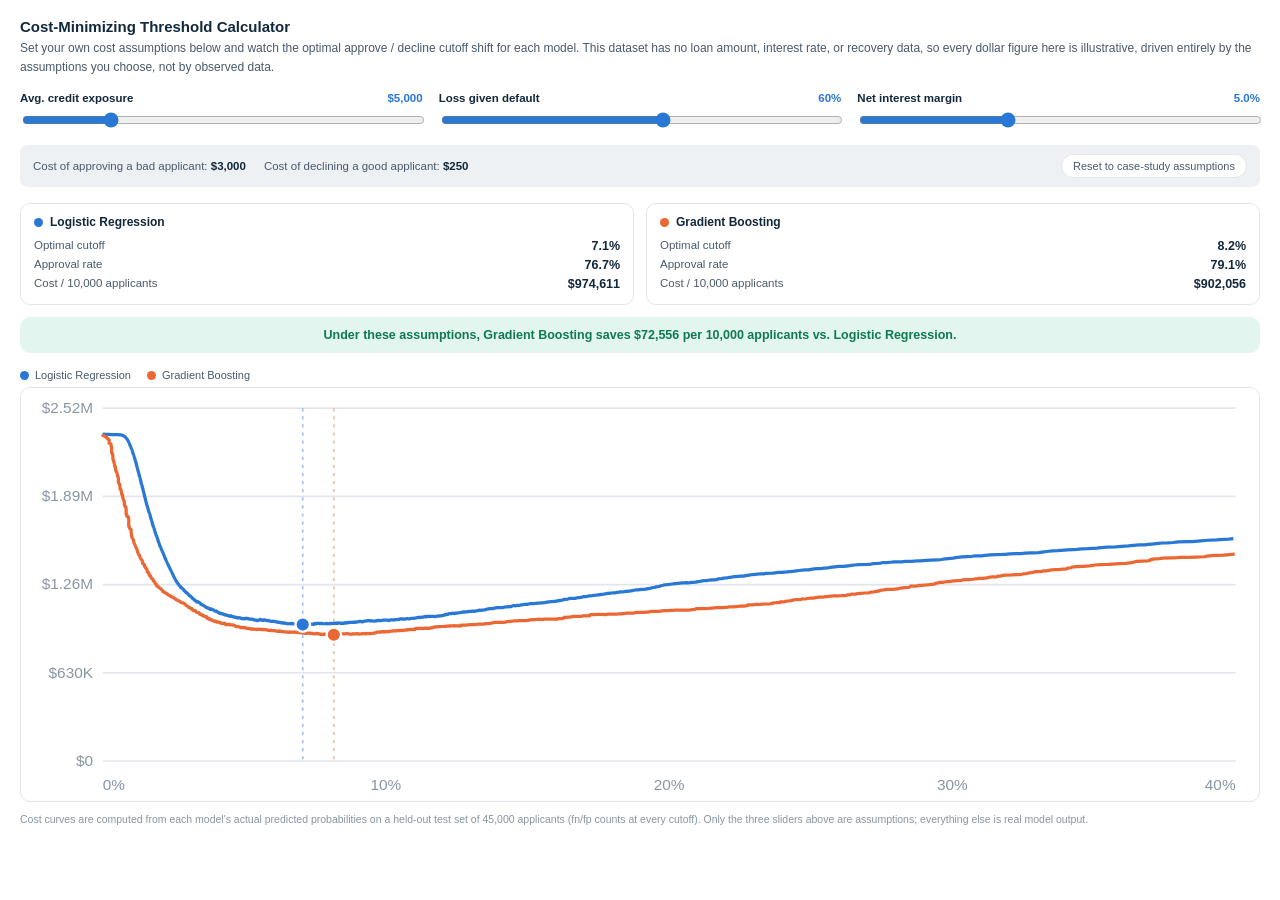
<file: assets/credit_threshold_calculator.html>
<!DOCTYPE html>
<html lang="en">
<head>
<meta charset="UTF-8">
<meta name="viewport" content="width=device-width, initial-scale=1.0">
<title>Cost-Minimizing Threshold Calculator</title>
<style>
  :root{
    --bg:#f7f8fa; --surface-1:#ffffff; --surface-2:#eef1f4;
    --text-primary:#12283b; --text-secondary:#4a5a6c; --text-muted:#8895a3;
    --border:#e2e6ec; --blue:#2a78d6; --orange:#eb6834; --aqua:#1baf7a;
  }
  *{box-sizing:border-box;}
  html,body{margin:0;padding:0;background:var(--surface-1);color:var(--text-primary);
    font-family:-apple-system,BlinkMacSystemFont,"Segoe UI",Roboto,Helvetica,Arial,sans-serif;
    -webkit-font-smoothing:antialiased;}
  .wrap{padding:18px 20px 22px;}
  h2{font-size:15px;margin:0 0 4px;font-weight:700;}
  .sub{font-size:12px;color:var(--text-secondary);margin:0 0 16px;line-height:1.55;}
  .controls{display:grid;grid-template-columns:repeat(3,1fr);gap:16px;margin-bottom:2px;}
  .ctrl label{display:flex;justify-content:space-between;font-size:11.5px;font-weight:600;color:var(--text-primary);margin-bottom:5px;}
  .ctrl .val{color:var(--blue);font-weight:700;}
  input[type=range]{width:100%;accent-color:var(--blue);height:18px;}
  .derived{display:flex;gap:18px;flex-wrap:wrap;align-items:center;font-size:11.5px;color:var(--text-secondary);
    margin:12px 0 16px;padding:9px 13px;background:var(--surface-2);border-radius:8px;}
  .derived b{color:var(--text-primary);}
  .reset-btn{font-size:11px;border:1px solid var(--border);background:var(--surface-1);color:var(--text-secondary);
    padding:5px 11px;border-radius:20px;cursor:pointer;margin-left:auto;}
  .reset-btn:hover{border-color:var(--blue);color:var(--blue);}
  .results{display:grid;grid-template-columns:1fr 1fr;gap:12px;margin-bottom:12px;}
  .rcard{border:1px solid var(--border);border-radius:10px;padding:11px 13px;background:var(--surface-1);}
  .rcard .rhead{display:flex;align-items:center;gap:7px;font-size:12px;font-weight:700;margin-bottom:7px;}
  .dot{width:9px;height:9px;border-radius:50%;display:inline-block;flex-shrink:0;}
  .rrow{display:flex;justify-content:space-between;gap:8px;font-size:11.5px;color:var(--text-secondary);padding:2.5px 0;}
  .rrow b{color:var(--text-primary);font-size:12.5px;}
  .savings{border-radius:10px;padding:11px 16px;font-size:12.5px;text-align:center;margin-bottom:16px;font-weight:600;
    background:var(--surface-2);color:var(--text-secondary);}
  .legend{display:flex;gap:16px;font-size:11px;color:var(--text-secondary);margin-bottom:6px;}
  .legend span{display:inline-flex;align-items:center;gap:6px;}
  .chart-wrap{position:relative;border:1px solid var(--border);border-radius:10px;background:var(--surface-1);padding:4px;}
  svg{width:100%;height:auto;display:block;cursor:crosshair;}
  .tooltip{position:absolute;pointer-events:none;background:var(--text-primary);color:#fff;font-size:10.5px;
    padding:6px 9px;border-radius:6px;line-height:1.55;opacity:0;transform:translate(-50%,-112%);
    transition:opacity .1s;white-space:nowrap;z-index:2;}
  .foot{font-size:10.5px;color:var(--text-muted);margin-top:10px;line-height:1.5;}
  @media (max-width:560px){
    .controls{grid-template-columns:1fr;gap:14px;}
    .results{grid-template-columns:1fr;}
    .derived{flex-direction:column;align-items:flex-start;gap:6px;}
    .reset-btn{margin-left:0;}
  }
</style>
</head>
<body>
<div class="wrap">
  <h2>Cost-Minimizing Threshold Calculator</h2>
  <p class="sub">Set your own cost assumptions below and watch the optimal approve / decline cutoff shift for each model. This dataset has no loan amount, interest rate, or recovery data, so every dollar figure here is illustrative, driven entirely by the assumptions you choose, not by observed data.</p>

  <div class="controls">
    <div class="ctrl">
      <label>Avg. credit exposure <span class="val" id="valExposure">$5,000</span></label>
      <input type="range" id="exposure" min="1000" max="20000" step="250" value="5000">
    </div>
    <div class="ctrl">
      <label>Loss given default <span class="val" id="valLGD">60%</span></label>
      <input type="range" id="lgd" min="10" max="100" step="1" value="60">
    </div>
    <div class="ctrl">
      <label>Net interest margin <span class="val" id="valNIM">5.0%</span></label>
      <input type="range" id="nim" min="1" max="12" step="0.5" value="5">
    </div>
  </div>

  <div class="derived">
    <span>Cost of approving a bad applicant: <b id="costFN">$3,000</b></span>
    <span>Cost of declining a good applicant: <b id="costFP">$250</b></span>
    <button class="reset-btn" id="resetBtn" type="button">Reset to case-study assumptions</button>
  </div>

  <div class="results">
    <div class="rcard">
      <div class="rhead"><span class="dot" style="background:#2a78d6"></span>Logistic Regression</div>
      <div class="rrow"><span>Optimal cutoff</span><b id="lrThresh">-</b></div>
      <div class="rrow"><span>Approval rate</span><b id="lrAppr">-</b></div>
      <div class="rrow"><span>Cost / 10,000 applicants</span><b id="lrCost">-</b></div>
    </div>
    <div class="rcard">
      <div class="rhead"><span class="dot" style="background:#eb6834"></span>Gradient Boosting</div>
      <div class="rrow"><span>Optimal cutoff</span><b id="gbThresh">-</b></div>
      <div class="rrow"><span>Approval rate</span><b id="gbAppr">-</b></div>
      <div class="rrow"><span>Cost / 10,000 applicants</span><b id="gbCost">-</b></div>
    </div>
  </div>

  <div class="savings" id="savingsBox"></div>

  <div class="legend">
    <span><span class="dot" style="background:#2a78d6"></span>Logistic Regression</span>
    <span><span class="dot" style="background:#eb6834"></span>Gradient Boosting</span>
  </div>
  <div class="chart-wrap">
    <svg id="chart" viewBox="0 0 760 250" preserveAspectRatio="none">
      <g id="staticLayer"></g>
      <g id="hoverLayer" style="opacity:0">
        <line id="crossLine" x1="0" y1="10" x2="0" y2="222" stroke="#8895a3" stroke-width="1" stroke-dasharray="3,3"></line>
        <circle id="dotLR" r="4" fill="#2a78d6" stroke="#fff" stroke-width="1.5"></circle>
        <circle id="dotGB" r="4" fill="#eb6834" stroke="#fff" stroke-width="1.5"></circle>
      </g>
    </svg>
    <div class="tooltip" id="tooltip"></div>
  </div>
  <p class="foot">Cost curves are computed from each model's actual predicted probabilities on a held-out test set of 45,000 applicants (fn/fp counts at every cutoff). Only the three sliders above are assumptions; everything else is real model output.</p>
</div>

<script>
const DATA = {"logreg":[[0.0,0,41992],[0.00023,1,41983],[0.00125,1,41973],[0.00221,1,41963],[0.00325,1,41953],[0.00439,1,41943],[0.00529,1,41933],[0.00576,1,41923],[0.00603,1,41913],[0.00637,1,41903],[0.00657,1,41893],[0.00665,1,41883],[0.00678,1,41873],[0.00687,1,41863],[0.00696,1,41853],[0.00706,1,41843],[0.00709,1,41833],[0.00716,1,41823],[0.00721,1,41813],[0.00729,1,41803],[0.00737,1,41793],[0.0074,1,41783],[0.00746,1,41773],[0.0075,1,41763],[0.00756,1,41753],[0.0076,1,41743],[0.00762,1,41733],[0.00767,1,41723],[0.00769,1,41713],[0.00771,1,41703],[0.00775,2,41694],[0.00778,2,41684],[0.00782,2,41674],[0.00783,2,41664],[0.00787,2,41654],[0.00788,2,41644],[0.00791,2,41634],[0.00793,2,41624],[0.00796,2,41614],[0.00798,2,41604],[0.00801,2,41594],[0.00804,2,41584],[0.00805,2,41574],[0.00809,2,41564],[0.00812,2,41554],[0.00815,2,41544],[0.00817,2,41534],[0.00819,2,41524],[0.00822,2,41514],[0.00823,2,41504],[0.00825,2,41494],[0.00827,2,41484],[0.00829,2,41474],[0.00831,3,41465],[0.00835,3,41455],[0.00836,3,41445],[0.00838,3,41435],[0.00839,3,41425],[0.00841,3,41415],[0.00845,3,41405],[0.00847,3,41395],[0.0085,3,41385],[0.00851,3,41375],[0.00853,3,41365],[0.00855,4,41356],[0.00857,4,41346],[0.00859,4,41336],[0.0086,4,41326],[0.00862,4,41316],[0.00864,4,41306],[0.00865,4,41296],[0.00867,4,41286],[0.00869,4,41276],[0.0087,4,41266],[0.00872,4,41256],[0.00874,4,41246],[0.00876,4,41236],[0.00877,4,41226],[0.00879,4,41216],[0.0088,4,41206],[0.00882,4,41196],[0.00883,4,41186],[0.00884,4,41176],[0.00886,4,41166],[0.00887,4,41156],[0.00889,4,41146],[0.0089,4,41136],[0.00892,4,41126],[0.00893,4,41116],[0.00895,4,41106],[0.00897,4,41096],[0.00899,4,41086],[0.00901,4,41076],[0.00902,4,41066],[0.00904,4,41056],[0.00905,4,41046],[0.00907,4,41036],[0.00908,4,41026],[0.00909,4,41016],[0.0091,4,41006],[0.0091,5,40997],[0.00912,5,40987],[0.00913,5,40977],[0.00914,5,40967],[0.00914,5,40957],[0.00915,5,40947],[0.00916,5,40937],[0.00917,5,40927],[0.00918,5,40917],[0.0092,5,40907],[0.00921,5,40897],[0.00922,5,40887],[0.00923,5,40877],[0.00924,5,40867],[0.00925,5,40857],[0.00927,6,40848],[0.00927,6,40838],[0.00929,6,40828],[0.00931,6,40818],[0.00932,6,40808],[0.00933,6,40798],[0.00934,6,40788],[0.00935,6,40778],[0.00936,6,40768],[0.00937,6,40758],[0.00938,6,40748],[0.00939,6,40738],[0.00941,6,40728],[0.00942,6,40718],[0.00943,6,40708],[0.00945,6,40698],[0.00946,6,40688],[0.00948,6,40678],[0.00949,6,40668],[0.0095,6,40658],[0.00951,6,40648],[0.00951,6,40638],[0.00953,6,40628],[0.00954,6,40618],[0.00955,6,40608],[0.00956,6,40598],[0.00957,6,40588],[0.00957,6,40578],[0.00959,6,40568],[0.0096,6,40558],[0.00962,6,40548],[0.00963,6,40538],[0.00964,6,40528],[0.00965,6,40518],[0.00966,6,40508],[0.00966,6,40498],[0.00967,6,40488],[0.00968,6,40478],[0.0097,6,40468],[0.00971,7,40459],[0.00972,7,40449],[0.00973,7,40439],[0.00974,7,40429],[0.00976,7,40419],[0.00977,7,40409],[0.00978,7,40399],[0.00979,7,40389],[0.0098,7,40379],[0.00981,7,40369],[0.00983,7,40359],[0.00983,7,40349],[0.00984,7,40339],[0.00985,7,40329],[0.00987,7,40319],[0.00988,7,40309],[0.00989,7,40299],[0.00991,7,40289],[0.00992,7,40279],[0.00993,7,40269],[0.00994,7,40259],[0.00995,7,40249],[0.00996,7,40239],[0.00997,7,40229],[0.00998,7,40219],[0.00999,7,40209],[0.01,7,40199],[0.01001,7,40189],[0.01002,7,40179],[0.01003,7,40169],[0.01004,7,40159],[0.01005,7,40149],[0.01006,7,40139],[0.01007,7,40129],[0.01008,7,40119],[0.01009,7,40109],[0.0101,7,40099],[0.01011,7,40089],[0.01014,7,40079],[0.01014,7,40069],[0.01015,7,40059],[0.01016,7,40049],[0.01017,7,40039],[0.01018,7,40029],[0.01019,7,40019],[0.0102,7,40009],[0.01021,7,39999],[0.01022,7,39989],[0.01023,8,39980],[0.01024,8,39970],[0.01025,8,39960],[0.01026,8,39950],[0.01027,8,39940],[0.01029,8,39930],[0.01029,8,39920],[0.0103,8,39910],[0.01031,8,39900],[0.01032,8,39890],[0.01033,8,39880],[0.01034,8,39870],[0.01036,8,39860],[0.01036,8,39850],[0.01036,8,39840],[0.01037,8,39830],[0.01038,8,39820],[0.01039,8,39810],[0.01039,8,39800],[0.0104,8,39790],[0.01041,8,39780],[0.01042,8,39770],[0.01043,8,39760],[0.01044,8,39750],[0.01044,8,39740],[0.01045,8,39730],[0.01046,8,39720],[0.01047,8,39710],[0.01048,8,39700],[0.01049,8,39690],[0.01049,8,39680],[0.0105,8,39670],[0.01051,8,39660],[0.01052,8,39650],[0.01053,8,39640],[0.01054,8,39630],[0.01055,8,39620],[0.01056,9,39611],[0.01057,9,39601],[0.01058,9,39591],[0.01058,9,39581],[0.01059,9,39571],[0.0106,9,39561],[0.01061,9,39551],[0.01062,9,39541],[0.01063,9,39531],[0.01064,9,39521],[0.01064,9,39511],[0.01065,9,39501],[0.01066,9,39491],[0.01066,9,39481],[0.01067,9,39471],[0.01068,10,39462],[0.01069,10,39452],[0.0107,10,39442],[0.0107,10,39432],[0.01071,10,39422],[0.01072,10,39412],[0.01072,10,39402],[0.01074,10,39392],[0.01074,10,39382],[0.01076,10,39372],[0.01076,10,39362],[0.01077,10,39352],[0.01078,10,39342],[0.01079,10,39332],[0.01079,10,39322],[0.0108,12,39314],[0.01081,13,39305],[0.01082,13,39295],[0.01083,13,39285],[0.01084,14,39276],[0.01085,14,39266],[0.01086,14,39256],[0.01086,14,39246],[0.01087,14,39236],[0.01088,14,39226],[0.01088,14,39216],[0.01089,14,39206],[0.0109,14,39196],[0.0109,14,39186],[0.01091,14,39176],[0.01091,14,39166],[0.01092,14,39156],[0.01093,14,39146],[0.01094,14,39136],[0.01095,14,39126],[0.01095,14,39116],[0.01097,14,39106],[0.01098,14,39096],[0.01098,14,39086],[0.01099,14,39076],[0.011,14,39066],[0.01101,14,39056],[0.01101,14,39046],[0.01102,14,39036],[0.01103,14,39026],[0.01104,14,39016],[0.01105,14,39006],[0.01106,14,38996],[0.01107,14,38986],[0.01107,14,38976],[0.01108,14,38966],[0.01108,15,38957],[0.01109,15,38947],[0.0111,15,38937],[0.0111,15,38927],[0.01111,15,38917],[0.01112,15,38907],[0.01113,15,38897],[0.01114,15,38887],[0.01115,15,38877],[0.01115,15,38867],[0.01116,15,38857],[0.01117,15,38847],[0.01117,15,38837],[0.01118,15,38827],[0.01119,16,38818],[0.0112,16,38808],[0.01121,16,38798],[0.01122,16,38788],[0.01123,16,38778],[0.01124,16,38768],[0.01125,16,38758],[0.01126,16,38748],[0.01126,16,38738],[0.01127,16,38728],[0.01128,16,38718],[0.01128,16,38708],[0.01129,16,38698],[0.01129,16,38688],[0.0113,16,38678],[0.01131,16,38668],[0.01131,16,38658],[0.01132,16,38648],[0.01133,16,38638],[0.01133,16,38628],[0.01134,16,38618],[0.01135,16,38608],[0.01137,16,38598],[0.01137,16,38588],[0.01138,16,38578],[0.01139,16,38568],[0.0114,16,38558],[0.0114,16,38548],[0.01141,17,38539],[0.01143,18,38530],[0.01143,18,38520],[0.01144,18,38510],[0.01145,18,38500],[0.01146,18,38490],[0.01148,19,38481],[0.01148,19,38471],[0.01149,19,38461],[0.0115,19,38451],[0.0115,19,38441],[0.01151,19,38431],[0.01151,19,38421],[0.01152,19,38411],[0.01153,19,38401],[0.01153,19,38391],[0.01154,19,38381],[0.01155,19,38371],[0.01155,19,38361],[0.01156,19,38351],[0.01157,20,38342],[0.01157,20,38332],[0.01158,20,38322],[0.01159,20,38312],[0.01159,20,38302],[0.0116,20,38292],[0.0116,20,38282],[0.01161,20,38272],[0.01161,20,38262],[0.01163,20,38252],[0.01163,20,38242],[0.01164,20,38232],[0.01165,20,38222],[0.01165,20,38212],[0.01166,20,38202],[0.01167,20,38192],[0.01167,20,38182],[0.01168,20,38172],[0.01168,20,38162],[0.0117,20,38152],[0.0117,20,38142],[0.01171,21,38133],[0.01172,21,38123],[0.01172,21,38113],[0.01173,22,38104],[0.01174,22,38094],[0.01175,22,38084],[0.01175,22,38074],[0.01175,22,38064],[0.01176,22,38054],[0.01177,22,38044],[0.01178,22,38034],[0.01179,22,38024],[0.0118,22,38014],[0.0118,22,38004],[0.01182,22,37994],[0.01182,22,37984],[0.01183,22,37974],[0.01183,22,37964],[0.01184,22,37954],[0.01185,22,37944],[0.01185,22,37934],[0.01186,22,37924],[0.01186,22,37914],[0.01187,22,37904],[0.01187,22,37894],[0.01188,22,37884],[0.01189,22,37874],[0.0119,22,37864],[0.0119,22,37854],[0.01191,23,37845],[0.01192,23,37835],[0.01192,23,37825],[0.01193,23,37815],[0.01194,23,37805],[0.01195,23,37795],[0.01195,23,37785],[0.01196,23,37775],[0.01197,23,37765],[0.01197,23,37755],[0.01197,23,37745],[0.01198,24,37736],[0.01199,24,37726],[0.012,24,37716],[0.012,24,37706],[0.01201,24,37696],[0.01201,24,37686],[0.01202,24,37676],[0.01203,24,37666],[0.01203,24,37656],[0.01204,24,37646],[0.01204,24,37636],[0.01205,24,37626],[0.01206,24,37616],[0.01207,24,37606],[0.01207,24,37596],[0.01208,24,37586],[0.01209,24,37576],[0.01209,25,37567],[0.0121,25,37557],[0.01211,25,37547],[0.01212,25,37537],[0.01212,25,37527],[0.01213,25,37517],[0.01213,25,37507],[0.01214,25,37497],[0.01214,25,37487],[0.01215,25,37477],[0.01216,25,37467],[0.01217,25,37457],[0.01218,25,37447],[0.01218,25,37437],[0.01219,25,37427],[0.0122,25,37417],[0.0122,25,37407],[0.0122,25,37397],[0.01221,25,37387],[0.01222,25,37377],[0.01222,25,37367],[0.01223,25,37357],[0.01223,25,37347],[0.01224,25,37337],[0.01225,25,37327],[0.01225,25,37317],[0.01226,25,37307],[0.01227,25,37297],[0.01227,25,37287],[0.01228,25,37277],[0.01229,26,37268],[0.0123,26,37258],[0.0123,26,37248],[0.01231,26,37238],[0.01231,26,37228],[0.01232,26,37218],[0.01233,27,37209],[0.01233,27,37199],[0.01234,27,37189],[0.01234,27,37179],[0.01235,27,37169],[0.01236,27,37159],[0.01237,27,37149],[0.01237,27,37139],[0.01238,27,37129],[0.01238,27,37119],[0.01239,27,37109],[0.01239,27,37099],[0.0124,27,37089],[0.01241,27,37079],[0.01241,27,37069],[0.01242,27,37059],[0.01242,27,37049],[0.01243,27,37039],[0.01243,28,37030],[0.01244,28,37020],[0.01245,28,37010],[0.01246,28,37000],[0.01246,28,36990],[0.01247,28,36980],[0.01248,28,36970],[0.01249,28,36960],[0.01249,28,36950],[0.0125,28,36940],[0.01251,28,36930],[0.01251,28,36920],[0.01252,29,36911],[0.01253,29,36901],[0.01253,29,36891],[0.01254,29,36881],[0.01254,29,36871],[0.01255,29,36861],[0.01256,29,36851],[0.01256,29,36841],[0.01257,29,36831],[0.01257,29,36821],[0.01258,30,36812],[0.01258,30,36802],[0.01259,30,36792],[0.0126,30,36782],[0.0126,30,36772],[0.01261,32,36764],[0.01262,32,36754],[0.01262,32,36744],[0.01263,32,36734],[0.01264,32,36724],[0.01264,32,36714],[0.01265,32,36704],[0.01266,32,36694],[0.01266,32,36684],[0.01267,32,36674],[0.01268,32,36664],[0.01269,32,36654],[0.01269,32,36644],[0.0127,32,36634],[0.01271,33,36625],[0.01272,33,36615],[0.01272,33,36605],[0.01273,33,36595],[0.01274,33,36585],[0.01274,33,36575],[0.01275,33,36565],[0.01276,33,36555],[0.01277,33,36545],[0.01277,33,36535],[0.01278,33,36525],[0.01279,33,36515],[0.01279,33,36505],[0.0128,33,36495],[0.0128,33,36485],[0.01281,33,36475],[0.01281,33,36465],[0.01282,33,36455],[0.01282,33,36445],[0.01283,33,36435],[0.01283,33,36425],[0.01284,33,36415],[0.01285,33,36405],[0.01286,33,36395],[0.01286,33,36385],[0.01287,33,36375],[0.01288,33,36365],[0.01289,33,36355],[0.0129,33,36345],[0.0129,33,36335],[0.01291,33,36325],[0.01292,33,36315],[0.01293,33,36305],[0.01293,33,36295],[0.01294,33,36285],[0.01295,33,36275],[0.01295,33,36265],[0.01296,33,36255],[0.01297,33,36245],[0.01298,33,36235],[0.01299,34,36226],[0.01299,34,36216],[0.01299,34,36206],[0.013,34,36196],[0.01301,35,36187],[0.01301,35,36177],[0.01302,35,36167],[0.01303,36,36158],[0.01304,36,36148],[0.01304,36,36138],[0.01305,36,36128],[0.01306,36,36118],[0.01306,36,36108],[0.01307,36,36098],[0.01307,36,36088],[0.01308,36,36078],[0.01308,36,36068],[0.01309,36,36058],[0.0131,36,36048],[0.0131,36,36038],[0.01311,36,36028],[0.01312,36,36018],[0.01312,36,36008],[0.01313,36,35998],[0.01313,36,35988],[0.01314,36,35978],[0.01315,36,35968],[0.01316,36,35958],[0.01316,36,35948],[0.01317,36,35938],[0.01317,36,35928],[0.01318,36,35918],[0.01319,36,35908],[0.0132,36,35898],[0.01321,36,35888],[0.01322,36,35878],[0.01323,36,35868],[0.01324,36,35858],[0.01325,36,35848],[0.01325,36,35838],[0.01326,36,35828],[0.01327,36,35818],[0.01327,36,35808],[0.01328,36,35798],[0.01328,36,35788],[0.01329,36,35778],[0.0133,36,35768],[0.01331,37,35759],[0.01331,37,35749],[0.01332,37,35739],[0.01332,37,35729],[0.01333,37,35719],[0.01334,37,35709],[0.01334,37,35699],[0.01335,37,35689],[0.01336,37,35679],[0.01337,37,35669],[0.01337,37,35659],[0.01338,37,35649],[0.01339,37,35639],[0.0134,37,35629],[0.0134,37,35619],[0.01341,37,35609],[0.01341,37,35599],[0.01342,37,35589],[0.01342,37,35579],[0.01343,37,35569],[0.01343,37,35559],[0.01344,37,35549],[0.01344,37,35539],[0.01345,38,35530],[0.01346,38,35520],[0.01346,38,35510],[0.01347,38,35500],[0.01347,38,35490],[0.01348,38,35480],[0.01348,38,35470],[0.01349,38,35460],[0.01349,38,35450],[0.0135,38,35440],[0.01351,38,35430],[0.01351,38,35420],[0.01352,38,35410],[0.01352,38,35400],[0.01353,38,35390],[0.01353,38,35380],[0.01354,38,35370],[0.01354,38,35360],[0.01355,38,35350],[0.01356,38,35340],[0.01356,38,35330],[0.01357,38,35320],[0.01358,38,35310],[0.01359,38,35300],[0.0136,38,35290],[0.0136,38,35280],[0.01361,38,35270],[0.01362,38,35260],[0.01362,38,35250],[0.01363,38,35240],[0.01363,38,35230],[0.01364,38,35220],[0.01364,38,35210],[0.01365,38,35200],[0.01366,38,35190],[0.01367,38,35180],[0.01367,38,35170],[0.01368,39,35161],[0.01368,39,35151],[0.01369,39,35141],[0.0137,40,35132],[0.0137,40,35122],[0.01371,40,35112],[0.01372,40,35102],[0.01372,40,35092],[0.01373,40,35082],[0.01374,40,35072],[0.01374,40,35062],[0.01375,40,35052],[0.01376,40,35042],[0.01376,40,35032],[0.01377,40,35022],[0.01378,40,35012],[0.01378,40,35002],[0.01379,40,34992],[0.01379,41,34983],[0.0138,42,34974],[0.01381,42,34964],[0.01381,43,34955],[0.01382,43,34945],[0.01383,43,34935],[0.01384,43,34925],[0.01384,44,34916],[0.01386,44,34906],[0.01386,44,34896],[0.01387,44,34886],[0.01387,44,34876],[0.01388,44,34866],[0.01388,44,34856],[0.01389,44,34846],[0.01389,44,34836],[0.0139,44,34826],[0.01391,44,34816],[0.01392,44,34806],[0.01392,45,34797],[0.01393,45,34787],[0.01394,45,34777],[0.01395,45,34767],[0.01395,45,34757],[0.01396,45,34747],[0.01397,46,34738],[0.01397,46,34728],[0.01398,46,34718],[0.01399,46,34708],[0.014,46,34698],[0.014,46,34688],[0.01401,46,34678],[0.01402,46,34668],[0.01403,46,34658],[0.01403,46,34648],[0.01404,46,34638],[0.01405,46,34628],[0.01405,46,34618],[0.01406,46,34608],[0.01406,46,34598],[0.01407,46,34588],[0.01408,47,34579],[0.01408,47,34569],[0.01409,47,34559],[0.0141,47,34549],[0.0141,47,34539],[0.01411,47,34529],[0.01411,47,34519],[0.01412,47,34509],[0.01413,47,34499],[0.01413,47,34489],[0.01413,47,34479],[0.01414,47,34469],[0.01415,47,34459],[0.01416,47,34449],[0.01417,47,34439],[0.01417,47,34429],[0.01418,47,34419],[0.01418,47,34409],[0.01419,47,34399],[0.0142,47,34389],[0.0142,47,34379],[0.01421,47,34369],[0.01422,47,34359],[0.01422,47,34349],[0.01422,47,34339],[0.01423,47,34329],[0.01423,47,34319],[0.01424,47,34309],[0.01425,47,34299],[0.01426,47,34289],[0.01426,47,34279],[0.01427,47,34269],[0.01428,47,34259],[0.01429,47,34249],[0.01429,47,34239],[0.0143,47,34229],[0.01431,47,34219],[0.01431,47,34209],[0.01431,47,34199],[0.01432,47,34189],[0.01432,47,34179],[0.01434,47,34169],[0.01434,47,34159],[0.01435,47,34149],[0.01435,47,34139],[0.01436,47,34129],[0.01437,47,34119],[0.01438,47,34109],[0.01438,47,34099],[0.01438,47,34089],[0.01439,47,34079],[0.0144,47,34069],[0.0144,47,34059],[0.01441,47,34049],[0.01442,47,34039],[0.01442,47,34029],[0.01443,47,34019],[0.01444,47,34009],[0.01445,47,33999],[0.01445,47,33989],[0.01446,47,33979],[0.01446,48,33970],[0.01447,48,33960],[0.01449,48,33950],[0.01449,48,33940],[0.0145,48,33930],[0.01451,48,33920],[0.01452,48,33910],[0.01453,48,33900],[0.01453,48,33890],[0.01454,48,33880],[0.01454,48,33870],[0.01455,48,33860],[0.01456,48,33850],[0.01456,48,33840],[0.01457,48,33830],[0.01457,48,33820],[0.01458,48,33810],[0.01458,48,33800],[0.01459,48,33790],[0.01459,48,33780],[0.0146,48,33770],[0.01461,48,33760],[0.01461,48,33750],[0.01462,48,33740],[0.01462,48,33730],[0.01463,48,33720],[0.01464,48,33710],[0.01465,48,33700],[0.01465,48,33690],[0.01465,48,33680],[0.01466,48,33670],[0.01467,48,33660],[0.01467,48,33650],[0.01468,48,33640],[0.01469,48,33630],[0.01469,48,33620],[0.0147,48,33610],[0.01471,48,33600],[0.01472,48,33590],[0.01472,48,33580],[0.01473,48,33570],[0.01474,48,33560],[0.01474,48,33550],[0.01475,48,33540],[0.01475,48,33530],[0.01476,48,33520],[0.01477,48,33510],[0.01478,48,33500],[0.01478,48,33490],[0.01479,48,33480],[0.01479,48,33470],[0.0148,48,33460],[0.0148,48,33450],[0.01481,48,33440],[0.01482,48,33430],[0.01483,48,33420],[0.01483,48,33410],[0.01484,48,33400],[0.01485,48,33390],[0.01485,48,33380],[0.01486,48,33370],[0.01487,49,33361],[0.01488,49,33351],[0.01488,49,33341],[0.01489,49,33331],[0.01489,49,33321],[0.01489,49,33311],[0.0149,49,33301],[0.01491,49,33291],[0.01492,49,33281],[0.01493,49,33271],[0.01493,49,33261],[0.01494,49,33251],[0.01494,49,33241],[0.01495,49,33231],[0.01495,49,33221],[0.01496,49,33211],[0.01497,49,33201],[0.01498,49,33191],[0.01498,50,33182],[0.01499,50,33172],[0.015,50,33162],[0.015,50,33152],[0.01501,50,33142],[0.01502,50,33132],[0.01502,50,33122],[0.01503,50,33112],[0.01504,51,33103],[0.01504,51,33093],[0.01505,51,33083],[0.01506,51,33073],[0.01506,51,33063],[0.01507,51,33053],[0.01507,52,33044],[0.01508,52,33034],[0.01508,53,33025],[0.01509,53,33015],[0.01509,53,33005],[0.0151,53,32995],[0.0151,53,32985],[0.01511,53,32975],[0.01511,53,32965],[0.01512,53,32955],[0.01512,53,32945],[0.01513,53,32935],[0.01513,53,32925],[0.01514,53,32915],[0.01515,53,32905],[0.01515,53,32895],[0.01516,53,32885],[0.01516,53,32875],[0.01517,53,32865],[0.01518,53,32855],[0.01518,53,32845],[0.01519,53,32835],[0.01519,53,32825],[0.0152,53,32815],[0.01521,53,32805],[0.01521,53,32795],[0.01522,53,32785],[0.01523,53,32775],[0.01524,53,32765],[0.01524,53,32755],[0.01525,53,32745],[0.01526,53,32735],[0.01526,53,32725],[0.01527,53,32715],[0.01528,53,32705],[0.01528,53,32695],[0.01529,53,32685],[0.0153,53,32675],[0.0153,53,32665],[0.01531,53,32655],[0.01532,53,32645],[0.01532,53,32635],[0.01533,53,32625],[0.01533,53,32615],[0.01534,53,32605],[0.01534,53,32595],[0.01535,53,32585],[0.01536,54,32576],[0.01537,54,32566],[0.01538,54,32556],[0.01538,54,32546],[0.01539,54,32536],[0.01539,54,32526],[0.0154,54,32516],[0.01541,55,32507],[0.01542,55,32497],[0.01542,55,32487],[0.01543,55,32477],[0.01544,55,32467],[0.01545,55,32457],[0.01545,55,32447],[0.01546,55,32437],[0.01547,55,32427],[0.01547,56,32418],[0.01548,56,32408],[0.01549,56,32398],[0.01549,56,32388],[0.0155,56,32378],[0.01551,56,32368],[0.01551,56,32358],[0.01552,56,32348],[0.01552,56,32338],[0.01553,56,32328],[0.01554,57,32319],[0.01554,57,32309],[0.01555,57,32299],[0.01556,57,32289],[0.01557,57,32279],[0.01558,57,32269],[0.01558,57,32259],[0.01559,57,32249],[0.01559,57,32239],[0.0156,57,32229],[0.01561,57,32219],[0.01562,57,32209],[0.01563,57,32199],[0.01563,57,32189],[0.01564,57,32179],[0.01564,57,32169],[0.01565,57,32159],[0.01565,59,32151],[0.01566,59,32141],[0.01566,59,32131],[0.01567,59,32121],[0.01567,59,32111],[0.01568,59,32101],[0.01569,59,32091],[0.0157,59,32081],[0.01571,59,32071],[0.01572,59,32061],[0.01573,59,32051],[0.01573,59,32041],[0.01574,59,32031],[0.01575,59,32021],[0.01575,59,32011],[0.01576,59,32001],[0.01576,60,31992],[0.01577,60,31982],[0.01578,61,31973],[0.01579,61,31963],[0.0158,61,31953],[0.0158,61,31943],[0.01581,61,31933],[0.01582,61,31923],[0.01582,61,31913],[0.01583,61,31903],[0.01584,61,31893],[0.01584,61,31883],[0.01585,61,31873],[0.01586,61,31863],[0.01587,61,31853],[0.01587,61,31843],[0.01588,61,31833],[0.01589,61,31823],[0.0159,61,31813],[0.01591,61,31803],[0.01592,61,31793],[0.01593,61,31783],[0.01593,61,31773],[0.01594,61,31763],[0.01595,62,31754],[0.01596,62,31744],[0.01596,62,31734],[0.01597,62,31724],[0.01597,62,31714],[0.01598,62,31704],[0.01599,62,31694],[0.01599,64,31686],[0.016,64,31676],[0.01601,64,31666],[0.01601,64,31656],[0.01602,64,31646],[0.01603,64,31636],[0.01604,64,31626],[0.01604,64,31616],[0.01605,64,31606],[0.01606,64,31596],[0.01606,65,31587],[0.01607,65,31577],[0.01608,65,31567],[0.01608,65,31557],[0.01609,65,31547],[0.0161,65,31537],[0.0161,65,31527],[0.01611,65,31517],[0.01612,65,31507],[0.01613,65,31497],[0.01613,65,31487],[0.01614,66,31478],[0.01614,66,31468],[0.01615,66,31458],[0.01616,66,31448],[0.01617,66,31438],[0.01617,66,31428],[0.01618,66,31418],[0.01619,66,31408],[0.0162,66,31398],[0.01621,66,31388],[0.01622,66,31378],[0.01622,66,31368],[0.01623,66,31358],[0.01623,66,31348],[0.01624,66,31338],[0.01625,66,31328],[0.01626,66,31318],[0.01626,66,31308],[0.01627,66,31298],[0.01628,66,31288],[0.01628,67,31279],[0.01629,67,31269],[0.01629,67,31259],[0.0163,67,31249],[0.01631,67,31239],[0.01631,67,31229],[0.01632,67,31219],[0.01633,67,31209],[0.01633,67,31199],[0.01634,67,31189],[0.01635,67,31179],[0.01636,68,31170],[0.01636,69,31161],[0.01637,69,31151],[0.01638,69,31141],[0.01639,69,31131],[0.01639,69,31121],[0.0164,69,31111],[0.01641,69,31101],[0.01641,70,31092],[0.01642,70,31082],[0.01643,70,31072],[0.01644,70,31062],[0.01645,71,31053],[0.01645,71,31043],[0.01646,71,31033],[0.01647,71,31023],[0.01648,71,31013],[0.01648,71,31003],[0.01649,71,30993],[0.0165,71,30983],[0.0165,72,30974],[0.01651,72,30964],[0.01652,72,30954],[0.01653,72,30944],[0.01653,72,30934],[0.01654,73,30925],[0.01655,73,30915],[0.01655,73,30905],[0.01656,73,30895],[0.01657,73,30885],[0.01658,75,30877],[0.01658,75,30867],[0.0166,75,30857],[0.0166,75,30847],[0.01661,75,30837],[0.01661,75,30827],[0.01662,75,30817],[0.01663,75,30807],[0.01664,75,30797],[0.01665,76,30788],[0.01665,76,30778],[0.01666,76,30768],[0.01667,76,30758],[0.01667,76,30748],[0.01668,76,30738],[0.01669,77,30729],[0.0167,77,30719],[0.0167,77,30709],[0.01671,77,30699],[0.01671,77,30689],[0.01672,77,30679],[0.01673,77,30669],[0.01673,77,30659],[0.01673,77,30649],[0.01674,77,30639],[0.01675,77,30629],[0.01675,77,30619],[0.01676,77,30609],[0.01677,78,30600],[0.01678,78,30590],[0.01678,78,30580],[0.01679,78,30570],[0.0168,78,30560],[0.0168,78,30550],[0.01681,78,30540],[0.01681,78,30530],[0.01681,78,30520],[0.01682,78,30510],[0.01683,78,30500],[0.01684,78,30490],[0.01684,79,30481],[0.01685,79,30471],[0.01685,79,30461],[0.01686,79,30451],[0.01687,79,30441],[0.01688,79,30431],[0.01688,79,30421],[0.01688,79,30411],[0.01689,79,30401],[0.01689,79,30391],[0.0169,79,30381],[0.0169,79,30371],[0.01691,79,30361],[0.01692,79,30351],[0.01693,79,30341],[0.01694,79,30331],[0.01694,79,30321],[0.01695,79,30311],[0.01695,79,30301],[0.01696,79,30291],[0.01697,79,30281],[0.01697,79,30271],[0.01698,79,30261],[0.01699,79,30251],[0.017,80,30242],[0.01701,80,30232],[0.01702,80,30222],[0.01702,80,30212],[0.01702,80,30202],[0.01703,80,30192],[0.01704,80,30182],[0.01705,80,30172],[0.01705,81,30163],[0.01706,81,30153],[0.01707,81,30143],[0.01708,81,30133],[0.01708,81,30123],[0.01709,81,30113],[0.0171,81,30103],[0.01711,81,30093],[0.01712,81,30083],[0.01713,81,30073],[0.01713,81,30063],[0.01715,81,30053],[0.01715,81,30043],[0.01715,82,30034],[0.01716,82,30024],[0.01717,82,30014],[0.01718,82,30004],[0.01718,82,29994],[0.01719,83,29985],[0.0172,83,29975],[0.01721,83,29965],[0.01722,83,29955],[0.01722,83,29945],[0.01723,83,29935],[0.01724,83,29925],[0.01725,83,29915],[0.01726,83,29905],[0.01727,83,29895],[0.01728,83,29885],[0.01728,84,29876],[0.01729,84,29866],[0.0173,85,29857],[0.01731,85,29847],[0.01732,85,29837],[0.01732,85,29827],[0.01733,85,29817],[0.01734,85,29807],[0.01734,85,29797],[0.01735,85,29787],[0.01736,85,29777],[0.01736,86,29768],[0.01737,86,29758],[0.01738,86,29748],[0.01738,86,29738],[0.01739,86,29728],[0.0174,86,29718],[0.0174,86,29708],[0.01741,86,29698],[0.01741,86,29688],[0.01742,86,29678],[0.01743,86,29668],[0.01743,86,29658],[0.01744,86,29648],[0.01745,86,29638],[0.01745,86,29628],[0.01746,86,29618],[0.01747,87,29609],[0.01747,87,29599],[0.01748,87,29589],[0.01748,87,29579],[0.01749,87,29569],[0.0175,87,29559],[0.0175,87,29549],[0.01751,87,29539],[0.01751,87,29529],[0.01752,87,29519],[0.01753,87,29509],[0.01754,87,29499],[0.01754,87,29489],[0.01755,87,29479],[0.01756,87,29469],[0.01756,87,29459],[0.01757,88,29450],[0.01758,88,29440],[0.01759,88,29430],[0.01759,88,29420],[0.0176,88,29410],[0.01761,88,29400],[0.01761,88,29390],[0.01762,88,29380],[0.01763,88,29370],[0.01764,88,29360],[0.01764,88,29350],[0.01765,88,29340],[0.01766,88,29330],[0.01766,88,29320],[0.01767,88,29310],[0.01767,88,29300],[0.01768,88,29290],[0.01769,88,29280],[0.0177,88,29270],[0.0177,88,29260],[0.01771,88,29250],[0.01771,88,29240],[0.01772,88,29230],[0.01773,88,29220],[0.01774,88,29210],[0.01775,88,29200],[0.01776,89,29191],[0.01776,89,29181],[0.01777,89,29171],[0.01778,89,29161],[0.01779,89,29151],[0.01779,90,29142],[0.0178,90,29132],[0.01781,90,29122],[0.01782,90,29112],[0.01783,91,29103],[0.01783,92,29094],[0.01783,92,29084],[0.01784,92,29074],[0.01784,92,29064],[0.01785,92,29054],[0.01786,92,29044],[0.01786,92,29034],[0.01787,92,29024],[0.01788,92,29014],[0.01789,92,29004],[0.0179,92,28994],[0.01791,92,28984],[0.01793,92,28974],[0.01793,92,28964],[0.01794,92,28954],[0.01795,92,28944],[0.01796,92,28934],[0.01797,92,28924],[0.01798,92,28914],[0.01798,92,28904],[0.018,92,28894],[0.01801,92,28884],[0.01801,92,28874],[0.01802,92,28864],[0.01803,93,28855],[0.01804,93,28845],[0.01805,93,28835],[0.01805,93,28825],[0.01806,93,28815],[0.01807,94,28806],[0.01808,94,28796],[0.01808,94,28786],[0.01809,94,28776],[0.0181,94,28766],[0.01811,94,28756],[0.01811,94,28746],[0.01812,94,28736],[0.01813,94,28726],[0.01814,95,28717],[0.01815,95,28707],[0.01816,96,28698],[0.01816,96,28688],[0.01817,96,28678],[0.01818,96,28668],[0.01818,97,28659],[0.01819,97,28649],[0.0182,97,28639],[0.01821,97,28629],[0.01822,97,28619],[0.01823,97,28609],[0.01824,97,28599],[0.01825,97,28589],[0.01825,97,28579],[0.01826,97,28569],[0.01827,97,28559],[0.01828,97,28549],[0.01829,97,28539],[0.0183,97,28529],[0.01831,97,28519],[0.01831,97,28509],[0.01832,97,28499],[0.01833,97,28489],[0.01834,97,28479],[0.01834,97,28469],[0.01835,97,28459],[0.01835,97,28449],[0.01836,97,28439],[0.01837,97,28429],[0.01837,97,28419],[0.01838,97,28409],[0.01838,97,28399],[0.01839,97,28389],[0.01841,97,28379],[0.01841,97,28369],[0.01842,97,28359],[0.01843,97,28349],[0.01843,97,28339],[0.01845,97,28329],[0.01845,97,28319],[0.01846,97,28309],[0.01847,97,28299],[0.01847,97,28289],[0.01849,97,28279],[0.01849,97,28269],[0.0185,97,28259],[0.0185,97,28249],[0.01851,97,28239],[0.01852,98,28230],[0.01853,98,28220],[0.01853,98,28210],[0.01854,98,28200],[0.01855,98,28190],[0.01856,98,28180],[0.01857,98,28170],[0.01858,99,28161],[0.01859,100,28152],[0.01859,100,28142],[0.0186,100,28132],[0.01861,100,28122],[0.01862,100,28112],[0.01862,100,28102],[0.01863,100,28092],[0.01864,100,28082],[0.01865,100,28072],[0.01865,100,28062],[0.01866,100,28052],[0.01866,100,28042],[0.01867,100,28032],[0.01867,100,28022],[0.01868,100,28012],[0.01869,100,28002],[0.01869,100,27992],[0.0187,101,27983],[0.01871,101,27973],[0.01871,101,27963],[0.01872,101,27953],[0.01872,101,27943],[0.01874,101,27933],[0.01874,101,27923],[0.01875,101,27913],[0.01876,102,27904],[0.01876,102,27894],[0.01877,102,27884],[0.01878,102,27874],[0.01879,102,27864],[0.0188,102,27854],[0.0188,102,27844],[0.0188,103,27835],[0.01881,103,27825],[0.01882,103,27815],[0.01883,104,27806],[0.01884,104,27796],[0.01885,104,27786],[0.01886,104,27776],[0.01886,105,27767],[0.01887,105,27757],[0.01888,105,27747],[0.01888,106,27738],[0.01889,106,27728],[0.0189,106,27718],[0.01891,107,27709],[0.01892,108,27700],[0.01892,108,27690],[0.01893,109,27681],[0.01894,109,27671],[0.01895,110,27662],[0.01895,110,27652],[0.01896,110,27642],[0.01897,110,27632],[0.01899,110,27622],[0.01899,110,27612],[0.019,111,27603],[0.01901,111,27593],[0.01901,111,27583],[0.01902,111,27573],[0.01903,111,27563],[0.01903,111,27553],[0.01904,111,27543],[0.01905,111,27533],[0.01906,111,27523],[0.01906,111,27513],[0.01907,111,27503],[0.01908,111,27493],[0.01909,111,27483],[0.01909,111,27473],[0.0191,112,27464],[0.01911,112,27454],[0.01911,114,27446],[0.01912,115,27437],[0.01913,115,27427],[0.01914,115,27417],[0.01915,115,27407],[0.01916,115,27397],[0.01916,115,27387],[0.01917,115,27377],[0.01918,115,27367],[0.01918,115,27357],[0.01919,115,27347],[0.0192,115,27337],[0.0192,115,27327],[0.01921,115,27317],[0.01922,115,27307],[0.01923,115,27297],[0.01923,116,27288],[0.01924,116,27278],[0.01924,116,27268],[0.01925,116,27258],[0.01926,116,27248],[0.01927,116,27238],[0.01928,117,27229],[0.01929,117,27219],[0.01931,117,27209],[0.01931,117,27199],[0.01932,117,27189],[0.01933,119,27181],[0.01934,119,27171],[0.01935,119,27161],[0.01936,119,27151],[0.01937,119,27141],[0.01937,119,27131],[0.01938,119,27121],[0.01939,120,27112],[0.01939,120,27102],[0.0194,120,27092],[0.01941,120,27082],[0.01942,120,27072],[0.01943,120,27062],[0.01944,120,27052],[0.01945,120,27042],[0.01945,120,27032],[0.01946,120,27022],[0.01946,120,27012],[0.01947,120,27002],[0.01948,120,26992],[0.01948,120,26982],[0.01949,120,26972],[0.0195,120,26962],[0.01951,120,26952],[0.01952,120,26942],[0.01952,120,26932],[0.01954,120,26922],[0.01954,120,26912],[0.01955,120,26902],[0.01956,120,26892],[0.01956,120,26882],[0.01957,120,26872],[0.01958,120,26862],[0.01959,120,26852],[0.0196,121,26843],[0.0196,121,26833],[0.01961,122,26824],[0.01961,122,26814],[0.01961,123,26805],[0.01962,123,26795],[0.01963,123,26785],[0.01964,123,26775],[0.01964,123,26765],[0.01965,123,26755],[0.01965,123,26745],[0.01966,123,26735],[0.01967,123,26725],[0.01967,123,26715],[0.01969,123,26705],[0.01969,123,26695],[0.0197,123,26685],[0.01971,123,26675],[0.01972,123,26665],[0.01972,123,26655],[0.01974,123,26645],[0.01974,123,26635],[0.01975,123,26625],[0.01976,123,26615],[0.01977,123,26605],[0.01978,123,26595],[0.01979,124,26586],[0.01979,125,26577],[0.0198,125,26567],[0.01981,125,26557],[0.01982,125,26547],[0.01983,125,26537],[0.01984,125,26527],[0.01985,125,26517],[0.01986,126,26508],[0.01986,126,26498],[0.01987,127,26489],[0.01987,127,26479],[0.01988,127,26469],[0.01989,127,26459],[0.01989,127,26449],[0.01991,127,26439],[0.01991,127,26429],[0.01992,128,26420],[0.01992,128,26410],[0.01993,128,26400],[0.01994,128,26390],[0.01995,128,26380],[0.01996,128,26370],[0.01997,128,26360],[0.01998,128,26350],[0.01999,128,26340],[0.02,128,26330],[0.02,128,26320],[0.02001,128,26310],[0.02002,128,26300],[0.02003,128,26290],[0.02004,128,26280],[0.02005,128,26270],[0.02006,128,26260],[0.02007,128,26250],[0.02008,128,26240],[0.02009,128,26230],[0.02009,128,26220],[0.02011,128,26210],[0.02012,128,26200],[0.02013,128,26190],[0.02014,128,26180],[0.02014,128,26170],[0.02015,128,26160],[0.02017,128,26150],[0.02017,128,26140],[0.02019,128,26130],[0.02019,128,26120],[0.0202,128,26110],[0.02022,128,26100],[0.02022,128,26090],[0.02024,128,26080],[0.02025,128,26070],[0.02025,129,26061],[0.02026,129,26051],[0.02027,130,26042],[0.02028,131,26033],[0.02029,132,26024],[0.0203,132,26014],[0.0203,132,26004],[0.02031,132,25994],[0.02032,132,25984],[0.02032,132,25974],[0.02033,132,25964],[0.02034,133,25955],[0.02034,133,25945],[0.02036,133,25935],[0.02037,133,25925],[0.02037,133,25915],[0.02038,133,25905],[0.02039,133,25895],[0.02039,133,25885],[0.0204,135,25877],[0.02041,135,25867],[0.02042,136,25858],[0.02043,136,25848],[0.02043,136,25838],[0.02044,136,25828],[0.02045,136,25818],[0.02046,137,25809],[0.02047,137,25799],[0.02048,138,25790],[0.02049,138,25780],[0.0205,139,25771],[0.0205,139,25761],[0.02051,139,25751],[0.02052,139,25741],[0.02053,139,25731],[0.02053,140,25722],[0.02054,140,25712],[0.02054,140,25702],[0.02055,140,25692],[0.02055,140,25682],[0.02056,141,25673],[0.02058,141,25663],[0.02058,141,25653],[0.02059,142,25644],[0.0206,142,25634],[0.02061,142,25624],[0.02061,142,25614],[0.02062,142,25604],[0.02063,142,25594],[0.02064,143,25585],[0.02065,143,25575],[0.02065,143,25565],[0.02066,143,25555],[0.02067,143,25545],[0.02068,143,25535],[0.02069,143,25525],[0.02069,143,25515],[0.02071,143,25505],[0.02072,143,25495],[0.02073,143,25485],[0.02074,143,25475],[0.02075,143,25465],[0.02076,143,25455],[0.02076,143,25445],[0.02077,144,25436],[0.02078,144,25426],[0.02078,145,25417],[0.02079,145,25407],[0.02079,147,25399],[0.0208,148,25390],[0.02081,148,25380],[0.02082,148,25370],[0.02082,148,25360],[0.02084,148,25350],[0.02085,148,25340],[0.02086,148,25330],[0.02086,148,25320],[0.02087,148,25310],[0.02088,148,25300],[0.02089,148,25290],[0.02089,148,25280],[0.0209,148,25270],[0.02092,148,25260],[0.02093,148,25250],[0.02094,148,25240],[0.02095,148,25230],[0.02096,148,25220],[0.02097,148,25210],[0.02098,148,25200],[0.02098,149,25191],[0.02099,150,25182],[0.021,150,25172],[0.02101,150,25162],[0.02102,150,25152],[0.02103,150,25142],[0.02103,150,25132],[0.02104,150,25122],[0.02105,151,25113],[0.02106,151,25103],[0.02107,151,25093],[0.02107,152,25084],[0.02108,152,25074],[0.02109,154,25066],[0.0211,155,25057],[0.02111,155,25047],[0.02111,155,25037],[0.02112,155,25027],[0.02113,155,25017],[0.02114,155,25007],[0.02115,155,24997],[0.02116,155,24987],[0.02117,155,24977],[0.02118,155,24967],[0.02119,155,24957],[0.02119,155,24947],[0.0212,156,24938],[0.02121,156,24928],[0.02122,156,24918],[0.02123,156,24908],[0.02123,156,24898],[0.02124,156,24888],[0.02126,156,24878],[0.02127,156,24868],[0.02127,156,24858],[0.02128,157,24849],[0.02129,158,24840],[0.02131,158,24830],[0.02131,158,24820],[0.02133,159,24811],[0.02133,159,24801],[0.02134,159,24791],[0.02136,160,24782],[0.02136,161,24773],[0.02137,161,24763],[0.02138,161,24753],[0.02139,161,24743],[0.0214,161,24733],[0.02141,161,24723],[0.02142,161,24713],[0.02143,161,24703],[0.02144,161,24693],[0.02145,161,24683],[0.02145,162,24674],[0.02146,162,24664],[0.02148,162,24654],[0.02148,162,24644],[0.02149,162,24634],[0.0215,163,24625],[0.0215,164,24616],[0.02151,164,24606],[0.02151,165,24597],[0.02152,165,24587],[0.02153,165,24577],[0.02154,165,24567],[0.02155,165,24557],[0.02155,165,24547],[0.02157,165,24537],[0.02158,165,24527],[0.02158,165,24517],[0.02159,165,24507],[0.0216,165,24497],[0.02161,165,24487],[0.02162,165,24477],[0.02163,165,24467],[0.02164,165,24457],[0.02165,165,24447],[0.02166,165,24437],[0.02167,165,24427],[0.02167,165,24417],[0.02169,165,24407],[0.02169,166,24398],[0.0217,166,24388],[0.02171,166,24378],[0.02172,166,24368],[0.02173,166,24358],[0.02174,166,24348],[0.02175,166,24338],[0.02175,167,24329],[0.02176,167,24319],[0.02178,167,24309],[0.02179,167,24299],[0.0218,167,24289],[0.02181,167,24279],[0.02182,167,24269],[0.02183,167,24259],[0.02183,167,24249],[0.02184,167,24239],[0.02185,167,24229],[0.02186,167,24219],[0.02187,167,24209],[0.02188,168,24200],[0.02189,168,24190],[0.0219,168,24180],[0.02191,168,24170],[0.02191,168,24160],[0.02192,168,24150],[0.02193,169,24141],[0.02193,169,24131],[0.02194,169,24121],[0.02195,169,24111],[0.02196,169,24101],[0.02197,170,24092],[0.02197,170,24082],[0.02199,170,24072],[0.022,170,24062],[0.02201,170,24052],[0.02202,171,24043],[0.02203,171,24033],[0.02203,171,24023],[0.02205,171,24013],[0.02206,172,24004],[0.02207,172,23994],[0.02208,172,23984],[0.0221,172,23974],[0.02211,172,23964],[0.02212,172,23954],[0.02213,172,23944],[0.02213,172,23934],[0.02215,172,23924],[0.02215,172,23914],[0.02216,172,23904],[0.02218,172,23894],[0.02218,173,23885],[0.02219,173,23875],[0.0222,173,23865],[0.02221,173,23855],[0.02222,174,23846],[0.02223,174,23836],[0.02224,175,23827],[0.02225,175,23817],[0.02226,176,23808],[0.02226,176,23798],[0.02228,176,23788],[0.02228,176,23778],[0.02229,176,23768],[0.0223,176,23758],[0.02231,176,23748],[0.02232,177,23739],[0.02233,177,23729],[0.02234,177,23719],[0.02235,177,23709],[0.02236,177,23699],[0.02237,177,23689],[0.02237,177,23679],[0.02238,177,23669],[0.0224,177,23659],[0.02241,177,23649],[0.02242,177,23639],[0.02243,177,23629],[0.02244,177,23619],[0.02245,177,23609],[0.02246,177,23599],[0.02247,177,23589],[0.02248,177,23579],[0.02249,177,23569],[0.0225,178,23560],[0.02251,178,23550],[0.02252,178,23540],[0.02253,178,23530],[0.02253,178,23520],[0.02254,178,23510],[0.02256,179,23501],[0.02256,179,23491],[0.02258,179,23481],[0.02259,179,23471],[0.0226,179,23461],[0.02261,179,23451],[0.02262,179,23441],[0.02262,179,23431],[0.02263,179,23421],[0.02264,179,23411],[0.02265,179,23401],[0.02266,179,23391],[0.02267,179,23381],[0.02268,179,23371],[0.02268,179,23361],[0.02269,181,23353],[0.0227,181,23343],[0.02271,181,23333],[0.02272,181,23323],[0.02273,181,23313],[0.02274,181,23303],[0.02275,181,23293],[0.02276,181,23283],[0.02277,181,23273],[0.02278,181,23263],[0.02279,182,23254],[0.0228,182,23244],[0.0228,182,23234],[0.02282,182,23224],[0.02283,182,23214],[0.02285,182,23204],[0.02285,182,23194],[0.02286,183,23185],[0.02287,183,23175],[0.02288,183,23165],[0.02289,183,23155],[0.0229,183,23145],[0.02291,183,23135],[0.02292,183,23125],[0.02293,183,23115],[0.02294,184,23106],[0.02295,185,23097],[0.02296,185,23087],[0.02297,185,23077],[0.02298,185,23067],[0.023,186,23058],[0.02301,186,23048],[0.02302,186,23038],[0.02302,187,23029],[0.02303,187,23019],[0.02304,187,23009],[0.02305,187,22999],[0.02306,187,22989],[0.02307,187,22979],[0.02307,187,22969],[0.02309,187,22959],[0.02311,187,22949],[0.02312,187,22939],[0.02313,187,22929],[0.02313,187,22919],[0.02314,187,22909],[0.02315,187,22899],[0.02316,187,22889],[0.02316,188,22880],[0.02317,188,22870],[0.02318,188,22860],[0.02319,189,22851],[0.0232,191,22843],[0.02322,191,22833],[0.02323,191,22823],[0.02324,191,22813],[0.02325,193,22805],[0.02325,193,22795],[0.02326,193,22785],[0.02328,193,22775],[0.02329,193,22765],[0.0233,193,22755],[0.02331,193,22745],[0.02332,193,22735],[0.02334,193,22725],[0.02335,193,22715],[0.02336,193,22705],[0.02338,194,22696],[0.02338,194,22686],[0.02339,194,22676],[0.0234,194,22666],[0.02341,194,22656],[0.02342,194,22646],[0.02344,194,22636],[0.02345,194,22626],[0.02346,195,22617],[0.02347,195,22607],[0.02348,195,22597],[0.02349,196,22588],[0.0235,197,22579],[0.0235,197,22569],[0.02351,197,22559],[0.02352,197,22549],[0.02352,197,22539],[0.02353,197,22529],[0.02353,197,22519],[0.02354,197,22509],[0.02355,197,22499],[0.02357,198,22490],[0.02357,198,22480],[0.02358,198,22470],[0.02359,198,22460],[0.0236,198,22450],[0.0236,199,22441],[0.02362,199,22431],[0.02363,199,22421],[0.02364,199,22411],[0.02365,200,22402],[0.02366,200,22392],[0.02367,201,22383],[0.02368,201,22373],[0.02369,201,22363],[0.0237,201,22353],[0.02371,201,22343],[0.02372,201,22333],[0.02373,201,22323],[0.02374,201,22313],[0.02375,201,22303],[0.02377,201,22293],[0.02378,201,22283],[0.02378,201,22273],[0.02379,202,22264],[0.0238,202,22254],[0.02382,202,22244],[0.02383,203,22235],[0.02384,203,22225],[0.02385,203,22215],[0.02386,203,22205],[0.02387,203,22195],[0.02388,204,22186],[0.02389,204,22176],[0.0239,204,22166],[0.02392,204,22156],[0.02393,204,22146],[0.02395,204,22136],[0.02396,204,22126],[0.02398,204,22116],[0.02399,204,22106],[0.024,204,22096],[0.02401,204,22086],[0.02402,204,22076],[0.02404,205,22067],[0.02405,205,22057],[0.02406,205,22047],[0.02407,205,22037],[0.02408,205,22027],[0.02409,205,22017],[0.02409,205,22007],[0.0241,205,21997],[0.02412,205,21987],[0.02413,205,21977],[0.02414,205,21967],[0.02415,205,21957],[0.02416,205,21947],[0.02417,205,21937],[0.02419,205,21927],[0.02419,205,21917],[0.0242,205,21907],[0.02421,206,21898],[0.02422,206,21888],[0.02423,206,21878],[0.02424,206,21868],[0.02425,207,21859],[0.02426,207,21849],[0.02427,209,21841],[0.02429,209,21831],[0.0243,209,21821],[0.02431,209,21811],[0.02433,209,21801],[0.02434,209,21791],[0.02435,209,21781],[0.02436,209,21771],[0.02437,209,21761],[0.02438,209,21751],[0.02439,209,21741],[0.0244,209,21731],[0.02441,209,21721],[0.02443,209,21711],[0.02444,209,21701],[0.02445,209,21691],[0.02447,209,21681],[0.02448,210,21672],[0.02449,210,21662],[0.0245,210,21652],[0.02451,210,21642],[0.02452,210,21632],[0.02453,210,21622],[0.02454,210,21612],[0.02455,210,21602],[0.02456,210,21592],[0.02457,210,21582],[0.02458,210,21572],[0.0246,210,21562],[0.02461,210,21552],[0.02461,210,21542],[0.02463,210,21532],[0.02464,210,21522],[0.02465,210,21512],[0.02466,210,21502],[0.02467,211,21493],[0.02469,211,21483],[0.0247,212,21474],[0.02471,213,21465],[0.02472,213,21455],[0.02473,213,21445],[0.02474,213,21435],[0.02475,213,21425],[0.02476,213,21415],[0.02478,213,21405],[0.0248,213,21395],[0.0248,213,21385],[0.02482,213,21375],[0.02483,213,21365],[0.02484,213,21355],[0.02485,213,21345],[0.02486,213,21335],[0.02487,213,21325],[0.02488,213,21315],[0.02489,213,21305],[0.0249,213,21295],[0.02491,213,21285],[0.02492,213,21275],[0.02492,213,21265],[0.02494,213,21255],[0.02495,213,21245],[0.02496,213,21235],[0.02497,213,21225],[0.02498,214,21216],[0.02499,214,21206],[0.025,214,21196],[0.02501,214,21186],[0.02501,214,21176],[0.02503,215,21167],[0.02504,215,21157],[0.02505,215,21147],[0.02507,215,21137],[0.02507,215,21127],[0.02508,215,21117],[0.0251,215,21107],[0.02512,215,21097],[0.02513,215,21087],[0.02514,216,21078],[0.02515,216,21068],[0.02516,216,21058],[0.02518,216,21048],[0.02519,216,21038],[0.0252,216,21028],[0.02521,217,21019],[0.02523,217,21009],[0.02523,217,20999],[0.02525,217,20989],[0.02526,217,20979],[0.02527,217,20969],[0.02529,217,20959],[0.0253,217,20949],[0.02531,218,20940],[0.02532,219,20931],[0.02534,219,20921],[0.02535,219,20911],[0.02537,219,20901],[0.02538,219,20891],[0.02539,219,20881],[0.0254,219,20871],[0.02542,219,20861],[0.02543,219,20851],[0.02543,219,20841],[0.02545,219,20831],[0.02546,219,20821],[0.02547,219,20811],[0.02548,219,20801],[0.02549,219,20791],[0.0255,219,20781],[0.02551,219,20771],[0.02554,219,20761],[0.02555,219,20751],[0.02557,219,20741],[0.02559,220,20732],[0.02561,220,20722],[0.02562,220,20712],[0.02564,220,20702],[0.02565,220,20692],[0.02566,220,20682],[0.02567,220,20672],[0.02567,220,20662],[0.02568,220,20652],[0.02569,220,20642],[0.0257,221,20633],[0.02572,221,20623],[0.02573,222,20614],[0.02575,222,20604],[0.02576,222,20594],[0.02577,222,20584],[0.02579,222,20574],[0.0258,222,20564],[0.02581,222,20554],[0.02582,222,20544],[0.02584,222,20534],[0.02586,223,20525],[0.02587,223,20515],[0.02588,223,20505],[0.02589,223,20495],[0.02591,224,20486],[0.02592,224,20476],[0.02593,224,20466],[0.02594,224,20456],[0.02595,224,20446],[0.02596,224,20436],[0.02597,224,20426],[0.02598,224,20416],[0.02599,224,20406],[0.026,224,20396],[0.02602,224,20386],[0.02604,224,20376],[0.02605,226,20368],[0.02606,227,20359],[0.02608,227,20349],[0.0261,227,20339],[0.02611,227,20329],[0.02612,227,20319],[0.02614,227,20309],[0.02615,227,20299],[0.02617,227,20289],[0.02619,227,20279],[0.0262,227,20269],[0.02622,227,20259],[0.02623,227,20249],[0.02624,227,20239],[0.02625,228,20230],[0.02626,228,20220],[0.02627,228,20210],[0.02629,229,20201],[0.0263,229,20191],[0.02631,229,20181],[0.02633,229,20171],[0.02634,229,20161],[0.02634,230,20152],[0.02636,231,20143],[0.02638,231,20133],[0.02638,231,20123],[0.02639,231,20113],[0.02642,231,20103],[0.02643,231,20093],[0.02644,232,20084],[0.02645,232,20074],[0.02646,232,20064],[0.02649,233,20055],[0.02651,233,20045],[0.02652,233,20035],[0.02653,233,20025],[0.02655,233,20015],[0.02657,233,20005],[0.02658,233,19995],[0.02659,233,19985],[0.02661,234,19976],[0.02662,234,19966],[0.02663,234,19956],[0.02665,234,19946],[0.02666,235,19937],[0.02667,236,19928],[0.02668,236,19918],[0.0267,236,19908],[0.02672,236,19898],[0.02672,236,19888],[0.02674,238,19880],[0.02675,238,19870],[0.02678,238,19860],[0.0268,238,19850],[0.0268,238,19840],[0.02682,238,19830],[0.02684,238,19820],[0.02686,238,19810],[0.02687,238,19800],[0.02689,238,19790],[0.0269,238,19780],[0.02691,238,19770],[0.02693,238,19760],[0.02694,238,19750],[0.02695,239,19741],[0.02696,239,19731],[0.02696,239,19721],[0.02698,239,19711],[0.027,239,19701],[0.02702,239,19691],[0.02703,240,19682],[0.02704,240,19672],[0.02706,241,19663],[0.02708,241,19653],[0.02709,241,19643],[0.02711,243,19635],[0.02712,243,19625],[0.02714,243,19615],[0.02715,243,19605],[0.02717,244,19596],[0.02719,244,19586],[0.0272,244,19576],[0.02722,244,19566],[0.02723,245,19557],[0.02724,245,19547],[0.02726,245,19537],[0.02728,246,19528],[0.0273,246,19518],[0.02731,246,19508],[0.02733,246,19498],[0.02735,246,19488],[0.02737,246,19478],[0.02737,246,19468],[0.02738,246,19458],[0.0274,246,19448],[0.02741,246,19438],[0.02742,246,19428],[0.02744,247,19419],[0.02745,247,19409],[0.02746,247,19399],[0.02748,248,19390],[0.02749,248,19380],[0.0275,249,19371],[0.02752,249,19361],[0.02753,249,19351],[0.02754,251,19343],[0.02755,251,19333],[0.02757,252,19324],[0.02757,253,19315],[0.02759,253,19305],[0.02761,253,19295],[0.02763,253,19285],[0.02765,253,19275],[0.02767,253,19265],[0.02768,253,19255],[0.0277,255,19247],[0.02771,255,19237],[0.02773,256,19228],[0.02774,256,19218],[0.02775,257,19209],[0.02777,257,19199],[0.02778,258,19190],[0.0278,259,19181],[0.02782,259,19171],[0.02783,259,19161],[0.02785,259,19151],[0.02786,260,19142],[0.02789,260,19132],[0.0279,261,19123],[0.02791,261,19113],[0.02792,261,19103],[0.02794,262,19094],[0.02796,262,19084],[0.02798,262,19074],[0.028,262,19064],[0.02801,263,19055],[0.02803,263,19045],[0.02805,263,19035],[0.02808,263,19025],[0.02809,263,19015],[0.02811,265,19007],[0.02812,265,18997],[0.02814,265,18987],[0.02815,265,18977],[0.02818,266,18968],[0.02819,266,18958],[0.0282,266,18948],[0.02822,266,18938],[0.02823,266,18928],[0.02825,268,18920],[0.02826,268,18910],[0.02828,268,18900],[0.02829,268,18890],[0.02831,268,18880],[0.02833,268,18870],[0.02835,268,18860],[0.02837,268,18850],[0.02839,268,18840],[0.02841,269,18831],[0.02842,269,18821],[0.02843,270,18812],[0.02845,271,18803],[0.02847,272,18794],[0.02848,273,18785],[0.02849,273,18775],[0.02851,273,18765],[0.02853,274,18756],[0.02855,274,18746],[0.02856,274,18736],[0.02857,275,18727],[0.02858,275,18717],[0.0286,275,18707],[0.02862,275,18697],[0.02863,275,18687],[0.02865,275,18677],[0.02867,275,18667],[0.02868,275,18657],[0.0287,275,18647],[0.02872,275,18637],[0.02874,275,18627],[0.02874,275,18617],[0.02875,275,18607],[0.02877,275,18597],[0.02878,275,18587],[0.0288,275,18577],[0.02881,276,18568],[0.02882,277,18559],[0.02884,277,18549],[0.02886,279,18541],[0.02889,279,18531],[0.0289,279,18521],[0.02892,280,18512],[0.02893,280,18502],[0.02895,281,18493],[0.02897,281,18483],[0.02899,281,18473],[0.029,281,18463],[0.02902,281,18453],[0.02904,281,18443],[0.02906,282,18434],[0.02908,282,18424],[0.0291,282,18414],[0.02912,282,18404],[0.02914,282,18394],[0.02916,282,18384],[0.02918,282,18374],[0.0292,282,18364],[0.02921,282,18354],[0.02924,282,18344],[0.02925,284,18336],[0.02927,284,18326],[0.02929,284,18316],[0.0293,285,18307],[0.02932,287,18299],[0.02934,287,18289],[0.02936,287,18279],[0.02939,287,18269],[0.0294,288,18260],[0.02942,288,18250],[0.02944,288,18240],[0.02946,288,18230],[0.02948,289,18221],[0.02949,289,18211],[0.02951,289,18201],[0.02952,289,18191],[0.02954,289,18181],[0.02956,289,18171],[0.02958,289,18161],[0.02959,289,18151],[0.0296,289,18141],[0.02961,290,18132],[0.02963,291,18123],[0.02965,292,18114],[0.02968,294,18106],[0.02971,295,18097],[0.02971,295,18087],[0.02973,295,18077],[0.02975,296,18068],[0.02978,296,18058],[0.0298,296,18048],[0.02982,296,18038],[0.02984,297,18029],[0.02986,297,18019],[0.02988,297,18009],[0.0299,298,18000],[0.02991,298,17990],[0.02993,298,17980],[0.02994,298,17970],[0.02995,298,17960],[0.02997,298,17950],[0.02998,298,17940],[0.02999,298,17930],[0.03001,298,17920],[0.03003,298,17910],[0.03004,298,17900],[0.03005,299,17891],[0.03007,299,17881],[0.03009,299,17871],[0.0301,300,17862],[0.03013,300,17852],[0.03014,300,17842],[0.03016,300,17832],[0.03017,300,17822],[0.03018,300,17812],[0.03021,301,17803],[0.03022,301,17793],[0.03024,302,17784],[0.03026,302,17774],[0.03028,303,17765],[0.0303,303,17755],[0.03032,303,17745],[0.03034,304,17736],[0.03036,304,17726],[0.03038,304,17716],[0.03038,304,17706],[0.0304,304,17696],[0.03042,304,17686],[0.03043,304,17676],[0.03045,304,17666],[0.03047,305,17657],[0.03049,305,17647],[0.03052,305,17637],[0.03054,305,17627],[0.03055,305,17617],[0.03057,306,17608],[0.0306,306,17598],[0.03061,307,17589],[0.03063,307,17579],[0.03064,308,17570],[0.03065,309,17561],[0.03068,309,17551],[0.03069,309,17541],[0.03071,309,17531],[0.03072,309,17521],[0.03075,309,17511],[0.03077,310,17502],[0.03079,312,17494],[0.0308,312,17484],[0.03082,312,17474],[0.03084,312,17464],[0.03086,313,17455],[0.03088,313,17445],[0.0309,313,17435],[0.03092,314,17426],[0.03094,314,17416],[0.03096,314,17406],[0.03098,315,17397],[0.031,315,17387],[0.03103,315,17377],[0.03104,316,17368],[0.03107,316,17358],[0.03109,316,17348],[0.03113,316,17338],[0.03115,316,17328],[0.03118,316,17318],[0.0312,317,17309],[0.03121,317,17299],[0.03123,317,17289],[0.03125,318,17280],[0.03125,318,17270],[0.03128,318,17260],[0.03131,319,17251],[0.03132,319,17241],[0.03135,320,17232],[0.03136,320,17222],[0.03138,320,17212],[0.0314,320,17202],[0.03141,320,17192],[0.03143,320,17182],[0.03145,321,17173],[0.03146,321,17163],[0.03149,321,17153],[0.03151,321,17143],[0.03154,321,17133],[0.03156,321,17123],[0.03157,321,17113],[0.03158,321,17103],[0.03161,321,17093],[0.03164,321,17083],[0.03166,322,17074],[0.03169,322,17064],[0.0317,322,17054],[0.03172,322,17044],[0.03174,322,17034],[0.03175,322,17024],[0.03176,324,17016],[0.03178,325,17007],[0.03179,326,16998],[0.03182,326,16988],[0.03185,326,16978],[0.03188,326,16968],[0.03189,326,16958],[0.03192,326,16948],[0.03193,326,16938],[0.03195,326,16928],[0.03197,326,16918],[0.03199,326,16908],[0.03201,326,16898],[0.03203,326,16888],[0.03205,326,16878],[0.03207,327,16869],[0.0321,327,16859],[0.03211,327,16849],[0.03214,327,16839],[0.03215,327,16829],[0.03218,327,16819],[0.0322,327,16809],[0.03222,327,16799],[0.03224,328,16790],[0.03226,330,16782],[0.03228,330,16772],[0.03231,331,16763],[0.03233,331,16753],[0.03236,331,16743],[0.03237,332,16734],[0.0324,332,16724],[0.03242,332,16714],[0.03245,334,16706],[0.03247,335,16697],[0.03249,335,16687],[0.03252,335,16677],[0.03255,335,16667],[0.03256,335,16657],[0.03259,336,16648],[0.03261,337,16639],[0.03263,337,16629],[0.03265,337,16619],[0.03268,337,16609],[0.03269,337,16599],[0.03271,337,16589],[0.03273,337,16579],[0.03276,337,16569],[0.03278,337,16559],[0.03279,337,16549],[0.03282,337,16539],[0.03284,337,16529],[0.03286,337,16519],[0.03288,337,16509],[0.03291,337,16499],[0.03294,337,16489],[0.03297,337,16479],[0.03299,337,16469],[0.03301,338,16460],[0.03303,339,16451],[0.03305,339,16441],[0.03307,339,16431],[0.03309,340,16422],[0.0331,340,16412],[0.03313,340,16402],[0.03313,340,16392],[0.03316,340,16382],[0.03318,341,16373],[0.03321,341,16363],[0.03323,341,16353],[0.03327,343,16345],[0.0333,343,16335],[0.03331,345,16327],[0.03335,345,16317],[0.03335,346,16308],[0.03338,347,16299],[0.0334,347,16289],[0.03341,348,16280],[0.03343,348,16270],[0.03345,349,16261],[0.03348,350,16252],[0.03349,350,16242],[0.03351,350,16232],[0.03354,350,16222],[0.03357,350,16212],[0.03359,350,16202],[0.03361,351,16193],[0.03364,352,16184],[0.03367,353,16175],[0.0337,355,16167],[0.03372,355,16157],[0.03375,355,16147],[0.03377,357,16139],[0.0338,357,16129],[0.03383,357,16119],[0.03385,359,16111],[0.03387,360,16102],[0.03389,360,16092],[0.03392,361,16083],[0.03395,361,16073],[0.03397,361,16063],[0.03398,362,16054],[0.03401,362,16044],[0.03402,363,16035],[0.03405,363,16025],[0.03408,363,16015],[0.03412,363,16005],[0.03413,363,15995],[0.03415,363,15985],[0.03417,364,15976],[0.03421,364,15966],[0.03424,365,15957],[0.03426,365,15947],[0.03429,365,15937],[0.03431,365,15927],[0.03434,365,15917],[0.03437,366,15908],[0.03439,366,15898],[0.03442,367,15889],[0.03444,367,15879],[0.03446,367,15869],[0.03447,367,15859],[0.03449,367,15849],[0.03452,367,15839],[0.03456,367,15829],[0.03457,367,15819],[0.03459,367,15809],[0.03463,367,15799],[0.03465,367,15789],[0.03467,367,15779],[0.03469,367,15769],[0.03471,367,15759],[0.03473,367,15749],[0.03475,367,15739],[0.03478,368,15730],[0.03481,368,15720],[0.03483,368,15710],[0.03485,369,15701],[0.03489,371,15693],[0.0349,371,15683],[0.03493,372,15674],[0.03494,372,15664],[0.03497,372,15654],[0.035,372,15644],[0.03501,372,15634],[0.03503,372,15624],[0.03506,372,15614],[0.03509,373,15605],[0.0351,373,15595],[0.03512,374,15586],[0.03515,375,15577],[0.03518,377,15569],[0.03522,378,15560],[0.03524,378,15550],[0.03526,378,15540],[0.03529,378,15530],[0.03531,378,15520],[0.03533,378,15510],[0.03535,379,15501],[0.03537,380,15492],[0.0354,380,15482],[0.03544,380,15472],[0.03545,380,15462],[0.03548,380,15452],[0.0355,380,15442],[0.03552,381,15433],[0.03556,381,15423],[0.0356,382,15414],[0.03562,382,15404],[0.03564,383,15395],[0.03566,383,15385],[0.03568,383,15375],[0.0357,383,15365],[0.03572,383,15355],[0.03576,383,15345],[0.03578,384,15336],[0.03581,385,15327],[0.03584,385,15317],[0.03587,385,15307],[0.0359,386,15298],[0.03592,386,15288],[0.03595,386,15278],[0.03598,386,15268],[0.03601,386,15258],[0.03605,387,15249],[0.03606,387,15239],[0.03609,388,15230],[0.03612,388,15220],[0.03615,388,15210],[0.03618,388,15200],[0.03619,388,15190],[0.03622,388,15180],[0.03624,388,15170],[0.03627,388,15160],[0.0363,388,15150],[0.03632,388,15140],[0.03634,388,15130],[0.03638,388,15120],[0.03642,389,15111],[0.03645,389,15101],[0.03648,390,15092],[0.03651,391,15083],[0.03653,391,15073],[0.03655,392,15064],[0.03657,392,15054],[0.03659,392,15044],[0.03662,393,15035],[0.03664,393,15025],[0.03667,393,15015],[0.03669,394,15006],[0.03671,394,14996],[0.03674,394,14986],[0.03676,395,14977],[0.03678,396,14968],[0.03681,397,14959],[0.03684,397,14949],[0.03687,398,14940],[0.03692,398,14930],[0.03694,398,14920],[0.03696,399,14911],[0.03699,401,14903],[0.03702,401,14893],[0.03704,401,14883],[0.03706,401,14873],[0.03708,402,14864],[0.0371,402,14854],[0.03713,402,14844],[0.03717,402,14834],[0.03721,402,14824],[0.03724,403,14815],[0.03727,404,14806],[0.03732,404,14796],[0.03735,404,14786],[0.03737,405,14777],[0.03738,407,14769],[0.03741,407,14759],[0.03744,407,14749],[0.03746,407,14739],[0.03748,407,14729],[0.0375,407,14719],[0.03753,407,14709],[0.03757,407,14699],[0.03761,407,14689],[0.03766,407,14679],[0.03769,407,14669],[0.03772,409,14661],[0.03774,409,14651],[0.03777,409,14641],[0.03781,409,14631],[0.03784,409,14621],[0.03786,409,14611],[0.03787,409,14601],[0.03789,409,14591],[0.0379,409,14581],[0.03793,410,14572],[0.03796,411,14563],[0.038,411,14553],[0.03802,412,14544],[0.03805,416,14538],[0.03807,416,14528],[0.0381,417,14519],[0.03814,417,14509],[0.03819,417,14499],[0.03823,418,14490],[0.03825,419,14481],[0.03828,419,14471],[0.0383,421,14463],[0.03833,422,14454],[0.03839,423,14445],[0.03843,423,14435],[0.03846,423,14425],[0.0385,425,14417],[0.03852,425,14407],[0.03854,427,14399],[0.03858,427,14389],[0.03859,427,14379],[0.03863,427,14369],[0.03866,427,14359],[0.0387,427,14349],[0.03873,427,14339],[0.03876,427,14329],[0.0388,428,14320],[0.03884,429,14311],[0.03887,429,14301],[0.03889,429,14291],[0.03893,430,14282],[0.03895,431,14273],[0.03898,431,14263],[0.03901,431,14253],[0.03903,431,14243],[0.03908,431,14233],[0.0391,432,14224],[0.03912,433,14215],[0.03916,433,14205],[0.03918,433,14195],[0.03921,433,14185],[0.03923,434,14176],[0.03925,435,14167],[0.03927,435,14157],[0.0393,435,14147],[0.03933,435,14137],[0.03935,436,14128],[0.03937,436,14118],[0.03939,436,14108],[0.03942,436,14098],[0.03946,436,14088],[0.03948,436,14078],[0.03951,436,14068],[0.03955,437,14059],[0.03957,437,14049],[0.0396,438,14040],[0.03965,438,14030],[0.03966,438,14020],[0.0397,439,14011],[0.03973,441,14003],[0.03977,441,13993],[0.03979,441,13983],[0.03982,441,13973],[0.03986,441,13963],[0.0399,443,13955],[0.03995,444,13946],[0.03998,444,13936],[0.04002,444,13926],[0.04006,444,13916],[0.04007,444,13906],[0.04011,445,13897],[0.04014,445,13887],[0.04018,446,13878],[0.04022,446,13868],[0.04026,448,13860],[0.04028,448,13850],[0.04031,448,13840],[0.04034,449,13831],[0.04036,449,13821],[0.04038,449,13811],[0.04041,449,13801],[0.04044,449,13791],[0.04047,450,13782],[0.0405,450,13772],[0.04056,450,13762],[0.04059,450,13752],[0.0406,450,13742],[0.04064,451,13733],[0.04068,451,13723],[0.04071,452,13714],[0.04074,452,13704],[0.04077,452,13694],[0.04081,453,13685],[0.04084,453,13675],[0.04086,453,13665],[0.04088,454,13656],[0.04092,454,13646],[0.04097,454,13636],[0.041,455,13627],[0.04102,455,13617],[0.04107,455,13607],[0.04109,455,13597],[0.04113,455,13587],[0.04117,455,13577],[0.0412,455,13567],[0.04122,455,13557],[0.04125,455,13547],[0.04129,455,13537],[0.04131,456,13528],[0.04133,457,13519],[0.04137,458,13510],[0.04139,458,13500],[0.04142,459,13491],[0.04146,460,13482],[0.04149,460,13472],[0.04151,460,13462],[0.04154,461,13453],[0.04156,461,13443],[0.0416,461,13433],[0.04162,461,13423],[0.04166,464,13416],[0.04169,464,13406],[0.04172,465,13397],[0.04174,466,13388],[0.04177,467,13379],[0.04181,467,13369],[0.04184,467,13359],[0.0419,467,13349],[0.04192,467,13339],[0.04196,467,13329],[0.04198,467,13319],[0.04205,468,13310],[0.04208,469,13301],[0.04214,470,13292],[0.04217,470,13282],[0.04222,470,13272],[0.04225,472,13264],[0.04229,472,13254],[0.04233,472,13244],[0.04234,472,13234],[0.04237,473,13225],[0.04242,475,13217],[0.04245,476,13208],[0.04249,476,13198],[0.04252,476,13188],[0.04253,476,13178],[0.04255,476,13168],[0.04259,476,13158],[0.04265,476,13148],[0.04269,476,13138],[0.04273,476,13128],[0.04276,476,13118],[0.0428,476,13108],[0.04283,478,13100],[0.04285,478,13090],[0.04288,479,13081],[0.04291,480,13072],[0.04293,481,13063],[0.04298,481,13053],[0.043,481,13043],[0.04306,481,13033],[0.04309,481,13023],[0.04314,482,13014],[0.04317,482,13004],[0.0432,483,12995],[0.04325,484,12986],[0.04327,484,12976],[0.04332,484,12966],[0.04336,485,12957],[0.04338,486,12948],[0.0434,486,12938],[0.04345,486,12928],[0.04347,487,12919],[0.04351,487,12909],[0.04357,487,12899],[0.04362,489,12891],[0.04365,491,12883],[0.04368,492,12874],[0.04372,492,12864],[0.04376,492,12854],[0.04379,493,12845],[0.04383,493,12835],[0.04385,493,12825],[0.04392,493,12815],[0.04398,493,12805],[0.04402,494,12796],[0.04405,494,12786],[0.04406,494,12776],[0.04409,494,12766],[0.04413,495,12757],[0.04416,495,12747],[0.0442,495,12737],[0.04424,496,12728],[0.0443,498,12720],[0.04434,498,12710],[0.04435,498,12700],[0.04442,498,12690],[0.04444,498,12680],[0.04449,498,12670],[0.04452,499,12661],[0.04456,499,12651],[0.04461,500,12642],[0.04464,500,12632],[0.04468,500,12622],[0.04471,501,12613],[0.04475,501,12603],[0.04479,501,12593],[0.04483,502,12584],[0.04489,502,12574],[0.04493,502,12564],[0.04495,507,12559],[0.04498,509,12551],[0.045,509,12541],[0.04506,509,12531],[0.04509,509,12521],[0.04513,510,12512],[0.04517,511,12503],[0.0452,512,12494],[0.04524,513,12485],[0.0453,513,12475],[0.04532,513,12465],[0.04535,513,12455],[0.04541,514,12446],[0.04547,514,12436],[0.04552,514,12426],[0.04556,516,12418],[0.04561,516,12408],[0.04566,516,12398],[0.04569,517,12389],[0.04572,517,12379],[0.04575,517,12369],[0.04578,517,12359],[0.04584,517,12349],[0.04587,517,12339],[0.04591,517,12329],[0.04598,518,12320],[0.046,518,12310],[0.04607,518,12300],[0.04612,518,12290],[0.04617,520,12282],[0.0462,520,12272],[0.04622,521,12263],[0.04625,524,12256],[0.04632,524,12246],[0.04636,524,12236],[0.04642,524,12226],[0.04645,524,12216],[0.04648,525,12207],[0.04655,525,12197],[0.0466,526,12188],[0.04665,526,12178],[0.04668,526,12168],[0.0467,527,12159],[0.04676,528,12150],[0.0468,528,12140],[0.04682,528,12130],[0.04688,528,12120],[0.04692,528,12110],[0.04697,528,12100],[0.04704,529,12091],[0.04708,529,12081],[0.04712,530,12072],[0.04717,532,12064],[0.04724,533,12055],[0.04731,534,12046],[0.04735,534,12036],[0.04741,536,12028],[0.04745,536,12018],[0.04749,536,12008],[0.04753,536,11998],[0.04758,536,11988],[0.04762,536,11978],[0.04768,536,11968],[0.04773,537,11959],[0.0478,539,11951],[0.04784,539,11941],[0.04789,540,11932],[0.04794,540,11922],[0.04798,541,11913],[0.04802,542,11904],[0.04806,543,11895],[0.04809,544,11886],[0.04816,545,11877],[0.04825,547,11869],[0.04829,547,11859],[0.04832,547,11849],[0.04836,548,11840],[0.04839,549,11831],[0.04842,550,11822],[0.04846,550,11812],[0.04849,550,11802],[0.04852,550,11792],[0.04858,551,11783],[0.04861,551,11773],[0.04865,551,11763],[0.04872,551,11753],[0.04877,551,11743],[0.04881,551,11733],[0.04886,552,11724],[0.0489,552,11714],[0.04894,552,11704],[0.04896,552,11694],[0.049,552,11684],[0.04906,552,11674],[0.04913,553,11665],[0.0492,554,11656],[0.04925,555,11647],[0.04929,556,11638],[0.04936,558,11630],[0.04944,558,11620],[0.04948,558,11610],[0.04953,559,11601],[0.04959,560,11592],[0.04962,560,11582],[0.04967,561,11573],[0.04973,561,11563],[0.04976,562,11554],[0.04983,563,11545],[0.04986,563,11535],[0.0499,563,11525],[0.04995,566,11518],[0.04997,566,11508],[0.04998,567,11499],[0.05001,568,11490],[0.05006,568,11480],[0.0501,569,11471],[0.05012,571,11463],[0.05015,573,11455],[0.0502,575,11447],[0.05025,576,11438],[0.05031,577,11429],[0.05036,578,11420],[0.05039,578,11410],[0.05046,579,11401],[0.05052,579,11391],[0.05057,579,11381],[0.05063,579,11371],[0.05066,580,11362],[0.0507,580,11352],[0.05076,581,11343],[0.05082,581,11333],[0.05086,584,11326],[0.0509,584,11316],[0.05096,585,11307],[0.05103,586,11298],[0.05108,586,11288],[0.05111,586,11278],[0.05116,587,11269],[0.05118,587,11259],[0.05125,587,11249],[0.05128,587,11239],[0.05134,587,11229],[0.05141,588,11220],[0.05146,588,11210],[0.05152,591,11203],[0.05157,591,11193],[0.05163,591,11183],[0.05166,591,11173],[0.05171,592,11164],[0.05177,592,11154],[0.0518,592,11144],[0.05182,592,11134],[0.05188,592,11124],[0.05191,592,11114],[0.05194,593,11105],[0.05201,594,11096],[0.05207,596,11088],[0.05214,596,11078],[0.0522,597,11069],[0.05224,599,11061],[0.05227,599,11051],[0.0523,599,11041],[0.05234,600,11032],[0.05239,601,11023],[0.05246,601,11013],[0.0525,602,11004],[0.05254,602,10994],[0.0526,602,10984],[0.05263,602,10974],[0.05268,604,10966],[0.05274,604,10956],[0.05277,604,10946],[0.05284,606,10938],[0.05288,607,10929],[0.05293,608,10920],[0.05297,608,10910],[0.05301,609,10901],[0.05307,609,10891],[0.05312,610,10882],[0.05317,610,10872],[0.05324,610,10862],[0.0533,610,10852],[0.05336,610,10842],[0.05343,610,10832],[0.05349,611,10823],[0.05354,611,10813],[0.05358,611,10803],[0.05363,611,10793],[0.05369,611,10783],[0.05373,612,10774],[0.05382,612,10764],[0.05388,612,10754],[0.05392,613,10745],[0.054,614,10736],[0.05403,614,10726],[0.05406,615,10717],[0.05409,616,10708],[0.05413,616,10698],[0.05416,618,10690],[0.05422,618,10680],[0.05431,618,10670],[0.05434,619,10661],[0.05439,619,10651],[0.05444,619,10641],[0.05447,619,10631],[0.05451,622,10624],[0.05458,623,10615],[0.05462,623,10605],[0.05466,624,10596],[0.0547,624,10586],[0.05476,625,10577],[0.0548,626,10568],[0.05488,627,10559],[0.05492,628,10550],[0.05496,630,10542],[0.05502,631,10533],[0.05506,631,10523],[0.05513,633,10515],[0.05519,635,10507],[0.05524,636,10498],[0.05529,636,10488],[0.05536,637,10479],[0.0554,638,10470],[0.05545,640,10462],[0.0555,643,10455],[0.05553,644,10446],[0.05558,644,10436],[0.05565,646,10428],[0.0557,646,10418],[0.05573,646,10408],[0.05578,647,10399],[0.05581,647,10389],[0.0559,647,10379],[0.05594,647,10369],[0.05599,648,10360],[0.05601,648,10350],[0.05605,649,10341],[0.0561,650,10332],[0.05616,651,10323],[0.0562,651,10313],[0.05626,651,10303],[0.0563,651,10293],[0.05637,651,10283],[0.0564,651,10273],[0.05642,652,10264],[0.05646,655,10257],[0.05652,657,10249],[0.05656,657,10239],[0.05663,657,10229],[0.05669,657,10219],[0.05675,659,10211],[0.05681,659,10201],[0.05687,661,10193],[0.05695,661,10183],[0.057,662,10174],[0.05707,664,10166],[0.05711,666,10158],[0.05719,666,10148],[0.05727,667,10139],[0.05731,668,10130],[0.05736,668,10120],[0.0574,668,10110],[0.0575,668,10100],[0.05757,668,10090],[0.05762,668,10080],[0.0577,668,10070],[0.05776,668,10060],[0.05779,668,10050],[0.05784,668,10040],[0.05788,669,10031],[0.05793,670,10022],[0.05799,671,10013],[0.05804,671,10003],[0.05808,672,9994],[0.05815,672,9984],[0.05818,673,9975],[0.05828,673,9965],[0.05835,674,9956],[0.05838,674,9946],[0.05843,674,9936],[0.05852,677,9929],[0.05859,677,9919],[0.05863,677,9909],[0.05868,678,9900],[0.05874,678,9890],[0.05884,678,9880],[0.0589,679,9871],[0.05895,679,9861],[0.05901,679,9851],[0.05907,679,9841],[0.05912,680,9832],[0.0592,680,9822],[0.05924,681,9813],[0.05928,681,9803],[0.05934,681,9793],[0.0594,681,9783],[0.05951,681,9773],[0.05959,681,9763],[0.05965,682,9754],[0.05973,682,9744],[0.05978,684,9736],[0.05986,684,9726],[0.05996,685,9717],[0.06003,686,9708],[0.06007,686,9698],[0.06014,688,9690],[0.06019,688,9680],[0.06028,688,9670],[0.06035,690,9662],[0.06039,690,9652],[0.06045,691,9643],[0.06052,693,9635],[0.06057,693,9625],[0.06066,694,9616],[0.06071,694,9606],[0.06076,694,9596],[0.06083,694,9586],[0.06093,694,9576],[0.06098,694,9566],[0.06108,694,9556],[0.06114,694,9546],[0.06119,695,9537],[0.06129,695,9527],[0.06132,698,9520],[0.0614,699,9511],[0.06146,699,9501],[0.06152,699,9491],[0.06156,700,9482],[0.06167,700,9472],[0.06171,700,9462],[0.06174,701,9453],[0.06179,701,9443],[0.06184,701,9433],[0.06192,701,9423],[0.06196,702,9414],[0.06204,702,9404],[0.06217,702,9394],[0.06226,703,9385],[0.06239,703,9375],[0.0625,705,9367],[0.06254,705,9357],[0.06258,706,9348],[0.06265,707,9339],[0.06269,707,9329],[0.06271,707,9319],[0.06277,707,9309],[0.06283,707,9299],[0.06288,707,9289],[0.06293,708,9280],[0.06297,708,9270],[0.06304,708,9260],[0.06308,708,9250],[0.06313,709,9241],[0.06319,709,9231],[0.06322,711,9223],[0.06327,712,9214],[0.06339,713,9205],[0.06343,713,9195],[0.06351,714,9186],[0.06358,714,9176],[0.06362,714,9166],[0.06368,715,9157],[0.06373,716,9148],[0.06378,716,9138],[0.06387,717,9129],[0.06393,718,9120],[0.06402,720,9112],[0.06412,720,9102],[0.06414,720,9092],[0.06419,720,9082],[0.06424,721,9073],[0.06432,722,9064],[0.06441,722,9054],[0.06453,722,9044],[0.0646,723,9035],[0.06466,723,9025],[0.06477,724,9016],[0.06482,724,9006],[0.06486,724,8996],[0.06491,724,8986],[0.065,724,8976],[0.06508,724,8966],[0.06516,724,8956],[0.06526,724,8946],[0.06534,726,8938],[0.06538,726,8928],[0.06551,727,8919],[0.06562,728,8910],[0.06567,728,8900],[0.06574,729,8891],[0.06582,730,8882],[0.06591,731,8873],[0.06597,731,8863],[0.06603,733,8855],[0.06609,735,8847],[0.06618,737,8839],[0.06624,737,8829],[0.06632,737,8819],[0.06635,737,8809],[0.06642,737,8799],[0.06649,739,8791],[0.06655,740,8782],[0.06663,741,8773],[0.06669,741,8763],[0.06679,742,8754],[0.06683,744,8746],[0.06691,744,8736],[0.06696,744,8726],[0.06701,745,8717],[0.0671,745,8707],[0.06718,745,8697],[0.06725,746,8688],[0.06729,747,8679],[0.06733,747,8669],[0.06739,747,8659],[0.06747,747,8649],[0.06753,747,8639],[0.06767,747,8629],[0.06776,748,8620],[0.06782,748,8610],[0.06789,749,8601],[0.06799,751,8593],[0.06806,753,8585],[0.06812,755,8577],[0.06821,756,8568],[0.06834,756,8558],[0.0684,756,8548],[0.06846,757,8539],[0.06853,757,8529],[0.06857,757,8519],[0.06863,760,8512],[0.0687,761,8503],[0.06881,763,8495],[0.0689,763,8485],[0.06894,764,8476],[0.06901,764,8466],[0.06905,764,8456],[0.06915,765,8447],[0.06924,766,8438],[0.06933,766,8428],[0.06938,766,8418],[0.06943,766,8408],[0.06949,766,8398],[0.0696,767,8389],[0.06966,767,8379],[0.06976,768,8370],[0.06984,768,8360],[0.06994,769,8351],[0.07004,770,8342],[0.07016,771,8333],[0.07023,771,8323],[0.07031,771,8313],[0.0704,771,8303],[0.07047,773,8295],[0.07054,773,8285],[0.07061,773,8275],[0.07064,773,8267],[0.07065,774,8266],[0.07072,775,8257],[0.07085,778,8250],[0.07091,779,8241],[0.07101,780,8232],[0.07106,780,8222],[0.07116,781,8213],[0.0713,781,8203],[0.07146,782,8194],[0.07155,783,8185],[0.07161,784,8176],[0.07168,785,8167],[0.07175,786,8158],[0.07185,787,8149],[0.07198,788,8140],[0.07203,789,8131],[0.07213,790,8122],[0.0722,790,8112],[0.07225,790,8102],[0.07232,790,8092],[0.07241,790,8082],[0.07255,792,8074],[0.07265,793,8065],[0.0727,793,8055],[0.07274,793,8045],[0.07279,795,8037],[0.07286,796,8028],[0.07294,797,8019],[0.073,798,8010],[0.07307,799,8001],[0.07313,799,7991],[0.07322,799,7981],[0.07329,800,7972],[0.07336,801,7963],[0.07351,801,7953],[0.07361,803,7945],[0.07367,805,7937],[0.07376,806,7928],[0.07386,807,7919],[0.07392,808,7910],[0.07402,809,7901],[0.07412,809,7891],[0.0742,810,7882],[0.07427,810,7872],[0.07434,810,7862],[0.07444,812,7854],[0.07452,812,7844],[0.0746,815,7837],[0.07466,820,7832],[0.07477,820,7822],[0.07488,820,7812],[0.07493,821,7803],[0.07502,822,7794],[0.07513,823,7785],[0.07519,824,7776],[0.07525,824,7766],[0.07534,824,7756],[0.07545,827,7749],[0.07554,828,7740],[0.07566,829,7731],[0.07572,831,7723],[0.07579,831,7713],[0.0759,831,7703],[0.07597,833,7695],[0.07604,833,7685],[0.07615,834,7676],[0.07622,835,7667],[0.07628,836,7658],[0.07636,837,7649],[0.07647,837,7639],[0.07659,837,7629],[0.07666,839,7621],[0.07672,840,7612],[0.07683,841,7603],[0.07691,842,7594],[0.07695,842,7584],[0.07706,843,7575],[0.07717,843,7565],[0.07725,843,7555],[0.07734,843,7545],[0.07743,844,7536],[0.07748,846,7528],[0.07755,847,7519],[0.07772,847,7509],[0.07776,847,7499],[0.07782,847,7489],[0.07789,848,7480],[0.078,848,7470],[0.07806,849,7461],[0.07815,850,7452],[0.07821,850,7442],[0.07825,851,7433],[0.07836,851,7423],[0.07852,852,7414],[0.07862,853,7405],[0.07869,855,7397],[0.07878,856,7388],[0.07886,858,7380],[0.07902,859,7371],[0.07912,859,7361],[0.07921,859,7351],[0.07928,860,7342],[0.07939,860,7332],[0.07951,861,7323],[0.07956,861,7313],[0.07965,861,7303],[0.07975,863,7295],[0.07984,865,7287],[0.07993,866,7278],[0.07998,868,7270],[0.08004,868,7260],[0.08014,869,7251],[0.08025,870,7242],[0.08034,870,7232],[0.08038,870,7222],[0.08049,871,7213],[0.08061,872,7204],[0.08073,872,7194],[0.08082,876,7188],[0.08086,877,7179],[0.08093,878,7170],[0.08106,879,7161],[0.08116,880,7152],[0.08124,880,7142],[0.08135,881,7133],[0.08146,882,7124],[0.0815,882,7114],[0.08161,882,7104],[0.08167,883,7095],[0.08174,884,7086],[0.08181,885,7077],[0.0819,885,7067],[0.08205,887,7059],[0.08216,889,7051],[0.08229,890,7042],[0.08239,890,7032],[0.08249,892,7024],[0.0826,893,7015],[0.08266,893,7005],[0.08272,894,6996],[0.08282,894,6986],[0.08288,895,6977],[0.08295,896,6968],[0.08301,898,6960],[0.08315,899,6951],[0.08323,899,6941],[0.08331,900,6932],[0.08341,901,6923],[0.08355,902,6914],[0.08365,902,6904],[0.08377,903,6895],[0.08382,903,6885],[0.08391,903,6875],[0.08398,904,6866],[0.08408,905,6857],[0.08414,905,6847],[0.08427,906,6838],[0.08432,906,6828],[0.08444,908,6820],[0.08452,909,6811],[0.08463,909,6801],[0.08471,911,6793],[0.08482,911,6783],[0.08489,911,6773],[0.08496,912,6764],[0.08502,913,6755],[0.08507,913,6745],[0.08512,918,6740],[0.08518,919,6731],[0.08524,921,6723],[0.08532,921,6713],[0.08539,921,6703],[0.08545,921,6693],[0.08549,921,6683],[0.08559,921,6673],[0.08572,923,6665],[0.08582,923,6655],[0.08587,925,6647],[0.08596,926,6638],[0.08601,926,6628],[0.08605,930,6622],[0.08615,931,6613],[0.08627,932,6604],[0.08635,933,6595],[0.08642,934,6586],[0.08652,935,6577],[0.08662,936,6568],[0.08673,937,6559],[0.08684,937,6549],[0.08695,938,6540],[0.08714,938,6530],[0.08727,941,6523],[0.08739,942,6514],[0.08747,942,6504],[0.08757,943,6495],[0.08764,946,6488],[0.08772,946,6478],[0.08786,946,6468],[0.0879,947,6459],[0.08799,948,6450],[0.08806,948,6440],[0.08817,949,6431],[0.08829,951,6423],[0.08835,953,6415],[0.0885,953,6405],[0.08858,953,6395],[0.08869,955,6387],[0.08878,955,6377],[0.08892,957,6369],[0.08905,957,6359],[0.08915,957,6349],[0.0893,960,6342],[0.08936,960,6332],[0.08951,960,6322],[0.08962,962,6314],[0.08968,962,6304],[0.08983,963,6295],[0.08991,966,6288],[0.08998,967,6279],[0.09005,970,6272],[0.09011,971,6263],[0.09024,971,6253],[0.09036,972,6244],[0.09045,974,6236],[0.09061,975,6227],[0.09068,975,6217],[0.09075,976,6208],[0.09085,976,6198],[0.09095,978,6190],[0.09099,979,6181],[0.0911,980,6172],[0.09127,980,6162],[0.09142,980,6152],[0.09151,980,6142],[0.09163,981,6133],[0.09174,981,6123],[0.09183,984,6116],[0.09199,986,6108],[0.09209,987,6099],[0.09217,987,6089],[0.09226,988,6080],[0.09233,989,6071],[0.0925,992,6064],[0.09262,994,6056],[0.09279,995,6047],[0.09293,998,6040],[0.093,999,6031],[0.09303,999,6021],[0.09311,1001,6013],[0.09325,1003,6005],[0.09334,1003,5995],[0.09343,1003,5985],[0.0936,1003,5975],[0.09365,1004,5966],[0.09376,1006,5958],[0.09386,1008,5950],[0.09395,1008,5940],[0.09403,1010,5932],[0.09412,1010,5922],[0.09418,1010,5912],[0.09433,1011,5903],[0.09442,1011,5893],[0.09447,1011,5883],[0.09456,1011,5873],[0.0947,1012,5864],[0.09482,1013,5855],[0.09494,1014,5846],[0.09503,1015,5837],[0.09509,1016,5828],[0.09519,1016,5818],[0.09531,1016,5808],[0.09538,1016,5798],[0.09546,1017,5789],[0.09564,1017,5779],[0.09584,1018,5770],[0.09596,1018,5760],[0.09603,1019,5751],[0.09622,1021,5743],[0.09626,1023,5735],[0.09634,1024,5726],[0.09649,1025,5717],[0.09663,1027,5709],[0.09677,1028,5700],[0.09684,1028,5690],[0.09703,1030,5682],[0.09715,1032,5674],[0.09727,1034,5666],[0.09735,1034,5656],[0.09743,1036,5648],[0.09759,1036,5638],[0.09768,1037,5629],[0.09779,1037,5619],[0.09785,1037,5609],[0.09796,1037,5599],[0.09804,1038,5590],[0.09819,1038,5580],[0.09828,1040,5572],[0.09841,1043,5565],[0.09855,1043,5555],[0.09865,1044,5546],[0.09881,1045,5537],[0.09889,1047,5529],[0.09904,1048,5520],[0.09921,1049,5511],[0.09931,1050,5502],[0.09946,1051,5493],[0.09961,1051,5483],[0.09978,1052,5474],[0.09987,1053,5465],[0.10005,1053,5455],[0.10019,1055,5447],[0.10025,1056,5438],[0.10035,1057,5429],[0.10042,1057,5419],[0.10058,1057,5409],[0.10068,1058,5400],[0.1008,1058,5390],[0.10088,1058,5380],[0.10097,1058,5370],[0.10107,1060,5362],[0.10118,1061,5353],[0.10128,1063,5345],[0.10138,1065,5337],[0.10154,1065,5327],[0.10164,1068,5320],[0.10173,1068,5310],[0.10186,1070,5302],[0.10197,1071,5293],[0.10208,1072,5284],[0.10219,1072,5274],[0.10236,1073,5265],[0.10247,1074,5256],[0.10257,1074,5246],[0.10272,1075,5237],[0.10285,1075,5227],[0.10299,1077,5219],[0.10313,1079,5211],[0.10328,1080,5202],[0.10341,1082,5194],[0.10353,1082,5184],[0.10368,1083,5175],[0.1038,1084,5166],[0.10396,1085,5157],[0.10407,1087,5149],[0.10417,1089,5141],[0.10427,1090,5132],[0.10445,1091,5123],[0.10458,1091,5113],[0.10466,1092,5104],[0.10479,1094,5096],[0.10494,1096,5088],[0.10504,1098,5080],[0.10517,1099,5071],[0.10526,1101,5063],[0.10536,1102,5054],[0.10549,1102,5044],[0.10558,1102,5034],[0.1057,1103,5025],[0.1058,1103,5015],[0.1059,1103,5005],[0.10605,1104,4996],[0.10616,1105,4987],[0.10636,1107,4979],[0.10645,1107,4969],[0.10652,1108,4960],[0.10674,1108,4950],[0.10683,1109,4941],[0.10689,1111,4933],[0.107,1112,4924],[0.10712,1113,4915],[0.10726,1115,4907],[0.10746,1116,4898],[0.10765,1116,4888],[0.10775,1116,4878],[0.10785,1117,4869],[0.10799,1118,4860],[0.10817,1118,4850],[0.10841,1120,4842],[0.10855,1121,4833],[0.10862,1123,4825],[0.10869,1125,4817],[0.10876,1127,4809],[0.10883,1128,4800],[0.10896,1129,4791],[0.10917,1130,4782],[0.10937,1131,4773],[0.10952,1132,4764],[0.10975,1132,4754],[0.10989,1133,4745],[0.11001,1136,4738],[0.11016,1136,4728],[0.11031,1137,4719],[0.11041,1138,4710],[0.1106,1139,4701],[0.11072,1142,4694],[0.1109,1145,4687],[0.11101,1147,4679],[0.11112,1147,4669],[0.11124,1147,4659],[0.11137,1149,4651],[0.1115,1151,4643],[0.11158,1152,4634],[0.11172,1153,4625],[0.11186,1153,4615],[0.11197,1153,4605],[0.11208,1155,4597],[0.11229,1157,4589],[0.11245,1158,4580],[0.11252,1160,4572],[0.11276,1160,4562],[0.11296,1162,4554],[0.1131,1163,4545],[0.11321,1164,4536],[0.11339,1165,4527],[0.11346,1168,4520],[0.1136,1170,4512],[0.11367,1172,4504],[0.11381,1173,4495],[0.11396,1173,4485],[0.11406,1173,4475],[0.11415,1174,4466],[0.11423,1174,4456],[0.11435,1177,4449],[0.1145,1179,4441],[0.11461,1179,4431],[0.11473,1179,4421],[0.11482,1181,4413],[0.11495,1181,4403],[0.11506,1182,4394],[0.11525,1182,4384],[0.11543,1183,4375],[0.1156,1184,4366],[0.11571,1187,4359],[0.11587,1187,4349],[0.11603,1187,4339],[0.11619,1189,4331],[0.11627,1189,4321],[0.11632,1190,4312],[0.11643,1190,4302],[0.11658,1190,4292],[0.11676,1192,4284],[0.1169,1193,4275],[0.11703,1193,4265],[0.11721,1193,4255],[0.11735,1193,4245],[0.1175,1193,4235],[0.11772,1196,4228],[0.1178,1197,4219],[0.11788,1201,4213],[0.11803,1202,4204],[0.11811,1202,4194],[0.11829,1203,4185],[0.11843,1205,4177],[0.11854,1205,4167],[0.1187,1206,4158],[0.11881,1208,4150],[0.11892,1208,4140],[0.11909,1209,4131],[0.11932,1210,4122],[0.11943,1211,4113],[0.11957,1214,4106],[0.11974,1215,4097],[0.11985,1217,4089],[0.11997,1218,4080],[0.12012,1219,4071],[0.12028,1221,4063],[0.12039,1223,4055],[0.12055,1226,4048],[0.12065,1228,4040],[0.12075,1231,4033],[0.12086,1231,4023],[0.12093,1232,4014],[0.12106,1236,4008],[0.12115,1237,3999],[0.12135,1237,3989],[0.12156,1238,3980],[0.12167,1239,3971],[0.12176,1242,3964],[0.12188,1242,3954],[0.122,1245,3947],[0.12212,1248,3940],[0.12227,1250,3932],[0.12245,1251,3923],[0.12261,1253,3915],[0.12274,1253,3905],[0.12295,1254,3896],[0.12308,1257,3889],[0.12319,1257,3879],[0.12333,1259,3871],[0.1235,1260,3862],[0.12363,1260,3852],[0.12376,1262,3844],[0.1239,1262,3834],[0.12398,1262,3824],[0.12408,1262,3814],[0.1242,1263,3805],[0.1243,1264,3796],[0.12436,1267,3789],[0.1245,1267,3779],[0.12467,1270,3772],[0.12479,1270,3762],[0.12498,1270,3752],[0.12518,1271,3743],[0.12538,1275,3737],[0.12557,1276,3728],[0.1258,1278,3720],[0.12593,1279,3711],[0.12604,1280,3702],[0.12618,1282,3694],[0.12643,1283,3685],[0.12654,1285,3677],[0.12672,1286,3668],[0.12688,1288,3660],[0.12696,1289,3651],[0.12705,1291,3643],[0.12721,1293,3635],[0.12731,1294,3626],[0.12741,1295,3617],[0.12766,1295,3607],[0.12781,1299,3601],[0.12798,1299,3591],[0.12813,1299,3581],[0.12832,1301,3573],[0.12845,1302,3564],[0.12856,1303,3555],[0.12866,1303,3545],[0.12881,1305,3537],[0.12888,1306,3528],[0.12897,1308,3520],[0.12918,1308,3510],[0.12936,1311,3503],[0.1295,1311,3493],[0.12965,1313,3485],[0.12982,1314,3476],[0.12988,1315,3467],[0.13017,1316,3458],[0.13029,1317,3449],[0.13045,1318,3440],[0.13055,1319,3431],[0.13071,1320,3422],[0.13085,1320,3412],[0.13104,1320,3402],[0.1313,1321,3393],[0.1314,1323,3385],[0.13154,1325,3377],[0.13162,1325,3367],[0.13183,1327,3359],[0.13197,1328,3350],[0.13217,1330,3342],[0.13232,1332,3334],[0.13249,1333,3325],[0.13273,1336,3318],[0.13284,1338,3310],[0.13292,1340,3302],[0.13309,1340,3292],[0.13324,1341,3283],[0.13341,1341,3273],[0.13356,1343,3265],[0.13372,1344,3256],[0.13389,1345,3247],[0.13404,1346,3238],[0.13417,1347,3229],[0.13434,1348,3220],[0.13446,1350,3212],[0.13461,1351,3203],[0.13483,1353,3195],[0.13497,1356,3188],[0.13514,1358,3180],[0.13529,1358,3170],[0.13545,1361,3163],[0.13557,1363,3155],[0.13569,1366,3148],[0.13587,1366,3138],[0.13603,1368,3130],[0.13623,1370,3122],[0.13638,1371,3113],[0.13656,1372,3104],[0.13672,1373,3095],[0.13689,1375,3087],[0.13714,1375,3077],[0.13731,1377,3069],[0.13753,1378,3060],[0.13769,1378,3050],[0.13782,1379,3041],[0.13803,1382,3034],[0.13809,1386,3028],[0.13834,1387,3019],[0.13848,1388,3010],[0.13874,1390,3002],[0.13895,1391,2993],[0.13907,1393,2985],[0.13932,1394,2976],[0.13947,1396,2968],[0.13958,1396,2958],[0.13972,1397,2949],[0.13991,1398,2940],[0.14005,1398,2930],[0.14018,1399,2921],[0.14034,1400,2912],[0.14053,1400,2902],[0.14078,1400,2892],[0.14088,1402,2884],[0.14102,1403,2875],[0.14119,1404,2866],[0.14138,1406,2858],[0.1415,1409,2851],[0.14167,1411,2843],[0.14192,1412,2834],[0.14213,1413,2825],[0.14226,1415,2817],[0.14239,1416,2808],[0.1425,1417,2799],[0.14267,1419,2791],[0.14294,1420,2782],[0.14314,1421,2773],[0.14338,1423,2765],[0.1436,1423,2755],[0.1438,1425,2747],[0.14393,1426,2738],[0.14414,1426,2728],[0.14429,1429,2721],[0.14436,1432,2714],[0.14446,1433,2705],[0.14463,1436,2698],[0.1448,1439,2691],[0.14491,1439,2681],[0.14514,1442,2674],[0.14522,1442,2664],[0.1455,1443,2655],[0.14571,1443,2645],[0.14584,1445,2637],[0.14596,1446,2628],[0.14612,1447,2619],[0.14623,1448,2610],[0.1465,1450,2602],[0.14673,1450,2592],[0.14693,1450,2582],[0.14712,1453,2575],[0.1473,1454,2566],[0.14752,1456,2558],[0.14775,1460,2552],[0.14794,1461,2543],[0.14814,1462,2534],[0.14828,1463,2525],[0.14858,1466,2518],[0.14883,1469,2511],[0.14918,1470,2502],[0.14945,1470,2492],[0.14993,1471,2483],[0.15018,1473,2475],[0.1505,1476,2468],[0.15076,1478,2460],[0.15102,1481,2453],[0.15118,1481,2443],[0.1516,1483,2435],[0.15207,1483,2425],[0.15233,1484,2416],[0.15263,1487,2409],[0.15294,1489,2401],[0.1532,1490,2392],[0.15332,1493,2385],[0.1535,1494,2376],[0.15363,1494,2366],[0.15413,1495,2357],[0.15453,1496,2348],[0.15474,1499,2341],[0.15498,1499,2331],[0.15537,1501,2323],[0.15577,1502,2314],[0.15603,1504,2306],[0.1564,1508,2300],[0.15669,1510,2292],[0.15705,1511,2283],[0.15733,1514,2276],[0.15771,1516,2268],[0.1581,1519,2261],[0.15841,1520,2252],[0.15874,1521,2243],[0.15914,1523,2235],[0.15939,1524,2226],[0.15987,1525,2217],[0.16015,1528,2210],[0.16037,1531,2203],[0.16067,1533,2195],[0.16092,1535,2187],[0.16115,1538,2180],[0.16165,1538,2170],[0.16192,1541,2163],[0.16223,1544,2156],[0.16245,1546,2148],[0.16279,1551,2143],[0.16314,1553,2135],[0.1634,1555,2127],[0.16385,1556,2118],[0.16426,1560,2112],[0.16441,1561,2103],[0.16479,1568,2100],[0.16528,1568,2090],[0.16596,1569,2081],[0.16639,1570,2072],[0.16693,1570,2062],[0.16727,1574,2056],[0.16786,1578,2050],[0.1682,1580,2042],[0.16854,1582,2034],[0.16881,1584,2026],[0.16937,1586,2018],[0.1696,1593,2015],[0.16995,1594,2006],[0.17056,1595,1997],[0.17098,1598,1990],[0.17126,1600,1982],[0.1716,1603,1975],[0.17215,1605,1967],[0.17246,1607,1959],[0.17288,1608,1950],[0.17333,1612,1944],[0.17391,1614,1936],[0.17434,1617,1929],[0.17485,1618,1920],[0.17528,1620,1912],[0.1757,1623,1905],[0.17601,1626,1898],[0.17643,1628,1890],[0.17684,1630,1882],[0.17713,1633,1875],[0.17755,1635,1867],[0.17781,1638,1860],[0.1783,1642,1854],[0.17894,1643,1845],[0.17932,1646,1838],[0.1798,1647,1829],[0.18005,1649,1821],[0.18082,1650,1812],[0.18115,1652,1804],[0.18152,1656,1798],[0.1817,1658,1790],[0.1824,1660,1782],[0.18256,1663,1775],[0.18302,1664,1766],[0.18355,1666,1758],[0.1841,1668,1750],[0.18469,1671,1743],[0.18524,1673,1735],[0.18576,1676,1728],[0.18654,1679,1721],[0.18696,1683,1715],[0.1875,1687,1709],[0.18777,1687,1699],[0.18824,1691,1693],[0.189,1693,1685],[0.18971,1696,1678],[0.19023,1699,1671],[0.19086,1701,1663],[0.1914,1702,1654],[0.19206,1705,1647],[0.1927,1709,1641],[0.19319,1712,1634],[0.19374,1718,1630],[0.19413,1722,1624],[0.19486,1726,1618],[0.19544,1731,1613],[0.19592,1733,1605],[0.19643,1738,1600],[0.19686,1742,1594],[0.19718,1746,1588],[0.19788,1751,1583],[0.19829,1755,1577],[0.19903,1757,1569],[0.19954,1759,1561],[0.20041,1763,1555],[0.20137,1767,1549],[0.20186,1771,1543],[0.20236,1773,1535],[0.203,1775,1527],[0.20386,1779,1521],[0.20456,1781,1513],[0.20538,1781,1503],[0.20622,1785,1497],[0.20659,1785,1487],[0.20739,1787,1479],[0.20785,1791,1473],[0.20842,1792,1464],[0.20935,1795,1457],[0.20975,1799,1451],[0.21023,1801,1443],[0.21082,1803,1435],[0.21127,1809,1431],[0.21234,1812,1424],[0.21283,1814,1416],[0.21312,1815,1407],[0.21397,1820,1402],[0.21446,1821,1393],[0.2151,1824,1386],[0.21599,1825,1377],[0.2166,1828,1370],[0.21704,1832,1364],[0.21732,1837,1359],[0.21788,1840,1352],[0.21867,1842,1344],[0.21922,1848,1340],[0.22007,1850,1332],[0.22058,1853,1325],[0.22106,1856,1318],[0.22191,1859,1311],[0.22247,1864,1306],[0.22301,1867,1299],[0.22348,1868,1290],[0.22445,1871,1283],[0.22505,1874,1276],[0.22609,1875,1267],[0.22667,1879,1261],[0.2275,1884,1256],[0.2281,1888,1250],[0.22852,1888,1240],[0.22904,1892,1234],[0.2297,1895,1227],[0.23043,1897,1219],[0.23111,1899,1211],[0.23219,1903,1205],[0.23294,1904,1196],[0.23342,1906,1188],[0.23422,1911,1183],[0.23481,1911,1173],[0.23571,1914,1166],[0.23649,1917,1159],[0.23752,1921,1153],[0.23841,1925,1147],[0.23889,1925,1137],[0.2398,1928,1130],[0.2407,1930,1122],[0.2416,1932,1114],[0.24238,1936,1108],[0.24363,1940,1102],[0.24415,1942,1094],[0.24496,1946,1088],[0.24578,1951,1083],[0.24799,1957,1079],[0.24925,1959,1071],[0.25056,1965,1067],[0.25128,1969,1061],[0.25222,1972,1054],[0.2535,1974,1046],[0.25481,1979,1041],[0.25604,1982,1034],[0.25661,1987,1029],[0.25772,1992,1024],[0.25916,1997,1019],[0.25997,2000,1012],[0.2608,2001,1003],[0.26158,2003,995],[0.26325,2009,991],[0.26372,2011,983],[0.26448,2015,977],[0.26542,2018,970],[0.26697,2022,964],[0.27009,2026,958],[0.27126,2030,952],[0.27217,2036,948],[0.27353,2039,941],[0.27461,2043,935],[0.27519,2046,928],[0.27669,2049,921],[0.27815,2053,915],[0.27935,2056,908],[0.28181,2059,901],[0.28369,2063,895],[0.28486,2065,887],[0.28556,2067,879],[0.28765,2070,872],[0.28862,2073,865],[0.29073,2076,858],[0.29251,2080,852],[0.29473,2083,845],[0.29613,2089,841],[0.29755,2095,837],[0.29867,2100,832],[0.3002,2105,827],[0.30171,2112,824],[0.30273,2116,818],[0.30338,2118,810],[0.30522,2122,804],[0.30683,2126,798],[0.30823,2132,794],[0.3102,2133,785],[0.31159,2137,779],[0.31339,2142,774],[0.31543,2146,768],[0.31758,2149,761],[0.31862,2152,754],[0.32031,2157,749],[0.32238,2159,741],[0.32416,2162,734],[0.32571,2165,727],[0.32774,2169,721],[0.32875,2171,713],[0.33039,2175,707],[0.33173,2179,701],[0.33278,2184,696],[0.33408,2189,691],[0.33535,2194,686],[0.33722,2197,679],[0.33846,2201,673],[0.34059,2206,668],[0.34271,2209,661],[0.34401,2212,654],[0.34577,2218,650],[0.34775,2221,643],[0.35109,2226,638],[0.35259,2234,636],[0.35473,2237,629],[0.35761,2242,624],[0.35965,2247,619],[0.36216,2253,615],[0.36402,2258,610],[0.3659,2264,606],[0.36786,2266,598],[0.36912,2271,593],[0.37053,2275,587],[0.37268,2282,584],[0.3741,2287,579],[0.37594,2290,572],[0.37791,2294,566],[0.37982,2301,563],[0.38331,2304,556],[0.38463,2306,548],[0.3877,2313,545],[0.39019,2319,541],[0.39327,2324,536],[0.39569,2331,533],[0.39752,2333,525],[0.39918,2338,523]],"gbm":[[0.0,0,41992],[0.0,0,41982],[0.0,0,41972],[0.0,0,41962],[0.0,0,41952],[0.0,0,41942],[0.0,0,41932],[0.0,0,41922],[0.0,0,41912],[0.0,0,41902],[0.00016,0,41892],[0.00016,0,41882],[0.00016,0,41872],[0.00016,0,41862],[0.00016,0,41852],[0.00016,0,41842],[0.00016,0,41832],[0.00016,0,41822],[0.00016,1,41813],[0.00045,1,41803],[0.00061,1,41793],[0.00061,1,41783],[0.00061,1,41773],[0.00061,1,41763],[0.00061,1,41753],[0.0007,1,41743],[0.00083,1,41733],[0.00099,1,41723],[0.00099,1,41713],[0.00099,1,41703],[0.00099,1,41693],[0.00099,1,41683],[0.001,1,41673],[0.001,1,41663],[0.00101,1,41653],[0.00128,1,41643],[0.00128,1,41633],[0.00131,1,41623],[0.00144,1,41613],[0.00144,1,41603],[0.00144,1,41593],[0.00144,1,41583],[0.00144,1,41573],[0.00144,1,41563],[0.00144,1,41553],[0.00144,1,41543],[0.00144,1,41533],[0.00144,2,41524],[0.00145,2,41514],[0.00145,2,41504],[0.00145,2,41494],[0.00145,2,41484],[0.00153,3,41475],[0.00168,3,41465],[0.00169,3,41455],[0.00169,3,41445],[0.0018,3,41435],[0.00183,3,41425],[0.00183,3,41415],[0.00183,3,41405],[0.00183,3,41395],[0.00183,3,41385],[0.00183,3,41375],[0.00184,3,41365],[0.00184,3,41355],[0.00184,3,41345],[0.00197,3,41335],[0.00212,3,41325],[0.00212,3,41315],[0.00214,3,41305],[0.00214,3,41295],[0.00214,3,41285],[0.00214,3,41275],[0.00214,3,41265],[0.00214,3,41255],[0.00214,3,41245],[0.00215,3,41235],[0.00215,3,41225],[0.00228,3,41215],[0.00228,3,41205],[0.00228,4,41196],[0.00228,4,41186],[0.00228,4,41176],[0.00228,4,41166],[0.00228,4,41156],[0.00228,4,41146],[0.00228,4,41136],[0.00228,4,41126],[0.00228,4,41116],[0.00228,4,41106],[0.00228,4,41096],[0.00228,4,41086],[0.00228,4,41076],[0.00228,4,41066],[0.00228,4,41056],[0.00228,4,41046],[0.00228,4,41036],[0.00228,4,41026],[0.00228,4,41016],[0.00228,4,41006],[0.00228,4,40996],[0.00228,4,40986],[0.00228,4,40976],[0.00228,4,40966],[0.00228,4,40956],[0.00228,4,40946],[0.00228,4,40936],[0.00229,4,40926],[0.00229,4,40916],[0.00229,4,40906],[0.00229,4,40896],[0.00229,4,40886],[0.00229,4,40876],[0.00229,4,40866],[0.00229,4,40856],[0.00229,4,40846],[0.00229,4,40836],[0.00229,4,40826],[0.0023,4,40816],[0.00246,4,40806],[0.00253,4,40796],[0.00262,4,40786],[0.00263,4,40776],[0.00264,4,40766],[0.00268,5,40757],[0.00268,5,40747],[0.00268,5,40737],[0.00277,5,40727],[0.00277,5,40717],[0.00277,5,40707],[0.00277,5,40697],[0.00277,5,40687],[0.00281,5,40677],[0.00282,5,40667],[0.00297,5,40657],[0.00297,5,40647],[0.00298,5,40637],[0.00298,5,40627],[0.00298,5,40617],[0.00298,5,40607],[0.00298,5,40597],[0.00298,5,40587],[0.00298,5,40577],[0.00298,5,40567],[0.00298,5,40557],[0.00298,5,40547],[0.00298,5,40537],[0.00298,5,40527],[0.00298,5,40517],[0.00298,5,40507],[0.00298,5,40497],[0.00298,5,40487],[0.00298,5,40477],[0.00298,5,40467],[0.00298,5,40457],[0.00298,5,40447],[0.00298,6,40438],[0.00298,6,40428],[0.00298,6,40418],[0.00298,6,40408],[0.00298,6,40398],[0.00298,6,40388],[0.00298,6,40378],[0.00298,6,40368],[0.00298,6,40358],[0.00298,6,40348],[0.00312,6,40338],[0.00313,6,40328],[0.00313,6,40318],[0.00313,6,40308],[0.00313,6,40298],[0.00313,6,40288],[0.00313,6,40278],[0.00313,6,40268],[0.00313,6,40258],[0.00313,6,40248],[0.00313,6,40238],[0.00313,6,40228],[0.00313,6,40218],[0.00313,6,40208],[0.00313,6,40198],[0.00313,6,40188],[0.00313,6,40178],[0.00313,6,40168],[0.00313,6,40158],[0.00313,6,40148],[0.00313,6,40138],[0.00313,6,40128],[0.00313,6,40118],[0.00313,6,40108],[0.00313,6,40098],[0.00313,6,40088],[0.00313,6,40078],[0.00313,6,40068],[0.00313,6,40058],[0.00313,6,40048],[0.00313,6,40038],[0.00313,6,40028],[0.00313,6,40018],[0.00313,6,40008],[0.00313,6,39998],[0.00313,6,39988],[0.00313,6,39978],[0.00313,6,39968],[0.00313,6,39958],[0.00313,6,39948],[0.00313,6,39938],[0.00313,6,39928],[0.00313,6,39918],[0.00313,6,39908],[0.00313,7,39899],[0.00313,7,39889],[0.00313,7,39879],[0.00313,7,39869],[0.00313,7,39859],[0.00313,7,39849],[0.00313,8,39840],[0.00313,8,39830],[0.00313,8,39820],[0.00313,8,39810],[0.00313,9,39801],[0.00313,9,39791],[0.00313,9,39781],[0.00313,9,39771],[0.00313,9,39761],[0.00313,9,39751],[0.00313,10,39742],[0.00313,10,39732],[0.00313,10,39722],[0.00313,10,39712],[0.00313,10,39702],[0.00313,10,39692],[0.00313,10,39682],[0.00313,10,39672],[0.00313,10,39662],[0.00313,10,39652],[0.00313,10,39642],[0.00313,10,39632],[0.00313,10,39622],[0.00313,10,39612],[0.00313,10,39602],[0.00313,10,39592],[0.00313,10,39582],[0.00313,10,39572],[0.00313,10,39562],[0.00313,10,39552],[0.00313,10,39542],[0.00313,10,39532],[0.00313,10,39522],[0.00313,10,39512],[0.00313,10,39502],[0.00316,10,39492],[0.00317,10,39482],[0.00327,11,39473],[0.00327,11,39463],[0.00327,11,39453],[0.00327,11,39443],[0.00327,11,39433],[0.00332,11,39423],[0.00332,11,39413],[0.00347,11,39403],[0.00347,11,39393],[0.00347,11,39383],[0.00347,11,39373],[0.00347,11,39363],[0.00347,11,39353],[0.00347,11,39343],[0.00347,11,39333],[0.00347,12,39324],[0.00347,12,39314],[0.00347,12,39304],[0.00347,12,39294],[0.00347,12,39284],[0.00347,12,39274],[0.00347,12,39264],[0.00347,12,39254],[0.00347,12,39244],[0.00347,12,39234],[0.00347,12,39224],[0.00347,12,39214],[0.00347,12,39204],[0.00347,12,39194],[0.00347,12,39184],[0.00361,12,39174],[0.00361,12,39164],[0.00361,12,39154],[0.00362,12,39144],[0.00362,12,39134],[0.00362,12,39124],[0.00362,12,39114],[0.00362,12,39104],[0.00362,12,39094],[0.00362,12,39084],[0.00362,12,39074],[0.00362,12,39064],[0.00362,12,39054],[0.00362,12,39044],[0.00362,12,39034],[0.00362,12,39024],[0.00362,12,39014],[0.00362,12,39004],[0.00362,12,38994],[0.00362,12,38984],[0.00362,12,38974],[0.00362,12,38964],[0.00362,12,38954],[0.00362,12,38944],[0.00362,12,38934],[0.00362,12,38924],[0.00362,12,38914],[0.00362,12,38904],[0.00362,12,38894],[0.00362,12,38884],[0.00362,12,38874],[0.00362,12,38864],[0.00362,12,38854],[0.00362,12,38844],[0.00362,13,38835],[0.00362,13,38825],[0.00362,13,38815],[0.00362,13,38805],[0.00362,13,38795],[0.00362,13,38785],[0.00362,13,38775],[0.00362,13,38765],[0.00362,13,38755],[0.00362,13,38745],[0.00362,13,38735],[0.00362,13,38725],[0.00362,13,38715],[0.00362,13,38705],[0.00362,13,38695],[0.00362,13,38685],[0.00362,13,38675],[0.00362,13,38665],[0.00362,13,38655],[0.00366,13,38645],[0.00366,13,38635],[0.00366,14,38626],[0.00366,14,38616],[0.00366,14,38606],[0.00366,14,38596],[0.00366,14,38586],[0.00366,14,38576],[0.00366,14,38566],[0.00366,14,38556],[0.00366,14,38546],[0.00376,14,38536],[0.00376,14,38526],[0.00376,14,38516],[0.00376,14,38506],[0.00376,14,38496],[0.00376,14,38486],[0.00376,14,38476],[0.00376,14,38466],[0.00376,14,38456],[0.0038,14,38446],[0.0038,14,38436],[0.0038,14,38426],[0.00381,14,38416],[0.00386,14,38406],[0.00396,14,38396],[0.00397,14,38386],[0.00397,14,38376],[0.00397,14,38366],[0.00397,14,38356],[0.00397,14,38346],[0.00397,14,38336],[0.00397,15,38327],[0.00397,15,38317],[0.00397,15,38307],[0.00397,15,38297],[0.00397,15,38287],[0.00397,15,38277],[0.00397,15,38267],[0.00397,15,38257],[0.00397,15,38247],[0.00397,15,38237],[0.00397,15,38227],[0.00397,15,38217],[0.00401,15,38207],[0.00401,15,38197],[0.00401,15,38187],[0.00401,15,38177],[0.00401,15,38167],[0.00401,15,38157],[0.00401,15,38147],[0.00401,15,38137],[0.00401,15,38127],[0.00401,15,38117],[0.00401,16,38108],[0.00401,16,38098],[0.00404,16,38088],[0.00404,16,38078],[0.0041,16,38068],[0.0041,16,38058],[0.0041,16,38048],[0.0041,16,38038],[0.0041,16,38028],[0.0041,16,38018],[0.0041,16,38008],[0.0041,16,37998],[0.00412,16,37988],[0.00414,16,37978],[0.00414,16,37968],[0.00414,16,37958],[0.00414,16,37948],[0.00415,16,37938],[0.00415,16,37928],[0.00415,16,37918],[0.00415,16,37908],[0.00415,16,37898],[0.00415,16,37888],[0.00415,16,37878],[0.00415,16,37868],[0.00415,16,37858],[0.00415,16,37848],[0.00415,16,37838],[0.00415,16,37828],[0.00415,16,37818],[0.00415,16,37808],[0.00415,16,37798],[0.00415,16,37788],[0.00415,16,37778],[0.00415,16,37768],[0.00427,16,37758],[0.00427,16,37748],[0.00429,16,37738],[0.00429,16,37728],[0.00429,16,37718],[0.00429,16,37708],[0.00429,16,37698],[0.00429,16,37688],[0.00429,16,37678],[0.00435,16,37668],[0.00436,16,37658],[0.00436,17,37649],[0.00436,17,37639],[0.00439,17,37629],[0.00445,18,37620],[0.00449,18,37610],[0.00449,18,37600],[0.0045,18,37590],[0.0045,18,37580],[0.0045,18,37570],[0.0045,18,37560],[0.0045,18,37550],[0.0045,18,37540],[0.0045,18,37530],[0.0045,18,37520],[0.0045,18,37510],[0.0045,18,37500],[0.0045,18,37490],[0.0045,18,37480],[0.0045,18,37470],[0.0045,18,37460],[0.0045,18,37450],[0.0045,18,37440],[0.0045,18,37430],[0.0045,18,37420],[0.00453,18,37410],[0.00454,18,37400],[0.00454,18,37390],[0.00454,18,37380],[0.00454,19,37371],[0.00454,20,37362],[0.00454,20,37352],[0.00454,20,37342],[0.00454,20,37332],[0.00454,20,37322],[0.00454,20,37312],[0.00454,20,37302],[0.00454,20,37292],[0.00454,20,37282],[0.00456,20,37272],[0.00457,20,37262],[0.00459,20,37252],[0.00461,20,37242],[0.00464,20,37232],[0.00464,20,37222],[0.00464,20,37212],[0.00464,20,37202],[0.00464,20,37192],[0.00464,20,37182],[0.00464,20,37172],[0.00464,20,37162],[0.00464,20,37152],[0.00464,20,37142],[0.00464,20,37132],[0.00464,20,37122],[0.00464,20,37112],[0.00464,20,37102],[0.00465,20,37092],[0.00466,20,37082],[0.00467,20,37072],[0.00467,20,37062],[0.00467,20,37052],[0.00467,20,37042],[0.00467,20,37032],[0.00468,20,37022],[0.00468,20,37012],[0.0047,20,37002],[0.00473,20,36992],[0.0048,20,36982],[0.00488,20,36972],[0.00488,20,36962],[0.00488,20,36952],[0.00488,20,36942],[0.00488,20,36932],[0.00488,20,36922],[0.00488,20,36912],[0.00489,20,36902],[0.00489,20,36892],[0.00489,20,36882],[0.00494,20,36872],[0.00502,20,36862],[0.00502,20,36852],[0.00502,21,36843],[0.00502,21,36833],[0.00502,21,36823],[0.00502,21,36813],[0.00503,21,36803],[0.00503,21,36793],[0.00503,21,36783],[0.00503,21,36773],[0.00503,21,36763],[0.00503,21,36753],[0.00505,21,36743],[0.00506,21,36733],[0.00506,21,36723],[0.00507,22,36714],[0.00507,22,36704],[0.00507,22,36694],[0.00507,22,36684],[0.00507,22,36674],[0.00507,22,36664],[0.00507,22,36654],[0.00507,22,36644],[0.00508,22,36634],[0.00508,22,36624],[0.00511,22,36614],[0.00515,22,36604],[0.00515,22,36594],[0.00515,22,36584],[0.00517,22,36574],[0.00519,22,36564],[0.0052,22,36554],[0.0052,22,36544],[0.0052,23,36535],[0.00521,23,36525],[0.00521,23,36515],[0.00521,23,36505],[0.00521,23,36495],[0.00521,23,36485],[0.00521,23,36475],[0.00521,23,36465],[0.00521,24,36456],[0.00521,24,36446],[0.00521,24,36436],[0.00521,24,36426],[0.00521,24,36416],[0.00521,24,36406],[0.00521,24,36396],[0.00521,24,36386],[0.00521,24,36376],[0.00522,24,36366],[0.00524,24,36356],[0.00524,24,36346],[0.00527,24,36336],[0.0053,24,36326],[0.00534,24,36316],[0.00541,24,36306],[0.00541,24,36296],[0.00541,24,36286],[0.00541,25,36277],[0.00541,25,36267],[0.00541,25,36257],[0.00541,25,36247],[0.00541,25,36237],[0.00541,25,36227],[0.00541,25,36217],[0.00541,25,36207],[0.00541,25,36197],[0.00541,25,36187],[0.00541,25,36177],[0.00541,26,36168],[0.00541,26,36158],[0.00541,26,36148],[0.00545,26,36138],[0.00545,26,36128],[0.00546,26,36118],[0.00547,26,36108],[0.00551,26,36098],[0.00554,26,36088],[0.00554,26,36078],[0.00555,26,36068],[0.00555,26,36058],[0.00555,26,36048],[0.00555,26,36038],[0.00555,26,36028],[0.00555,26,36018],[0.00555,26,36008],[0.00555,26,35998],[0.00555,26,35988],[0.00555,26,35978],[0.00555,26,35968],[0.00555,26,35958],[0.00555,26,35948],[0.00555,26,35938],[0.00555,26,35928],[0.00555,26,35918],[0.00555,26,35908],[0.00555,26,35898],[0.00555,26,35888],[0.00555,26,35878],[0.00555,26,35868],[0.00555,26,35858],[0.00555,26,35848],[0.00555,26,35838],[0.00555,26,35828],[0.00555,26,35818],[0.00555,26,35808],[0.00555,26,35798],[0.00555,26,35788],[0.00555,26,35778],[0.00555,26,35768],[0.00555,26,35758],[0.00555,26,35748],[0.00555,26,35738],[0.00555,26,35728],[0.00555,27,35719],[0.00555,27,35709],[0.00555,27,35699],[0.00555,27,35689],[0.00555,27,35679],[0.00555,27,35669],[0.00555,27,35659],[0.00555,27,35649],[0.00555,27,35639],[0.00555,27,35629],[0.00555,27,35619],[0.00555,27,35609],[0.00555,27,35599],[0.00555,27,35589],[0.00555,27,35579],[0.00555,27,35569],[0.00555,27,35559],[0.00555,27,35549],[0.00556,27,35539],[0.00558,27,35529],[0.00559,27,35519],[0.00559,28,35510],[0.00559,28,35500],[0.00559,29,35491],[0.00559,29,35481],[0.00559,29,35471],[0.00559,29,35461],[0.00559,29,35451],[0.00559,29,35441],[0.00559,29,35431],[0.00559,29,35421],[0.00561,29,35411],[0.00561,29,35401],[0.00568,29,35391],[0.0057,29,35381],[0.00571,29,35371],[0.00571,29,35361],[0.00572,29,35351],[0.00572,29,35341],[0.00572,29,35331],[0.00572,29,35321],[0.00572,29,35311],[0.00575,29,35301],[0.00575,29,35291],[0.00583,29,35281],[0.00583,29,35271],[0.00585,29,35261],[0.00586,29,35251],[0.0059,29,35241],[0.00598,29,35231],[0.00598,29,35221],[0.00598,29,35211],[0.00599,29,35201],[0.00599,29,35191],[0.00599,29,35181],[0.00599,29,35171],[0.006,29,35161],[0.006,29,35151],[0.00602,29,35141],[0.00603,29,35131],[0.00604,29,35121],[0.00606,29,35111],[0.00606,30,35102],[0.00606,30,35092],[0.00606,30,35082],[0.00606,30,35072],[0.00606,30,35062],[0.00606,30,35052],[0.00606,30,35042],[0.00606,30,35032],[0.00606,30,35022],[0.00606,30,35012],[0.00606,30,35002],[0.00606,30,34992],[0.00606,30,34982],[0.00606,30,34972],[0.00606,31,34963],[0.00606,31,34953],[0.00606,31,34943],[0.00606,31,34933],[0.00606,31,34923],[0.00608,31,34913],[0.00609,31,34903],[0.0061,31,34893],[0.0061,31,34883],[0.0061,31,34873],[0.0061,31,34863],[0.0061,32,34854],[0.0061,32,34844],[0.0061,32,34834],[0.0061,32,34824],[0.0061,32,34814],[0.0061,32,34804],[0.0061,32,34794],[0.0061,32,34784],[0.00611,32,34774],[0.00611,32,34764],[0.00611,32,34754],[0.00611,32,34744],[0.00611,32,34734],[0.00611,32,34724],[0.00611,32,34714],[0.00611,33,34705],[0.00611,33,34695],[0.00611,33,34685],[0.00611,33,34675],[0.00611,33,34665],[0.00611,33,34655],[0.00611,33,34645],[0.00612,33,34635],[0.00612,33,34625],[0.00615,33,34615],[0.00615,33,34605],[0.00615,33,34595],[0.00615,33,34585],[0.00615,33,34575],[0.00617,33,34565],[0.00618,33,34555],[0.00618,33,34545],[0.00622,33,34535],[0.00622,33,34525],[0.00627,33,34515],[0.00635,33,34505],[0.00635,33,34495],[0.00637,33,34485],[0.00639,33,34475],[0.00647,33,34465],[0.0065,33,34455],[0.0065,33,34445],[0.0065,33,34435],[0.00651,33,34425],[0.00653,33,34415],[0.00653,33,34405],[0.00653,33,34395],[0.00653,33,34385],[0.00653,33,34375],[0.00653,33,34365],[0.00653,33,34355],[0.00653,33,34345],[0.00653,33,34335],[0.00653,33,34325],[0.00653,33,34315],[0.00653,33,34305],[0.00653,33,34295],[0.00654,33,34285],[0.00654,33,34275],[0.00655,33,34265],[0.00656,33,34255],[0.00656,33,34245],[0.00656,33,34235],[0.00656,33,34225],[0.00657,33,34215],[0.00661,33,34205],[0.00662,33,34195],[0.00662,33,34185],[0.00662,33,34175],[0.00662,33,34165],[0.00662,33,34155],[0.00662,33,34145],[0.00662,33,34135],[0.00662,33,34125],[0.00662,33,34115],[0.00662,33,34105],[0.00662,33,34095],[0.00665,33,34085],[0.00666,33,34075],[0.00666,33,34065],[0.00666,33,34055],[0.00666,33,34045],[0.00666,33,34035],[0.00666,33,34025],[0.00666,33,34015],[0.00666,33,34005],[0.00666,33,33995],[0.00666,33,33985],[0.00666,33,33975],[0.00668,33,33965],[0.00669,33,33955],[0.0067,33,33945],[0.00674,33,33935],[0.00675,33,33925],[0.00675,33,33915],[0.00675,33,33905],[0.00675,33,33895],[0.00675,33,33885],[0.00675,33,33875],[0.00675,33,33865],[0.00677,33,33855],[0.00679,33,33845],[0.00679,33,33835],[0.00679,33,33825],[0.00683,33,33815],[0.00695,33,33805],[0.00697,34,33796],[0.007,34,33786],[0.007,34,33776],[0.007,34,33766],[0.00704,34,33756],[0.00704,34,33746],[0.00704,34,33736],[0.00704,34,33726],[0.00704,34,33716],[0.00704,34,33706],[0.00704,34,33696],[0.00704,34,33686],[0.00704,34,33676],[0.00704,34,33666],[0.00704,34,33656],[0.00704,34,33646],[0.00704,34,33636],[0.00704,34,33626],[0.00704,34,33616],[0.00704,34,33606],[0.00704,34,33596],[0.00704,34,33586],[0.00704,34,33576],[0.00704,34,33566],[0.00704,34,33556],[0.00706,34,33546],[0.00707,34,33536],[0.00707,34,33526],[0.00707,34,33516],[0.00707,34,33506],[0.00707,35,33497],[0.00707,37,33489],[0.00707,37,33479],[0.00707,37,33469],[0.00707,37,33459],[0.00707,37,33449],[0.00707,37,33439],[0.00707,37,33429],[0.00707,37,33419],[0.00708,37,33409],[0.00709,38,33400],[0.00709,38,33390],[0.00709,38,33380],[0.00709,38,33370],[0.00709,38,33360],[0.00709,38,33350],[0.00709,38,33340],[0.00712,38,33330],[0.00712,38,33320],[0.00712,39,33311],[0.00712,39,33301],[0.00726,39,33291],[0.00726,39,33281],[0.00726,39,33271],[0.00726,39,33261],[0.00726,39,33251],[0.00726,39,33241],[0.00726,39,33231],[0.00728,39,33221],[0.0073,39,33211],[0.0073,39,33201],[0.0073,39,33191],[0.0073,39,33181],[0.0073,39,33171],[0.0073,39,33161],[0.0073,39,33151],[0.0073,39,33141],[0.0073,39,33131],[0.0073,40,33122],[0.0073,40,33112],[0.0073,40,33102],[0.0073,40,33092],[0.00732,40,33082],[0.00734,40,33072],[0.00744,40,33062],[0.00748,40,33052],[0.00748,40,33042],[0.00748,40,33032],[0.00748,40,33022],[0.00748,40,33012],[0.00751,40,33002],[0.00751,40,32992],[0.00751,40,32982],[0.00756,40,32972],[0.00756,40,32962],[0.0076,40,32952],[0.0076,40,32942],[0.0076,40,32932],[0.0076,40,32922],[0.0076,40,32912],[0.0076,40,32902],[0.0076,40,32892],[0.0076,40,32882],[0.0076,40,32872],[0.0076,40,32862],[0.0076,40,32852],[0.0076,40,32842],[0.0076,40,32832],[0.0076,40,32822],[0.0076,40,32812],[0.0076,40,32802],[0.0076,40,32792],[0.0076,40,32782],[0.0076,40,32772],[0.0076,40,32762],[0.0076,40,32752],[0.0076,40,32742],[0.0076,40,32732],[0.0076,40,32722],[0.0076,40,32712],[0.00762,40,32702],[0.00763,40,32692],[0.00763,40,32682],[0.00763,40,32672],[0.00763,40,32662],[0.00763,40,32652],[0.00763,40,32642],[0.00763,40,32632],[0.00763,40,32622],[0.00763,40,32612],[0.00763,40,32602],[0.00763,40,32592],[0.00763,40,32582],[0.00763,40,32572],[0.00763,40,32562],[0.00763,40,32552],[0.00763,40,32542],[0.00763,40,32532],[0.00763,40,32522],[0.00763,40,32512],[0.00763,40,32502],[0.00763,40,32492],[0.00763,41,32483],[0.00763,42,32474],[0.00763,42,32464],[0.00763,42,32454],[0.00763,42,32444],[0.00764,42,32434],[0.00764,42,32424],[0.00764,42,32414],[0.00764,42,32404],[0.00764,42,32394],[0.00766,42,32384],[0.00771,43,32375],[0.00772,43,32365],[0.00772,43,32355],[0.00772,43,32345],[0.00772,43,32335],[0.00772,43,32325],[0.00776,43,32315],[0.00776,43,32305],[0.00776,43,32295],[0.00776,43,32285],[0.00777,43,32275],[0.00787,43,32265],[0.00797,43,32255],[0.00797,43,32245],[0.00797,43,32235],[0.00797,43,32225],[0.00801,44,32216],[0.00801,44,32206],[0.00801,44,32196],[0.00801,44,32186],[0.00801,44,32176],[0.00802,44,32166],[0.00802,44,32156],[0.00802,44,32146],[0.00809,44,32136],[0.00813,44,32126],[0.0082,44,32116],[0.0082,44,32106],[0.00823,44,32096],[0.00823,44,32086],[0.00823,44,32076],[0.00823,44,32066],[0.00823,44,32056],[0.00823,44,32046],[0.00823,44,32036],[0.00823,45,32027],[0.00823,45,32017],[0.00823,45,32007],[0.00823,45,31997],[0.00823,45,31987],[0.00823,45,31977],[0.00823,45,31967],[0.00823,45,31957],[0.00823,45,31947],[0.00823,45,31937],[0.00823,45,31927],[0.00823,45,31917],[0.00823,45,31907],[0.00823,45,31897],[0.00823,46,31888],[0.00823,46,31878],[0.00824,46,31868],[0.00824,46,31858],[0.00826,46,31848],[0.00827,46,31838],[0.00827,46,31828],[0.00827,46,31818],[0.00827,46,31808],[0.00827,46,31798],[0.00827,46,31788],[0.00827,46,31778],[0.00827,47,31769],[0.00827,47,31759],[0.00827,47,31749],[0.00827,47,31739],[0.00827,47,31729],[0.00827,47,31719],[0.00827,47,31709],[0.00827,47,31699],[0.00827,47,31689],[0.00827,48,31680],[0.00827,48,31670],[0.00827,48,31660],[0.00827,48,31650],[0.00827,48,31640],[0.00827,49,31631],[0.00827,49,31621],[0.00827,49,31611],[0.00827,49,31601],[0.00827,49,31591],[0.00827,49,31581],[0.00827,49,31571],[0.00827,49,31561],[0.00827,49,31551],[0.00827,49,31541],[0.00827,49,31531],[0.00827,49,31521],[0.00827,49,31511],[0.00827,49,31501],[0.00827,49,31491],[0.00827,50,31482],[0.00827,50,31472],[0.00827,50,31462],[0.00827,50,31452],[0.00827,50,31442],[0.00827,50,31432],[0.00827,50,31422],[0.00827,50,31412],[0.00827,50,31402],[0.00827,50,31392],[0.00827,50,31382],[0.00827,50,31372],[0.00827,50,31362],[0.00827,50,31352],[0.00828,50,31342],[0.00828,50,31332],[0.00828,50,31322],[0.00828,50,31312],[0.00828,50,31302],[0.00828,50,31292],[0.00828,50,31282],[0.00828,50,31272],[0.00828,50,31262],[0.00828,50,31252],[0.00828,50,31242],[0.00828,50,31232],[0.00828,50,31222],[0.00828,50,31212],[0.00828,50,31202],[0.00828,50,31192],[0.00828,50,31182],[0.00828,50,31172],[0.00828,50,31162],[0.00828,50,31152],[0.00828,50,31142],[0.00828,50,31132],[0.0084,50,31122],[0.00841,50,31112],[0.00845,50,31102],[0.00845,50,31092],[0.00846,50,31082],[0.00847,51,31073],[0.00849,52,31064],[0.00849,52,31054],[0.00853,52,31044],[0.00853,52,31034],[0.00853,52,31024],[0.00853,52,31014],[0.00853,52,31004],[0.00853,52,30994],[0.00853,52,30984],[0.00855,52,30974],[0.00857,52,30964],[0.00857,52,30954],[0.00857,52,30944],[0.00857,52,30934],[0.00857,53,30925],[0.00857,53,30915],[0.00857,54,30906],[0.00857,54,30896],[0.00857,54,30886],[0.00857,55,30877],[0.00857,55,30867],[0.00857,55,30857],[0.00857,55,30847],[0.00857,55,30837],[0.00858,56,30828],[0.00858,56,30818],[0.00858,56,30808],[0.00858,56,30798],[0.00858,56,30788],[0.00858,56,30778],[0.00858,56,30768],[0.00858,56,30758],[0.00867,57,30749],[0.00871,58,30740],[0.00872,58,30730],[0.00879,58,30720],[0.00885,58,30710],[0.009,58,30700],[0.00904,58,30690],[0.00904,58,30680],[0.00904,58,30670],[0.00907,59,30661],[0.00907,59,30651],[0.00908,59,30641],[0.00908,59,30631],[0.00908,59,30621],[0.00909,59,30611],[0.00911,59,30601],[0.00911,59,30591],[0.00911,59,30581],[0.00911,59,30571],[0.00911,59,30561],[0.00911,59,30551],[0.00911,59,30541],[0.00911,59,30531],[0.00917,59,30521],[0.00917,59,30511],[0.00917,60,30502],[0.00917,60,30492],[0.00917,60,30482],[0.00917,60,30472],[0.00917,60,30462],[0.00917,60,30452],[0.00917,60,30442],[0.00917,60,30432],[0.00917,60,30422],[0.00917,60,30412],[0.00917,60,30402],[0.00917,60,30392],[0.00917,60,30382],[0.00919,60,30372],[0.00921,60,30362],[0.00921,60,30352],[0.00921,60,30342],[0.00921,61,30333],[0.00921,61,30323],[0.00921,61,30313],[0.00921,61,30303],[0.00921,61,30293],[0.00921,61,30283],[0.00921,61,30273],[0.00921,61,30263],[0.00921,61,30253],[0.00921,61,30243],[0.00921,61,30233],[0.00921,62,30224],[0.00921,63,30215],[0.00921,64,30206],[0.00921,64,30196],[0.00921,64,30186],[0.00921,64,30176],[0.00921,64,30166],[0.00921,64,30156],[0.00921,64,30146],[0.00921,64,30136],[0.00921,64,30126],[0.00921,64,30116],[0.00921,64,30106],[0.00921,64,30096],[0.00921,64,30086],[0.00921,65,30077],[0.00921,65,30067],[0.00921,65,30057],[0.00921,65,30047],[0.00921,66,30038],[0.00921,66,30028],[0.00921,66,30018],[0.00921,66,30008],[0.00921,66,29998],[0.00921,66,29988],[0.00921,66,29978],[0.00921,67,29969],[0.00921,67,29959],[0.00921,68,29950],[0.00921,68,29940],[0.00921,68,29930],[0.00921,69,29921],[0.00921,69,29911],[0.00921,69,29901],[0.00921,69,29891],[0.00921,69,29881],[0.00921,70,29872],[0.00921,70,29862],[0.00921,71,29853],[0.00921,71,29843],[0.00921,72,29834],[0.00921,72,29824],[0.00921,72,29814],[0.00921,72,29804],[0.00921,72,29794],[0.00921,72,29784],[0.00921,72,29774],[0.00921,73,29765],[0.00921,73,29755],[0.00921,73,29745],[0.00921,74,29736],[0.00921,74,29726],[0.00921,74,29716],[0.00921,74,29706],[0.00921,74,29696],[0.00921,75,29687],[0.00921,75,29677],[0.00921,75,29667],[0.00921,75,29657],[0.00921,75,29647],[0.00921,75,29637],[0.00921,75,29627],[0.00921,75,29617],[0.00921,75,29607],[0.00921,75,29597],[0.00921,75,29587],[0.00921,75,29577],[0.00921,75,29567],[0.00921,75,29557],[0.00921,76,29548],[0.00921,76,29538],[0.00921,76,29528],[0.00921,76,29518],[0.00921,76,29508],[0.00921,76,29498],[0.00921,76,29488],[0.00921,76,29478],[0.00921,76,29468],[0.00921,76,29458],[0.00921,76,29448],[0.00921,76,29438],[0.00921,76,29428],[0.00921,77,29419],[0.00921,77,29409],[0.00921,77,29399],[0.00921,77,29389],[0.00921,77,29379],[0.00921,78,29370],[0.00921,78,29360],[0.00921,78,29350],[0.00921,79,29341],[0.00921,79,29331],[0.00921,79,29321],[0.00921,79,29311],[0.00921,79,29301],[0.00921,79,29291],[0.00921,79,29281],[0.00921,79,29271],[0.00921,79,29261],[0.00921,79,29251],[0.00921,80,29242],[0.00922,80,29232],[0.0093,80,29222],[0.00932,80,29212],[0.00933,80,29202],[0.00935,80,29192],[0.00935,80,29182],[0.00935,80,29172],[0.00935,80,29162],[0.00935,80,29152],[0.00936,80,29142],[0.00936,80,29132],[0.00936,80,29122],[0.00936,80,29112],[0.00936,80,29102],[0.00936,80,29092],[0.00936,80,29082],[0.00936,80,29072],[0.00936,81,29063],[0.00937,81,29053],[0.00941,82,29044],[0.00941,82,29034],[0.00941,82,29024],[0.00941,82,29014],[0.00941,82,29004],[0.00943,82,28994],[0.00943,82,28984],[0.00943,82,28974],[0.00943,82,28964],[0.00943,82,28954],[0.00943,82,28944],[0.00948,82,28934],[0.00949,84,28926],[0.00949,84,28916],[0.00952,84,28906],[0.00957,84,28896],[0.00957,84,28886],[0.00962,84,28876],[0.00966,84,28866],[0.00969,84,28856],[0.00972,84,28846],[0.00979,84,28836],[0.00979,85,28827],[0.00979,85,28817],[0.00987,85,28807],[0.00991,85,28797],[0.00992,85,28787],[0.00993,86,28778],[0.00998,87,28769],[0.01,87,28759],[0.01001,87,28749],[0.01001,87,28739],[0.01001,87,28729],[0.01001,87,28719],[0.01001,87,28709],[0.01001,87,28699],[0.01001,87,28689],[0.01001,87,28679],[0.01001,87,28669],[0.01001,87,28659],[0.01002,88,28650],[0.01002,88,28640],[0.01002,88,28630],[0.01002,88,28620],[0.01002,88,28610],[0.01002,88,28600],[0.01002,88,28590],[0.01002,88,28580],[0.01002,88,28570],[0.01002,88,28560],[0.01002,89,28551],[0.01002,89,28541],[0.01002,89,28531],[0.01002,90,28522],[0.01002,90,28512],[0.01004,90,28502],[0.01004,90,28492],[0.01004,90,28482],[0.01004,90,28472],[0.01004,91,28463],[0.01004,91,28453],[0.01004,91,28443],[0.01004,91,28433],[0.01004,91,28423],[0.01004,91,28413],[0.01004,91,28403],[0.01004,91,28393],[0.01004,91,28383],[0.01004,91,28373],[0.01004,91,28363],[0.01004,91,28353],[0.01004,91,28343],[0.01005,93,28335],[0.01005,93,28325],[0.01005,93,28315],[0.01005,93,28305],[0.01005,93,28295],[0.01005,94,28286],[0.01005,94,28276],[0.01005,95,28267],[0.01005,95,28257],[0.01005,95,28247],[0.01005,95,28237],[0.01005,96,28228],[0.01005,96,28218],[0.01005,96,28208],[0.01005,96,28198],[0.01005,96,28188],[0.01005,96,28178],[0.01005,96,28168],[0.01005,96,28158],[0.01005,96,28148],[0.01005,96,28138],[0.01005,96,28128],[0.01005,96,28118],[0.01005,96,28108],[0.01005,96,28098],[0.01005,96,28088],[0.01005,96,28078],[0.01005,96,28068],[0.01005,96,28058],[0.01006,97,28049],[0.01015,97,28039],[0.01016,98,28030],[0.01016,98,28020],[0.01016,99,28011],[0.01016,99,28001],[0.01016,99,27991],[0.01016,99,27981],[0.01016,99,27971],[0.01016,99,27961],[0.01016,100,27952],[0.01017,101,27943],[0.01017,101,27933],[0.01017,101,27923],[0.01017,101,27913],[0.01017,101,27903],[0.01019,101,27893],[0.01019,101,27883],[0.01019,101,27873],[0.01019,101,27863],[0.01019,101,27853],[0.01019,101,27843],[0.01019,101,27833],[0.01019,101,27823],[0.01019,101,27813],[0.01019,101,27803],[0.01019,101,27793],[0.01019,101,27783],[0.01019,101,27773],[0.01019,101,27763],[0.01019,101,27753],[0.01019,101,27743],[0.0102,101,27733],[0.01022,101,27723],[0.01023,101,27713],[0.01023,101,27703],[0.01023,101,27693],[0.01024,101,27683],[0.01025,101,27673],[0.01025,101,27663],[0.01026,102,27654],[0.01026,102,27644],[0.01026,102,27634],[0.01026,102,27624],[0.01029,102,27614],[0.0103,102,27604],[0.0103,102,27594],[0.0103,102,27584],[0.0103,102,27574],[0.01033,102,27564],[0.01033,102,27554],[0.01033,102,27544],[0.01033,102,27534],[0.01035,102,27524],[0.01038,102,27514],[0.0104,102,27504],[0.01041,102,27494],[0.01041,103,27485],[0.01041,103,27475],[0.01043,103,27465],[0.01044,103,27455],[0.01046,103,27445],[0.01047,103,27435],[0.01047,103,27425],[0.01047,103,27415],[0.01048,103,27405],[0.01049,103,27395],[0.01053,103,27385],[0.01054,103,27375],[0.01054,103,27365],[0.0106,103,27355],[0.0106,103,27345],[0.01062,103,27335],[0.01062,103,27325],[0.01062,103,27315],[0.01064,103,27305],[0.01064,103,27295],[0.01068,103,27285],[0.01073,103,27275],[0.01074,103,27265],[0.01074,103,27255],[0.01077,103,27245],[0.01077,103,27235],[0.01077,103,27225],[0.01079,103,27215],[0.01081,103,27205],[0.01084,103,27195],[0.01085,103,27185],[0.01085,103,27175],[0.01085,103,27165],[0.01085,103,27155],[0.01086,103,27145],[0.01086,103,27135],[0.01086,103,27125],[0.01086,103,27115],[0.01086,103,27105],[0.01086,103,27095],[0.01086,103,27085],[0.01086,103,27075],[0.01086,103,27065],[0.01086,104,27056],[0.01086,104,27046],[0.01086,105,27037],[0.01086,105,27027],[0.01086,105,27017],[0.01091,105,27007],[0.01097,105,26997],[0.01097,105,26987],[0.01097,106,26978],[0.01097,106,26968],[0.01098,106,26958],[0.01099,106,26948],[0.01099,106,26938],[0.01099,106,26928],[0.01099,106,26918],[0.01099,107,26909],[0.01099,107,26899],[0.01099,107,26889],[0.01099,107,26879],[0.01099,107,26869],[0.011,107,26859],[0.011,107,26849],[0.011,107,26839],[0.011,107,26829],[0.011,107,26819],[0.011,108,26810],[0.011,108,26800],[0.011,108,26790],[0.011,108,26780],[0.011,108,26770],[0.01101,108,26760],[0.01105,108,26750],[0.01105,109,26741],[0.01105,109,26731],[0.01105,110,26722],[0.01107,111,26713],[0.01107,111,26703],[0.01107,111,26693],[0.01111,111,26683],[0.01111,111,26673],[0.01113,111,26663],[0.01113,112,26654],[0.01113,112,26644],[0.01114,112,26634],[0.01114,112,26624],[0.01114,112,26614],[0.01114,112,26604],[0.01114,112,26594],[0.01114,113,26585],[0.01118,113,26575],[0.01119,113,26565],[0.01121,113,26555],[0.01121,113,26545],[0.01121,113,26535],[0.01121,113,26525],[0.01124,114,26516],[0.01127,114,26506],[0.01127,114,26496],[0.01128,114,26486],[0.01128,114,26476],[0.01128,114,26466],[0.01128,114,26456],[0.01129,114,26446],[0.01132,114,26436],[0.01133,114,26426],[0.01134,114,26416],[0.01136,114,26406],[0.01138,114,26396],[0.01141,114,26386],[0.01141,114,26376],[0.01142,114,26366],[0.01143,114,26356],[0.01143,114,26346],[0.01144,115,26337],[0.01147,115,26327],[0.01147,115,26317],[0.01148,115,26307],[0.01149,115,26297],[0.01149,115,26287],[0.01151,116,26278],[0.01152,116,26268],[0.01154,116,26258],[0.01154,116,26248],[0.01157,116,26238],[0.01157,116,26228],[0.01157,116,26218],[0.01157,116,26208],[0.01157,116,26198],[0.01158,116,26188],[0.01161,116,26178],[0.01162,116,26168],[0.01162,116,26158],[0.01162,116,26148],[0.01163,116,26138],[0.01163,117,26129],[0.01164,117,26119],[0.01166,117,26109],[0.01168,117,26099],[0.01171,117,26089],[0.01171,117,26079],[0.01171,117,26069],[0.01172,117,26059],[0.01175,117,26049],[0.01176,117,26039],[0.01178,118,26030],[0.01179,118,26020],[0.01179,118,26010],[0.0118,118,26000],[0.0118,119,25991],[0.0118,119,25981],[0.0118,119,25971],[0.0118,119,25961],[0.0118,119,25951],[0.01183,119,25941],[0.01184,120,25932],[0.01187,120,25922],[0.01188,120,25912],[0.01189,120,25902],[0.01194,120,25892],[0.01194,120,25882],[0.01194,120,25872],[0.01194,120,25862],[0.01194,120,25852],[0.01194,120,25842],[0.01194,120,25832],[0.01194,121,25823],[0.01194,121,25813],[0.01194,121,25803],[0.01198,121,25793],[0.01199,121,25783],[0.012,121,25773],[0.012,121,25763],[0.012,121,25753],[0.01201,121,25743],[0.01204,121,25733],[0.01206,121,25723],[0.01208,121,25713],[0.01208,121,25703],[0.01209,121,25693],[0.0121,121,25683],[0.01212,121,25673],[0.01213,121,25663],[0.01214,121,25653],[0.01215,121,25643],[0.01217,121,25633],[0.01218,121,25623],[0.01219,122,25614],[0.0122,122,25604],[0.01222,122,25594],[0.01222,122,25584],[0.01222,122,25574],[0.01222,122,25564],[0.01222,122,25554],[0.01222,122,25544],[0.01222,122,25534],[0.01222,122,25524],[0.01224,122,25514],[0.01226,122,25504],[0.01227,122,25494],[0.01227,122,25484],[0.01227,122,25474],[0.01227,122,25464],[0.01229,122,25454],[0.0123,122,25444],[0.01231,122,25434],[0.01232,122,25424],[0.01232,123,25415],[0.01234,123,25405],[0.01235,123,25395],[0.01237,123,25385],[0.01237,123,25375],[0.01237,123,25365],[0.01239,123,25355],[0.0124,123,25345],[0.01242,123,25335],[0.01245,123,25325],[0.01246,123,25315],[0.01248,123,25305],[0.01251,123,25295],[0.01252,124,25286],[0.01252,124,25276],[0.01252,124,25266],[0.01252,124,25256],[0.01252,124,25246],[0.01252,125,25237],[0.01252,125,25227],[0.01252,125,25217],[0.01252,125,25207],[0.01252,125,25197],[0.01256,126,25188],[0.01256,126,25178],[0.01256,126,25168],[0.01257,126,25158],[0.01257,126,25148],[0.01257,126,25138],[0.01257,126,25128],[0.01257,127,25119],[0.01257,127,25109],[0.01257,127,25099],[0.01258,127,25089],[0.01261,127,25079],[0.01261,127,25069],[0.01261,127,25059],[0.01269,127,25049],[0.01269,127,25039],[0.0127,127,25029],[0.01271,127,25019],[0.01274,127,25009],[0.01278,127,24999],[0.01281,127,24989],[0.01283,127,24979],[0.01283,127,24969],[0.01284,127,24959],[0.01284,127,24949],[0.01289,128,24940],[0.0129,128,24930],[0.0129,128,24920],[0.01293,128,24910],[0.01293,128,24900],[0.01297,128,24890],[0.01298,128,24880],[0.01299,128,24870],[0.013,128,24860],[0.01303,128,24850],[0.01306,128,24840],[0.01307,128,24830],[0.01307,129,24821],[0.01307,129,24811],[0.01307,129,24801],[0.01307,129,24791],[0.01308,129,24781],[0.01309,129,24771],[0.01312,129,24761],[0.01312,129,24751],[0.01312,129,24741],[0.01312,129,24731],[0.01312,129,24721],[0.01313,129,24711],[0.01313,129,24701],[0.01313,129,24691],[0.01313,129,24681],[0.01313,129,24671],[0.01314,129,24661],[0.01317,129,24651],[0.01318,129,24641],[0.01318,129,24631],[0.01319,129,24621],[0.01319,129,24611],[0.01319,129,24601],[0.01319,129,24591],[0.01323,129,24581],[0.01324,129,24571],[0.01326,129,24561],[0.01326,129,24551],[0.01328,129,24541],[0.01331,129,24531],[0.01334,129,24521],[0.01334,129,24511],[0.01334,129,24501],[0.01336,130,24492],[0.01339,130,24482],[0.01342,130,24472],[0.01342,130,24462],[0.01342,130,24452],[0.01346,130,24442],[0.01347,130,24432],[0.01347,130,24422],[0.01347,130,24412],[0.01347,130,24402],[0.01351,130,24392],[0.01355,130,24382],[0.01358,130,24372],[0.01362,130,24362],[0.01363,130,24352],[0.01366,130,24342],[0.01369,130,24332],[0.01371,130,24322],[0.01373,130,24312],[0.01374,131,24303],[0.01374,131,24293],[0.01375,132,24284],[0.01379,132,24274],[0.01379,132,24264],[0.01379,132,24254],[0.0138,132,24244],[0.01384,132,24234],[0.01384,132,24224],[0.01385,132,24214],[0.01389,132,24204],[0.0139,132,24194],[0.01392,132,24184],[0.01392,132,24174],[0.01392,132,24164],[0.01395,132,24154],[0.01395,132,24144],[0.01397,132,24134],[0.01398,132,24124],[0.01401,132,24114],[0.01402,132,24104],[0.01402,132,24094],[0.01402,132,24084],[0.01403,132,24074],[0.01404,132,24064],[0.01407,132,24054],[0.01407,132,24044],[0.01407,132,24034],[0.01407,132,24024],[0.01407,132,24014],[0.01407,132,24004],[0.01407,132,23994],[0.01407,132,23984],[0.01407,132,23974],[0.01407,132,23964],[0.01407,132,23954],[0.01407,132,23944],[0.01408,132,23934],[0.01409,132,23924],[0.01409,132,23914],[0.01412,132,23904],[0.01412,132,23894],[0.01412,132,23884],[0.01412,132,23874],[0.01412,133,23865],[0.01412,133,23855],[0.01412,133,23845],[0.01412,133,23835],[0.01412,133,23825],[0.01412,133,23815],[0.01412,133,23805],[0.01414,133,23795],[0.01414,134,23786],[0.01414,135,23777],[0.01418,135,23767],[0.01419,135,23757],[0.01422,135,23747],[0.01424,135,23737],[0.01431,136,23728],[0.01435,137,23719],[0.01442,137,23709],[0.01449,137,23699],[0.01453,137,23689],[0.01454,137,23679],[0.01454,138,23670],[0.01457,138,23660],[0.01457,138,23650],[0.01459,138,23640],[0.0146,139,23631],[0.0146,139,23621],[0.01463,139,23611],[0.01463,139,23601],[0.01464,139,23591],[0.01464,139,23581],[0.01468,139,23571],[0.01468,139,23561],[0.01468,139,23551],[0.01468,139,23541],[0.01468,139,23531],[0.01468,140,23522],[0.01469,141,23513],[0.0147,142,23504],[0.01473,142,23494],[0.01474,142,23484],[0.01474,142,23474],[0.01474,142,23464],[0.01474,142,23454],[0.01474,142,23444],[0.01474,142,23434],[0.01474,142,23424],[0.01474,142,23414],[0.01474,142,23404],[0.01474,142,23394],[0.01475,142,23384],[0.01479,142,23374],[0.01479,142,23364],[0.01479,142,23354],[0.01479,142,23344],[0.01479,142,23334],[0.01479,142,23324],[0.01479,142,23314],[0.01479,143,23305],[0.0148,143,23295],[0.01481,143,23285],[0.01482,143,23275],[0.01485,144,23266],[0.0149,145,23257],[0.01495,146,23248],[0.01497,147,23239],[0.01497,147,23229],[0.01497,147,23219],[0.01497,147,23209],[0.01497,147,23199],[0.01497,148,23190],[0.015,148,23180],[0.01502,148,23170],[0.01502,148,23160],[0.01502,148,23150],[0.01502,148,23140],[0.01502,148,23130],[0.01502,148,23120],[0.01502,149,23111],[0.01502,150,23102],[0.01502,151,23093],[0.01502,151,23083],[0.01502,151,23073],[0.01502,151,23063],[0.01504,151,23053],[0.01511,151,23043],[0.01516,151,23033],[0.01516,151,23023],[0.01521,151,23013],[0.01521,151,23003],[0.01526,151,22993],[0.01526,151,22983],[0.01528,151,22973],[0.01533,151,22963],[0.01536,151,22953],[0.01536,151,22943],[0.01541,151,22933],[0.01541,151,22923],[0.01543,151,22913],[0.01544,151,22903],[0.01547,152,22894],[0.01547,152,22884],[0.01549,152,22874],[0.01553,152,22864],[0.01553,152,22854],[0.01553,152,22844],[0.01554,152,22834],[0.01558,152,22824],[0.01558,152,22814],[0.01558,152,22804],[0.01558,152,22794],[0.01558,152,22784],[0.01558,152,22774],[0.01563,153,22765],[0.01563,153,22755],[0.01563,153,22745],[0.01563,153,22735],[0.01563,153,22725],[0.01563,153,22715],[0.01563,153,22705],[0.01563,153,22695],[0.01563,153,22685],[0.01563,154,22676],[0.01563,155,22667],[0.01563,155,22657],[0.01563,156,22648],[0.01563,156,22638],[0.01563,157,22629],[0.01563,157,22619],[0.01563,157,22609],[0.01563,157,22599],[0.01563,157,22589],[0.01563,157,22579],[0.01563,157,22569],[0.01569,157,22559],[0.01569,157,22549],[0.01569,157,22539],[0.01569,158,22530],[0.01569,158,22520],[0.01569,158,22510],[0.01569,159,22501],[0.01569,159,22491],[0.01569,159,22481],[0.01569,159,22471],[0.01569,159,22461],[0.01569,159,22451],[0.01569,159,22441],[0.01569,160,22432],[0.01569,160,22422],[0.01569,161,22413],[0.01571,161,22403],[0.01574,161,22393],[0.01574,161,22383],[0.01574,162,22374],[0.01574,162,22364],[0.01577,163,22355],[0.01585,163,22345],[0.01589,163,22335],[0.01592,163,22325],[0.01594,163,22315],[0.01596,163,22305],[0.01599,163,22295],[0.01602,163,22285],[0.01609,164,22276],[0.01618,164,22266],[0.01618,165,22257],[0.01618,165,22247],[0.01621,165,22237],[0.01623,166,22228],[0.01625,166,22218],[0.01627,166,22208],[0.0163,166,22198],[0.0163,166,22188],[0.0163,166,22178],[0.0163,166,22168],[0.0163,166,22158],[0.01634,166,22148],[0.01635,166,22138],[0.01636,166,22128],[0.01636,166,22118],[0.01636,166,22108],[0.01636,166,22098],[0.01636,166,22088],[0.01636,166,22078],[0.01636,166,22068],[0.01636,166,22058],[0.01636,166,22048],[0.01636,167,22039],[0.01636,167,22029],[0.01636,167,22019],[0.01638,167,22009],[0.0164,167,21999],[0.0164,167,21989],[0.0164,167,21979],[0.0164,167,21969],[0.0164,167,21959],[0.0164,167,21949],[0.0164,167,21939],[0.0164,167,21929],[0.0164,167,21919],[0.0164,167,21909],[0.0164,167,21899],[0.0164,167,21889],[0.0164,167,21879],[0.0164,168,21870],[0.0164,169,21861],[0.0164,169,21851],[0.0164,170,21842],[0.0164,171,21833],[0.01643,171,21823],[0.01647,171,21813],[0.01652,171,21803],[0.01661,171,21793],[0.01663,172,21784],[0.01666,173,21775],[0.01668,173,21765],[0.01672,173,21755],[0.01679,173,21745],[0.01679,173,21735],[0.01679,173,21725],[0.01679,174,21716],[0.01681,175,21707],[0.01684,175,21697],[0.01684,175,21687],[0.01686,177,21679],[0.0169,177,21669],[0.01691,177,21659],[0.01691,177,21649],[0.01691,177,21639],[0.01691,177,21629],[0.01691,177,21619],[0.01691,177,21609],[0.01693,177,21599],[0.01696,177,21589],[0.01696,177,21579],[0.01696,177,21569],[0.01696,177,21559],[0.01696,177,21549],[0.01696,177,21539],[0.01696,178,21530],[0.01696,178,21520],[0.01696,178,21510],[0.01696,178,21500],[0.01696,179,21491],[0.01699,179,21481],[0.01705,179,21471],[0.01708,180,21462],[0.01708,180,21452],[0.01708,180,21442],[0.01708,180,21432],[0.0171,180,21422],[0.0171,180,21412],[0.01713,180,21402],[0.01713,181,21393],[0.01713,181,21383],[0.01713,181,21373],[0.01713,181,21363],[0.01714,181,21353],[0.01719,181,21343],[0.01719,181,21333],[0.01719,181,21323],[0.01724,181,21313],[0.0173,182,21304],[0.01737,182,21294],[0.01743,182,21284],[0.01746,182,21274],[0.0175,182,21264],[0.01751,182,21254],[0.01751,182,21244],[0.01755,182,21234],[0.01756,183,21225],[0.01756,183,21215],[0.01756,183,21205],[0.01756,183,21195],[0.01758,183,21185],[0.0176,183,21175],[0.01764,183,21165],[0.01765,183,21155],[0.01765,183,21145],[0.01765,183,21135],[0.01765,183,21125],[0.01774,184,21116],[0.01777,184,21106],[0.0178,184,21096],[0.0178,184,21086],[0.0178,184,21076],[0.0178,184,21066],[0.0178,184,21056],[0.01783,184,21046],[0.01783,184,21036],[0.01785,185,21027],[0.01785,185,21017],[0.01785,185,21007],[0.01785,185,20997],[0.01785,186,20988],[0.01785,187,20979],[0.01785,187,20969],[0.01785,187,20959],[0.01785,188,20950],[0.01785,188,20940],[0.01785,189,20931],[0.01785,189,20921],[0.01785,189,20911],[0.01787,189,20901],[0.01791,189,20891],[0.01793,189,20881],[0.01796,189,20871],[0.01796,190,20862],[0.01796,190,20852],[0.01802,192,20844],[0.01806,192,20834],[0.01807,192,20824],[0.01807,193,20815],[0.01808,193,20805],[0.01812,193,20795],[0.01812,193,20785],[0.01812,193,20775],[0.01812,193,20765],[0.01812,193,20755],[0.01812,194,20746],[0.01816,194,20736],[0.0182,194,20726],[0.0182,194,20716],[0.01826,194,20706],[0.01826,194,20696],[0.01828,195,20687],[0.01833,195,20677],[0.01836,196,20668],[0.01836,197,20659],[0.01836,197,20649],[0.01836,197,20639],[0.01836,198,20630],[0.01841,198,20620],[0.01841,198,20610],[0.01841,198,20600],[0.01841,199,20591],[0.01841,200,20582],[0.01841,200,20572],[0.01841,201,20563],[0.01841,201,20553],[0.01841,202,20544],[0.01841,202,20534],[0.01841,202,20524],[0.01841,202,20514],[0.01841,203,20505],[0.01841,204,20496],[0.01841,204,20486],[0.01841,204,20476],[0.01841,204,20466],[0.01841,204,20456],[0.01843,204,20446],[0.01846,204,20436],[0.01849,204,20426],[0.01849,204,20416],[0.01852,204,20406],[0.01852,206,20398],[0.01852,206,20388],[0.01852,206,20378],[0.01852,207,20369],[0.01852,207,20359],[0.01852,207,20349],[0.01852,207,20339],[0.01854,209,20331],[0.01854,209,20321],[0.01854,209,20311],[0.01854,209,20301],[0.01854,209,20291],[0.01857,209,20281],[0.01862,209,20271],[0.01862,209,20261],[0.01865,210,20252],[0.01865,210,20242],[0.01868,210,20232],[0.01876,210,20222],[0.01881,210,20212],[0.01881,210,20202],[0.01882,210,20192],[0.01889,210,20182],[0.01891,210,20172],[0.01898,210,20162],[0.01902,211,20153],[0.01905,211,20143],[0.01905,212,20134],[0.01905,212,20124],[0.01907,212,20114],[0.0191,212,20104],[0.0191,212,20094],[0.0191,212,20084],[0.0191,212,20074],[0.0191,213,20065],[0.0191,213,20055],[0.0191,213,20045],[0.0191,213,20035],[0.0191,213,20025],[0.0191,213,20015],[0.0191,213,20005],[0.0191,213,19995],[0.0191,213,19985],[0.0191,213,19975],[0.0191,213,19965],[0.0191,213,19955],[0.01915,214,19946],[0.01916,214,19936],[0.0192,214,19926],[0.01921,214,19916],[0.01921,215,19907],[0.01921,218,19900],[0.01921,218,19890],[0.01921,220,19882],[0.01921,221,19873],[0.01921,221,19863],[0.01921,221,19853],[0.01921,221,19843],[0.01927,221,19833],[0.01931,221,19823],[0.01933,221,19813],[0.01936,221,19803],[0.01939,221,19793],[0.01942,221,19783],[0.01946,221,19773],[0.01952,221,19763],[0.01959,221,19753],[0.01959,221,19743],[0.01964,221,19733],[0.01964,221,19723],[0.01966,221,19713],[0.01971,221,19703],[0.01971,221,19693],[0.01975,221,19683],[0.01975,221,19673],[0.01983,221,19663],[0.01988,221,19653],[0.0199,221,19643],[0.01995,221,19633],[0.01996,221,19623],[0.02002,221,19613],[0.02006,221,19603],[0.02008,221,19593],[0.02009,221,19583],[0.02013,221,19573],[0.02019,221,19563],[0.02019,221,19553],[0.02023,221,19543],[0.02026,221,19533],[0.02031,222,19524],[0.02034,222,19514],[0.02034,224,19506],[0.02034,224,19496],[0.02036,224,19486],[0.0204,224,19476],[0.02045,224,19466],[0.02045,224,19456],[0.02049,224,19446],[0.02055,224,19436],[0.0206,224,19426],[0.0206,224,19416],[0.0206,224,19406],[0.02065,224,19396],[0.02065,224,19386],[0.02066,225,19377],[0.02071,226,19368],[0.02071,226,19358],[0.02075,226,19348],[0.02075,226,19338],[0.02075,226,19328],[0.02077,226,19318],[0.02082,227,19309],[0.02086,228,19300],[0.02087,228,19290],[0.02088,228,19280],[0.02092,228,19270],[0.02097,228,19260],[0.02098,228,19250],[0.02108,228,19240],[0.0211,228,19230],[0.02111,228,19220],[0.02113,228,19210],[0.02116,228,19200],[0.02116,228,19190],[0.02116,228,19180],[0.02116,228,19170],[0.02116,228,19160],[0.02116,228,19150],[0.02116,228,19140],[0.02116,229,19131],[0.02118,230,19122],[0.02121,230,19112],[0.02121,230,19102],[0.02126,230,19092],[0.02126,231,19083],[0.02126,231,19073],[0.02126,232,19064],[0.02126,232,19054],[0.02126,232,19044],[0.02126,232,19034],[0.02126,232,19024],[0.02126,232,19014],[0.02126,232,19004],[0.02126,232,18994],[0.02126,232,18984],[0.0213,232,18974],[0.02134,233,18965],[0.02137,233,18955],[0.0214,233,18945],[0.02146,235,18937],[0.02148,235,18927],[0.02148,235,18917],[0.02157,235,18907],[0.02157,235,18897],[0.02162,235,18887],[0.02164,236,18878],[0.02164,236,18868],[0.02167,236,18858],[0.02178,237,18849],[0.02184,237,18839],[0.02185,237,18829],[0.02188,237,18819],[0.02188,237,18809],[0.02194,237,18799],[0.02199,238,18790],[0.02209,238,18780],[0.02214,238,18770],[0.02214,238,18760],[0.0222,239,18751],[0.02224,239,18741],[0.02224,239,18731],[0.02231,239,18721],[0.02235,239,18711],[0.02239,240,18702],[0.02239,240,18692],[0.02239,241,18683],[0.02245,241,18673],[0.02246,241,18663],[0.0225,242,18654],[0.0225,242,18644],[0.0225,242,18634],[0.0225,243,18625],[0.0225,243,18615],[0.02254,243,18605],[0.0226,243,18595],[0.02262,244,18586],[0.0227,244,18576],[0.0227,244,18566],[0.0227,244,18556],[0.02271,245,18547],[0.02276,246,18538],[0.02281,246,18528],[0.02281,246,18518],[0.02281,246,18508],[0.02287,246,18498],[0.02288,246,18488],[0.02288,246,18478],[0.02289,246,18468],[0.02293,246,18458],[0.02298,247,18449],[0.02299,247,18439],[0.02299,247,18429],[0.02301,248,18420],[0.02302,248,18410],[0.02302,248,18400],[0.02306,248,18390],[0.0231,248,18380],[0.02312,250,18372],[0.02315,250,18362],[0.02319,250,18352],[0.0232,250,18342],[0.02328,250,18332],[0.02332,251,18323],[0.02336,251,18313],[0.0234,251,18303],[0.02344,251,18293],[0.0235,251,18283],[0.02352,251,18273],[0.02352,251,18263],[0.02355,251,18253],[0.02363,252,18244],[0.02363,252,18234],[0.02363,254,18226],[0.02363,254,18216],[0.02367,255,18207],[0.02371,255,18197],[0.02373,255,18187],[0.02379,255,18177],[0.02384,255,18167],[0.02394,255,18157],[0.02394,255,18147],[0.02397,255,18137],[0.02401,255,18127],[0.02404,255,18117],[0.02404,255,18107],[0.02404,255,18097],[0.02404,255,18087],[0.02407,255,18077],[0.02413,255,18067],[0.02415,256,18058],[0.02416,256,18048],[0.02422,256,18038],[0.02423,256,18028],[0.02424,256,18018],[0.02426,257,18009],[0.02426,257,17999],[0.02426,257,17989],[0.02434,257,17979],[0.02442,257,17969],[0.02442,258,17960],[0.02442,258,17950],[0.02447,259,17941],[0.02453,261,17933],[0.02454,261,17923],[0.0246,263,17915],[0.02463,263,17905],[0.02464,263,17895],[0.02473,263,17885],[0.02474,263,17875],[0.02475,263,17865],[0.02483,263,17855],[0.0249,263,17845],[0.02493,263,17835],[0.02495,264,17826],[0.02505,265,17817],[0.02507,265,17807],[0.02507,265,17797],[0.02515,265,17787],[0.02517,265,17777],[0.02517,266,17768],[0.02517,266,17758],[0.02517,266,17748],[0.02522,266,17738],[0.02524,266,17728],[0.02526,266,17718],[0.02528,266,17708],[0.02533,267,17699],[0.02536,268,17690],[0.02536,269,17681],[0.02539,269,17671],[0.02539,269,17661],[0.02544,269,17651],[0.02547,269,17641],[0.02551,269,17631],[0.02555,269,17621],[0.02555,269,17611],[0.02557,269,17601],[0.02557,269,17591],[0.02565,270,17582],[0.02572,270,17572],[0.02573,271,17563],[0.02576,272,17554],[0.02576,272,17544],[0.02576,272,17534],[0.02576,272,17524],[0.02577,272,17514],[0.02586,272,17504],[0.02587,272,17494],[0.02592,272,17484],[0.02598,272,17474],[0.02598,273,17465],[0.02608,273,17455],[0.0261,273,17445],[0.02615,273,17435],[0.02615,273,17425],[0.02624,273,17415],[0.02628,273,17405],[0.02628,274,17396],[0.02632,275,17387],[0.02636,275,17377],[0.02642,275,17367],[0.02648,275,17357],[0.02649,275,17347],[0.0265,275,17337],[0.02658,275,17327],[0.02673,275,17317],[0.02686,275,17307],[0.02688,276,17298],[0.02689,276,17288],[0.02689,276,17278],[0.0269,276,17268],[0.0269,277,17259],[0.02696,277,17249],[0.02699,277,17239],[0.02699,279,17231],[0.02704,279,17221],[0.02707,279,17211],[0.02711,279,17201],[0.02711,280,17192],[0.02722,280,17182],[0.02727,280,17172],[0.02728,280,17162],[0.02728,281,17153],[0.02728,281,17143],[0.02733,281,17133],[0.02738,281,17123],[0.02741,281,17113],[0.02741,281,17103],[0.02745,281,17093],[0.02749,281,17083],[0.02749,281,17073],[0.02749,281,17063],[0.02755,281,17053],[0.02759,281,17043],[0.02762,282,17034],[0.02762,282,17024],[0.02762,282,17014],[0.02764,283,17005],[0.02774,283,16995],[0.0278,283,16985],[0.02789,283,16975],[0.02795,283,16965],[0.02796,283,16955],[0.028,283,16945],[0.028,283,16935],[0.02801,284,16926],[0.02801,285,16917],[0.02807,286,16908],[0.0281,287,16899],[0.02813,288,16890],[0.02822,288,16880],[0.02822,288,16870],[0.02823,288,16860],[0.0283,288,16850],[0.02841,288,16840],[0.02842,288,16830],[0.02844,289,16821],[0.02849,291,16813],[0.02851,291,16803],[0.02857,291,16793],[0.02862,291,16783],[0.02862,292,16774],[0.02862,292,16764],[0.02863,292,16754],[0.02872,292,16744],[0.02876,292,16734],[0.02883,292,16724],[0.02894,292,16714],[0.02899,292,16704],[0.029,292,16694],[0.02905,292,16684],[0.02909,292,16674],[0.02909,292,16664],[0.02913,292,16654],[0.02913,292,16644],[0.02913,292,16634],[0.02913,292,16624],[0.02914,292,16614],[0.02914,292,16604],[0.02914,292,16594],[0.02914,292,16584],[0.02914,292,16574],[0.02923,292,16564],[0.02923,293,16555],[0.02923,293,16545],[0.02923,294,16536],[0.02935,294,16526],[0.02935,294,16516],[0.02935,294,16506],[0.02935,294,16496],[0.02935,295,16487],[0.02935,295,16477],[0.02936,295,16467],[0.02943,295,16457],[0.02954,295,16447],[0.02958,295,16437],[0.02968,296,16428],[0.02973,296,16418],[0.02973,296,16408],[0.02976,296,16398],[0.0298,296,16388],[0.02983,296,16378],[0.02986,297,16369],[0.02987,297,16359],[0.02995,297,16349],[0.02995,297,16339],[0.02996,297,16329],[0.02996,297,16319],[0.03003,297,16309],[0.03005,297,16299],[0.03005,297,16289],[0.03013,298,16280],[0.03017,298,16270],[0.03017,298,16260],[0.03017,298,16250],[0.03017,298,16240],[0.03017,298,16230],[0.03017,298,16220],[0.03023,298,16210],[0.03023,298,16200],[0.03028,298,16190],[0.03028,299,16181],[0.0303,299,16171],[0.03037,300,16162],[0.03045,300,16152],[0.03049,300,16142],[0.03049,302,16134],[0.03049,302,16124],[0.03054,302,16114],[0.03062,302,16104],[0.03064,302,16094],[0.03082,303,16085],[0.03085,303,16075],[0.03085,305,16067],[0.03085,305,16057],[0.03085,305,16047],[0.03085,305,16037],[0.03085,305,16027],[0.03085,305,16017],[0.03091,306,16008],[0.03095,306,15998],[0.03095,306,15988],[0.03095,306,15978],[0.03095,306,15968],[0.03095,306,15958],[0.03095,307,15949],[0.03095,307,15939],[0.03095,308,15930],[0.03105,308,15920],[0.03109,308,15910],[0.0311,309,15901],[0.03115,309,15891],[0.03119,309,15881],[0.03127,309,15871],[0.03131,309,15861],[0.03131,311,15853],[0.03131,312,15844],[0.03131,312,15834],[0.03153,312,15824],[0.0316,312,15814],[0.03166,312,15804],[0.03167,312,15794],[0.03167,313,15785],[0.03167,313,15775],[0.03167,313,15765],[0.03167,313,15755],[0.03167,313,15745],[0.03167,314,15736],[0.03177,314,15726],[0.03177,314,15716],[0.03177,314,15706],[0.03177,314,15696],[0.03177,314,15686],[0.03177,315,15677],[0.03177,315,15667],[0.03177,315,15657],[0.03177,316,15648],[0.03177,316,15638],[0.03177,316,15628],[0.03177,316,15618],[0.03177,316,15608],[0.03177,316,15598],[0.03177,316,15588],[0.03177,316,15578],[0.0318,316,15568],[0.03198,317,15559],[0.032,317,15549],[0.032,318,15540],[0.032,318,15530],[0.03209,319,15521],[0.03209,320,15512],[0.03209,321,15503],[0.03209,321,15493],[0.03209,322,15484],[0.03209,324,15476],[0.03209,324,15466],[0.03209,324,15456],[0.03224,324,15446],[0.03236,325,15437],[0.03248,325,15427],[0.03255,327,15419],[0.03261,327,15409],[0.03261,327,15399],[0.03262,328,15390],[0.03262,328,15380],[0.03266,328,15370],[0.03272,328,15360],[0.03272,329,15351],[0.03274,330,15342],[0.0328,330,15332],[0.03281,330,15322],[0.03281,330,15312],[0.03281,331,15303],[0.03281,331,15293],[0.03281,331,15283],[0.03281,331,15273],[0.03281,333,15265],[0.03281,333,15255],[0.03288,333,15245],[0.03291,333,15235],[0.03291,334,15226],[0.03291,334,15216],[0.03291,336,15208],[0.03291,337,15199],[0.03291,338,15190],[0.03291,338,15180],[0.03291,339,15171],[0.03291,340,15162],[0.03291,340,15152],[0.03291,340,15142],[0.03291,341,15133],[0.03291,341,15123],[0.03291,341,15113],[0.03291,341,15103],[0.03291,341,15093],[0.03291,342,15084],[0.03291,342,15074],[0.03291,343,15065],[0.03291,343,15055],[0.03291,343,15045],[0.03291,343,15035],[0.03291,344,15026],[0.03291,344,15016],[0.03298,344,15006],[0.0331,345,14997],[0.03327,345,14987],[0.03329,345,14977],[0.03333,346,14968],[0.03339,346,14958],[0.03339,346,14948],[0.03343,346,14938],[0.03346,346,14928],[0.03346,346,14918],[0.03366,346,14908],[0.0337,346,14898],[0.03387,347,14889],[0.03395,347,14879],[0.03411,347,14869],[0.03411,347,14859],[0.03411,347,14849],[0.03411,348,14840],[0.03411,348,14830],[0.03415,348,14820],[0.03421,349,14811],[0.03421,350,14802],[0.03421,351,14793],[0.03421,351,14783],[0.03421,351,14773],[0.03421,351,14763],[0.03421,351,14753],[0.03421,351,14743],[0.03421,351,14733],[0.03421,351,14723],[0.03421,351,14713],[0.03421,351,14703],[0.03421,352,14694],[0.03421,352,14684],[0.03421,352,14674],[0.03421,352,14664],[0.03423,353,14655],[0.03424,353,14645],[0.03424,356,14638],[0.03424,356,14628],[0.03428,356,14618],[0.03428,357,14609],[0.03428,357,14599],[0.03428,357,14589],[0.03428,357,14579],[0.03428,357,14569],[0.03441,357,14559],[0.03449,358,14550],[0.03455,358,14540],[0.0346,358,14530],[0.0346,358,14520],[0.0346,358,14510],[0.03476,359,14501],[0.03479,359,14491],[0.03499,359,14481],[0.03501,359,14471],[0.03523,359,14461],[0.03527,360,14452],[0.03542,360,14442],[0.03542,360,14432],[0.03542,360,14422],[0.03542,361,14413],[0.03542,361,14403],[0.03542,361,14393],[0.03542,361,14383],[0.03542,361,14373],[0.03542,362,14364],[0.03542,362,14354],[0.03542,362,14344],[0.03542,362,14334],[0.03542,362,14324],[0.03542,363,14315],[0.03542,363,14305],[0.03542,363,14295],[0.03542,364,14286],[0.03544,365,14277],[0.03554,365,14267],[0.03554,366,14258],[0.03554,367,14249],[0.03554,367,14239],[0.03561,368,14230],[0.03563,368,14220],[0.03581,369,14211],[0.03584,369,14201],[0.0359,370,14192],[0.0359,370,14182],[0.03602,370,14172],[0.03605,370,14162],[0.03614,370,14152],[0.03614,370,14142],[0.03614,370,14132],[0.03615,371,14123],[0.03628,371,14113],[0.03653,371,14103],[0.03672,371,14093],[0.03672,371,14083],[0.03672,372,14074],[0.03672,373,14065],[0.03672,373,14055],[0.03672,373,14045],[0.03672,373,14035],[0.03672,373,14025],[0.03672,373,14015],[0.03672,374,14006],[0.03672,374,13996],[0.03672,374,13986],[0.03672,374,13976],[0.03672,374,13966],[0.03672,374,13956],[0.03672,374,13946],[0.03672,374,13936],[0.03672,374,13926],[0.03672,374,13916],[0.03672,375,13907],[0.03672,375,13897],[0.03675,375,13887],[0.03675,375,13877],[0.03675,375,13867],[0.03688,375,13857],[0.03696,375,13847],[0.0371,375,13837],[0.03734,376,13828],[0.03735,376,13818],[0.03744,376,13808],[0.03744,376,13798],[0.03744,378,13790],[0.03744,378,13780],[0.03744,378,13770],[0.03744,378,13760],[0.03745,378,13750],[0.03745,378,13740],[0.03745,378,13730],[0.03745,378,13720],[0.03751,378,13710],[0.03752,378,13700],[0.03782,378,13690],[0.03805,378,13680],[0.03805,378,13670],[0.03805,378,13660],[0.03805,378,13650],[0.03805,378,13640],[0.03805,378,13630],[0.03805,378,13620],[0.03805,378,13610],[0.0382,379,13601],[0.03832,379,13591],[0.03844,379,13581],[0.03849,379,13571],[0.03865,379,13561],[0.03865,379,13551],[0.03865,379,13541],[0.03865,380,13532],[0.03865,381,13523],[0.03866,382,13514],[0.03866,382,13504],[0.03866,382,13494],[0.03866,382,13484],[0.03866,383,13475],[0.03868,383,13465],[0.03878,383,13455],[0.03878,383,13445],[0.03878,384,13436],[0.03886,384,13426],[0.03904,384,13416],[0.03914,384,13406],[0.03926,384,13396],[0.03938,385,13387],[0.03952,385,13377],[0.03995,386,13368],[0.03995,386,13358],[0.03995,387,13349],[0.03995,388,13340],[0.03995,388,13330],[0.03995,388,13320],[0.03995,388,13310],[0.03995,389,13301],[0.03995,390,13292],[0.03995,390,13282],[0.03995,390,13272],[0.03995,390,13262],[0.03995,390,13252],[0.03995,393,13245],[0.03995,393,13235],[0.03995,393,13225],[0.03995,394,13216],[0.03995,395,13207],[0.03995,395,13197],[0.03995,397,13189],[0.03995,398,13180],[0.03995,399,13171],[0.03995,399,13161],[0.03995,399,13151],[0.03995,399,13141],[0.03995,399,13131],[0.03995,399,13121],[0.03995,399,13111],[0.03999,399,13101],[0.03999,399,13091],[0.04015,400,13082],[0.04016,401,13073],[0.04016,401,13063],[0.0402,401,13053],[0.04021,401,13043],[0.04042,403,13035],[0.04067,403,13025],[0.04067,404,13016],[0.04067,404,13006],[0.04067,405,12997],[0.04067,405,12987],[0.04093,406,12978],[0.04096,407,12969],[0.04129,407,12959],[0.04129,407,12949],[0.04129,407,12939],[0.04129,407,12929],[0.04129,408,12920],[0.04129,408,12910],[0.04129,408,12900],[0.04129,408,12890],[0.04129,408,12880],[0.04129,408,12870],[0.04144,408,12860],[0.0415,409,12851],[0.0415,409,12841],[0.04154,410,12832],[0.04154,411,12823],[0.04155,412,12814],[0.04155,412,12804],[0.04175,413,12795],[0.04176,413,12785],[0.04177,413,12775],[0.04177,413,12765],[0.04188,413,12755],[0.04188,413,12745],[0.04188,414,12736],[0.04189,414,12726],[0.04206,415,12717],[0.04214,415,12707],[0.04235,416,12698],[0.04249,417,12689],[0.04297,417,12679],[0.0431,417,12669],[0.04318,418,12660],[0.04318,418,12650],[0.04318,418,12640],[0.04318,418,12630],[0.04318,419,12621],[0.04318,419,12611],[0.04318,420,12602],[0.04318,421,12593],[0.04318,421,12583],[0.04318,421,12573],[0.04318,424,12566],[0.04318,426,12558],[0.04318,427,12549],[0.04318,428,12540],[0.04318,428,12530],[0.04318,428,12520],[0.04318,428,12510],[0.04318,428,12500],[0.04318,428,12490],[0.04318,429,12481],[0.04318,429,12471],[0.04318,429,12461],[0.04318,429,12451],[0.04318,430,12442],[0.04318,430,12432],[0.04318,431,12423],[0.04318,432,12414],[0.04318,432,12404],[0.04318,432,12394],[0.04321,433,12385],[0.04335,433,12375],[0.04337,434,12366],[0.04339,435,12357],[0.04339,436,12348],[0.04339,437,12339],[0.04339,437,12329],[0.04339,437,12319],[0.04339,437,12309],[0.04344,437,12299],[0.04345,438,12290],[0.04345,440,12282],[0.04353,440,12272],[0.04365,440,12262],[0.04369,440,12252],[0.04399,440,12242],[0.04417,442,12234],[0.04429,444,12226],[0.04463,445,12217],[0.04463,445,12207],[0.04477,446,12198],[0.04477,447,12189],[0.04477,447,12179],[0.04477,448,12170],[0.04477,448,12160],[0.04477,448,12150],[0.04478,449,12141],[0.04478,450,12132],[0.04492,450,12122],[0.04499,451,12113],[0.04499,451,12103],[0.04499,454,12096],[0.04499,454,12086],[0.04499,454,12076],[0.04499,454,12066],[0.04499,456,12058],[0.04503,456,12048],[0.04503,456,12038],[0.04512,456,12028],[0.04519,457,12019],[0.04521,458,12010],[0.04521,458,12000],[0.04526,459,11991],[0.04529,460,11982],[0.04538,460,11972],[0.04547,461,11963],[0.04563,461,11953],[0.04585,462,11944],[0.04621,462,11934],[0.04642,462,11924],[0.04642,462,11914],[0.04642,462,11904],[0.04645,462,11894],[0.04659,462,11884],[0.04659,462,11874],[0.04663,463,11865],[0.04668,464,11856],[0.04668,464,11846],[0.04668,464,11836],[0.04668,464,11826],[0.04668,464,11816],[0.04668,464,11806],[0.04668,464,11796],[0.04668,464,11786],[0.04668,466,11778],[0.04668,466,11768],[0.04668,466,11758],[0.0468,467,11749],[0.04684,468,11740],[0.04687,468,11730],[0.04689,468,11720],[0.04689,468,11710],[0.04689,468,11700],[0.04689,468,11690],[0.04689,469,11681],[0.04689,470,11672],[0.04689,470,11662],[0.04697,470,11652],[0.0471,470,11642],[0.04723,470,11632],[0.04744,470,11622],[0.04759,472,11614],[0.04775,472,11604],[0.04787,472,11594],[0.04813,473,11585],[0.04823,473,11575],[0.04826,474,11566],[0.04827,475,11557],[0.04827,475,11547],[0.04827,476,11538],[0.04827,476,11528],[0.04827,476,11518],[0.04837,476,11508],[0.04844,476,11498],[0.04848,477,11489],[0.04848,478,11480],[0.04848,478,11470],[0.04848,478,11460],[0.04849,479,11451],[0.04849,480,11442],[0.04849,481,11433],[0.04849,481,11423],[0.04856,482,11414],[0.04866,482,11404],[0.0487,482,11394],[0.0487,482,11384],[0.0487,482,11374],[0.0487,482,11364],[0.0487,483,11355],[0.04879,484,11346],[0.04892,485,11337],[0.04913,485,11327],[0.04925,486,11318],[0.04934,486,11308],[0.04944,487,11299],[0.0497,488,11290],[0.04972,489,11281],[0.04985,490,11272],[0.04991,490,11262],[0.04991,491,11253],[0.04991,491,11243],[0.04996,491,11233],[0.05007,493,11225],[0.05008,493,11215],[0.05008,495,11207],[0.05013,496,11198],[0.05013,496,11188],[0.05013,496,11178],[0.05021,496,11168],[0.05029,496,11158],[0.05029,496,11148],[0.05029,497,11139],[0.05029,499,11131],[0.05034,500,11122],[0.0504,500,11112],[0.05051,500,11102],[0.0506,500,11092],[0.05071,500,11082],[0.05072,501,11073],[0.05081,501,11063],[0.05093,501,11053],[0.05103,501,11043],[0.05122,501,11033],[0.0513,502,11024],[0.0514,503,11015],[0.05153,503,11005],[0.05161,504,10996],[0.05166,504,10986],[0.05173,504,10976],[0.05173,505,10967],[0.05175,506,10958],[0.05176,506,10948],[0.05179,506,10938],[0.05189,506,10928],[0.05194,508,10920],[0.05194,508,10910],[0.05199,508,10900],[0.05202,509,10891],[0.05207,510,10882],[0.05217,510,10872],[0.05219,511,10863],[0.05232,511,10853],[0.05238,511,10843],[0.05254,511,10833],[0.05258,512,10824],[0.05263,512,10814],[0.0528,513,10805],[0.05293,513,10795],[0.05293,514,10786],[0.05301,514,10776],[0.05312,515,10767],[0.05318,518,10760],[0.05331,519,10751],[0.05335,519,10741],[0.05342,519,10731],[0.05348,520,10722],[0.05357,520,10712],[0.05357,521,10703],[0.05364,521,10693],[0.05368,521,10683],[0.05382,521,10673],[0.05384,522,10664],[0.05389,523,10655],[0.05396,523,10645],[0.05409,523,10635],[0.05421,525,10627],[0.05425,525,10617],[0.05427,525,10607],[0.0544,525,10597],[0.05448,525,10587],[0.05449,526,10578],[0.05457,527,10569],[0.05465,529,10561],[0.05473,530,10552],[0.05475,532,10544],[0.05487,532,10534],[0.05496,533,10525],[0.05499,534,10516],[0.05504,534,10506],[0.05511,534,10496],[0.05516,537,10489],[0.05516,538,10480],[0.05526,538,10470],[0.05529,539,10461],[0.05534,540,10452],[0.05539,542,10444],[0.05551,542,10434],[0.05554,542,10424],[0.05565,542,10414],[0.05571,543,10405],[0.0558,543,10395],[0.0559,544,10386],[0.05598,544,10376],[0.05606,544,10366],[0.05617,546,10358],[0.05618,547,10349],[0.05628,548,10340],[0.05634,549,10331],[0.05642,549,10321],[0.0565,549,10311],[0.05657,549,10301],[0.05675,549,10291],[0.0568,550,10282],[0.0568,551,10273],[0.0568,552,10264],[0.05686,552,10254],[0.05686,552,10244],[0.05693,553,10235],[0.05699,554,10226],[0.05708,555,10217],[0.05719,556,10208],[0.0572,557,10199],[0.0574,558,10190],[0.05744,558,10180],[0.05745,558,10170],[0.05749,558,10160],[0.05754,559,10151],[0.05761,559,10141],[0.05775,561,10133],[0.05787,561,10123],[0.05791,561,10113],[0.05798,561,10103],[0.05798,561,10093],[0.05806,561,10083],[0.05822,561,10073],[0.05828,563,10065],[0.05846,563,10055],[0.0585,563,10045],[0.0585,563,10035],[0.0585,563,10025],[0.05857,565,10017],[0.05862,565,10007],[0.05867,566,9998],[0.05872,566,9988],[0.05883,568,9980],[0.05888,569,9971],[0.05889,569,9961],[0.059,570,9952],[0.05912,570,9942],[0.05914,570,9932],[0.05914,570,9922],[0.05921,572,9914],[0.05933,573,9905],[0.05946,573,9895],[0.05947,575,9887],[0.05952,575,9877],[0.05957,576,9868],[0.05968,576,9858],[0.05968,577,9849],[0.05977,578,9840],[0.05986,578,9830],[0.06001,578,9820],[0.06012,579,9811],[0.06017,580,9802],[0.06021,581,9793],[0.06031,582,9784],[0.06032,582,9774],[0.06043,583,9765],[0.06057,583,9755],[0.06065,584,9746],[0.0607,584,9736],[0.06077,584,9726],[0.06089,585,9717],[0.06103,586,9708],[0.06115,586,9698],[0.06117,586,9688],[0.06121,587,9679],[0.06122,588,9670],[0.06134,588,9660],[0.06137,588,9650],[0.06147,588,9640],[0.06154,588,9630],[0.06171,588,9620],[0.06181,588,9610],[0.06186,588,9600],[0.06186,589,9591],[0.06188,590,9582],[0.06205,591,9573],[0.06226,594,9566],[0.06235,595,9557],[0.06236,595,9547],[0.0624,597,9539],[0.06244,597,9529],[0.06251,598,9520],[0.06252,598,9510],[0.06268,598,9500],[0.06278,598,9490],[0.06298,600,9482],[0.06303,601,9473],[0.06304,601,9463],[0.06304,601,9453],[0.06306,602,9444],[0.06314,602,9434],[0.06315,602,9424],[0.0632,603,9415],[0.06337,603,9405],[0.06357,603,9395],[0.06368,603,9385],[0.0637,604,9376],[0.06375,604,9366],[0.06393,604,9356],[0.064,604,9346],[0.0642,604,9336],[0.06421,605,9327],[0.06432,605,9317],[0.06433,606,9308],[0.06437,608,9300],[0.06441,609,9291],[0.06461,610,9282],[0.06476,610,9272],[0.06481,610,9262],[0.06484,610,9252],[0.06484,610,9242],[0.06485,611,9233],[0.06493,611,9223],[0.06504,612,9214],[0.06504,613,9205],[0.06526,614,9196],[0.06536,615,9187],[0.06538,615,9177],[0.06547,616,9168],[0.0655,616,9158],[0.0655,617,9149],[0.06557,617,9139],[0.06579,618,9130],[0.06589,618,9120],[0.06596,620,9112],[0.06601,624,9106],[0.06602,625,9097],[0.06602,626,9088],[0.06602,627,9079],[0.06602,627,9069],[0.06603,628,9060],[0.06606,628,9050],[0.06613,628,9040],[0.0662,629,9031],[0.0664,629,9021],[0.06647,631,9013],[0.06664,631,9003],[0.06665,632,8994],[0.06665,633,8985],[0.06668,634,8976],[0.06668,634,8966],[0.06672,634,8956],[0.06673,634,8946],[0.06673,634,8936],[0.06691,636,8928],[0.06708,639,8921],[0.06722,639,8911],[0.06731,639,8901],[0.06736,639,8891],[0.06738,639,8881],[0.0674,640,8872],[0.06757,641,8863],[0.06762,643,8855],[0.06776,644,8846],[0.06781,644,8836],[0.06787,645,8827],[0.068,645,8817],[0.06819,645,8807],[0.06825,646,8798],[0.06828,647,8789],[0.06843,647,8779],[0.06852,647,8769],[0.06853,648,8760],[0.06857,648,8750],[0.0687,648,8740],[0.06885,650,8732],[0.06891,651,8723],[0.06895,652,8714],[0.06902,652,8704],[0.06911,653,8695],[0.06916,653,8685],[0.06919,653,8675],[0.06928,653,8665],[0.06941,654,8656],[0.06958,654,8646],[0.0697,656,8638],[0.06971,656,8628],[0.06971,656,8618],[0.06978,656,8608],[0.0699,656,8598],[0.07005,657,8589],[0.07008,659,8581],[0.07009,660,8572],[0.07031,661,8563],[0.07037,662,8554],[0.07037,663,8545],[0.07037,663,8535],[0.07042,663,8525],[0.07042,664,8516],[0.07064,665,8507],[0.07072,665,8497],[0.07078,665,8487],[0.07084,666,8478],[0.07091,666,8468],[0.07105,667,8459],[0.07108,667,8449],[0.07126,667,8439],[0.07127,669,8431],[0.07127,669,8421],[0.07143,669,8411],[0.07149,669,8401],[0.0715,669,8391],[0.07152,669,8381],[0.07154,671,8373],[0.07156,672,8364],[0.07168,673,8355],[0.07188,673,8345],[0.07193,675,8337],[0.07198,676,8328],[0.07213,676,8318],[0.07216,678,8310],[0.0722,680,8302],[0.07225,681,8293],[0.07236,681,8283],[0.07261,681,8273],[0.07264,681,8263],[0.07278,682,8254],[0.07292,682,8244],[0.07306,682,8234],[0.07308,683,8225],[0.0731,684,8216],[0.07315,684,8206],[0.07336,686,8198],[0.07339,687,8189],[0.07339,688,8180],[0.07339,688,8170],[0.07346,688,8160],[0.07369,689,8151],[0.07373,689,8141],[0.07377,690,8132],[0.07382,690,8122],[0.07394,690,8112],[0.074,690,8102],[0.07408,691,8093],[0.0741,691,8083],[0.0741,691,8073],[0.07426,692,8064],[0.07446,692,8054],[0.07454,693,8045],[0.07462,693,8035],[0.0747,693,8025],[0.07489,694,8016],[0.07492,696,8008],[0.07495,696,7998],[0.07495,697,7989],[0.07495,698,7980],[0.07511,700,7972],[0.07518,700,7962],[0.07518,700,7952],[0.0752,701,7943],[0.07523,704,7936],[0.07523,704,7926],[0.07533,704,7916],[0.07553,707,7909],[0.07556,707,7899],[0.07566,707,7889],[0.07566,708,7880],[0.07576,708,7870],[0.07588,708,7860],[0.07594,709,7851],[0.07598,709,7841],[0.07605,711,7833],[0.0761,712,7824],[0.07611,712,7814],[0.07632,712,7804],[0.07638,712,7794],[0.07645,712,7784],[0.07668,713,7775],[0.07674,714,7766],[0.07674,715,7757],[0.07674,715,7747],[0.07679,715,7737],[0.07679,715,7727],[0.07679,715,7717],[0.077,715,7707],[0.07702,716,7698],[0.07707,716,7688],[0.07715,717,7679],[0.07744,719,7671],[0.0775,719,7661],[0.0775,720,7652],[0.0775,721,7643],[0.07772,722,7634],[0.07787,722,7624],[0.07794,723,7615],[0.0781,725,7607],[0.07822,725,7597],[0.07822,726,7588],[0.07822,726,7578],[0.07829,728,7570],[0.0784,728,7560],[0.07853,728,7550],[0.07857,729,7541],[0.07858,729,7531],[0.07858,729,7521],[0.07858,730,7512],[0.07858,732,7504],[0.0786,732,7494],[0.07869,733,7485],[0.0788,733,7475],[0.07901,734,7466],[0.07907,735,7457],[0.07928,735,7447],[0.07943,737,7439],[0.07949,737,7429],[0.07965,738,7420],[0.07978,739,7411],[0.07978,742,7404],[0.07978,742,7394],[0.07978,742,7384],[0.07979,742,7374],[0.08,743,7365],[0.08006,743,7355],[0.08006,745,7347],[0.08006,747,7339],[0.08009,747,7329],[0.08013,747,7319],[0.08031,748,7310],[0.08036,748,7300],[0.0804,748,7290],[0.08062,749,7281],[0.08085,750,7272],[0.0809,751,7263],[0.08107,751,7253],[0.08117,754,7246],[0.08123,754,7236],[0.08153,755,7227],[0.08155,755,7217],[0.08156,755,7207],[0.08162,757,7153],[0.08162,756,7188],[0.08162,756,7178],[0.08162,757,7169],[0.08162,757,7159],[0.08162,758,7150],[0.08162,760,7142],[0.08172,760,7132],[0.08184,762,7124],[0.08187,765,7117],[0.08192,765,7107],[0.08193,766,7098],[0.08193,767,7089],[0.08209,768,7080],[0.08237,770,7072],[0.08262,771,7063],[0.08277,771,7053],[0.08294,772,7044],[0.08311,773,7035],[0.08311,773,7025],[0.08311,774,7016],[0.08313,774,7006],[0.08313,775,6997],[0.08333,778,6990],[0.0834,778,6980],[0.0834,778,6970],[0.0834,778,6960],[0.0834,779,6951],[0.0834,781,6943],[0.0834,782,6934],[0.08349,784,6926],[0.08366,784,6916],[0.0837,785,6907],[0.0838,786,6898],[0.08421,786,6888],[0.08425,787,6879],[0.08446,788,6870],[0.08464,789,6861],[0.08489,790,6852],[0.08489,791,6843],[0.08489,793,6835],[0.08491,794,6826],[0.08497,795,6817],[0.08497,795,6807],[0.08497,795,6797],[0.08497,797,6789],[0.08497,797,6779],[0.08497,798,6770],[0.08506,799,6761],[0.08521,799,6751],[0.08528,801,6743],[0.08529,801,6733],[0.08589,802,6724],[0.08601,805,6717],[0.08613,805,6707],[0.08621,806,6698],[0.08646,807,6689],[0.08646,807,6679],[0.08646,807,6669],[0.08655,807,6659],[0.08675,807,6649],[0.08675,807,6639],[0.08675,808,6630],[0.08675,810,6622],[0.08675,810,6612],[0.08677,810,6602],[0.08707,811,6593],[0.08726,811,6583],[0.08761,811,6573],[0.0877,812,6564],[0.08803,813,6555],[0.08823,814,6546],[0.08823,816,6538],[0.08823,817,6529],[0.08823,817,6519],[0.08827,817,6509],[0.08833,818,6500],[0.08833,819,6491],[0.08833,820,6482],[0.08833,820,6472],[0.08833,821,6463],[0.08833,822,6454],[0.08833,823,6445],[0.08841,824,6436],[0.08878,825,6427],[0.08899,828,6420],[0.08934,828,6410],[0.08939,829,6401],[0.08952,830,6392],[0.08976,831,6383],[0.08982,832,6374],[0.08982,833,6365],[0.08982,835,6357],[0.08999,837,6349],[0.09011,837,6339],[0.09011,837,6329],[0.09011,837,6319],[0.09011,838,6310],[0.09011,839,6301],[0.09011,839,6291],[0.09011,839,6281],[0.09011,839,6271],[0.09037,839,6261],[0.09072,839,6251],[0.09083,840,6242],[0.09101,843,6235],[0.09112,844,6226],[0.09123,844,6216],[0.09148,845,6207],[0.0916,847,6199],[0.0916,847,6189],[0.0916,849,6181],[0.0916,850,6172],[0.0916,851,6163],[0.0916,852,6154],[0.0916,852,6144],[0.0916,852,6134],[0.09177,853,6125],[0.09177,854,6116],[0.09186,855,6107],[0.09214,857,6099],[0.09224,858,6090],[0.09255,858,6080],[0.09261,858,6070],[0.09261,858,6060],[0.09271,859,6051],[0.09278,861,6043],[0.09297,861,6033],[0.09316,861,6023],[0.09326,863,6015],[0.09363,865,6007],[0.09363,865,5997],[0.09395,865,5987],[0.09406,866,5978],[0.09427,866,5968],[0.09437,867,5959],[0.09453,869,5951],[0.09463,870,5942],[0.09475,871,5933],[0.0949,873,5925],[0.09514,874,5916],[0.09529,876,5908],[0.09565,877,5899],[0.09574,879,5891],[0.09594,881,5883],[0.0963,882,5874],[0.09632,883,5865],[0.09638,883,5855],[0.09638,886,5848],[0.09664,889,5841],[0.09667,891,5833],[0.09667,894,5826],[0.09695,896,5818],[0.09706,896,5808],[0.09743,898,5800],[0.09743,899,5791],[0.09743,899,5781],[0.09743,900,5772],[0.09761,901,5763],[0.09789,901,5753],[0.09807,903,5745],[0.09816,904,5736],[0.09816,904,5726],[0.09816,904,5716],[0.09816,906,5708],[0.09816,907,5699],[0.09818,909,5691],[0.09834,912,5684],[0.09844,913,5675],[0.09854,913,5665],[0.09862,913,5655],[0.09909,914,5646],[0.0992,914,5636],[0.09928,915,5627],[0.09928,916,5618],[0.09935,917,5609],[0.09957,919,5601],[0.09967,920,5592],[0.09967,920,5582],[0.09967,920,5572],[0.09967,920,5562],[0.09982,921,5553],[0.09982,921,5543],[0.09982,922,5534],[0.10008,923,5525],[0.1002,926,5518],[0.10028,927,5509],[0.10045,930,5502],[0.10069,930,5492],[0.10079,930,5482],[0.10086,931,5473],[0.10094,932,5464],[0.10101,932,5454],[0.10132,934,5446],[0.10133,935,5437],[0.10133,938,5430],[0.1014,939,5421],[0.1018,941,5413],[0.10186,942,5404],[0.10197,942,5394],[0.10218,943,5385],[0.10235,944,5376],[0.10242,946,5368],[0.10245,948,5360],[0.10251,949,5351],[0.10269,949,5341],[0.10316,950,5332],[0.10346,950,5322],[0.10347,950,5312],[0.10358,953,5305],[0.10364,955,5297],[0.104,956,5288],[0.104,957,5279],[0.104,960,5272],[0.104,960,5262],[0.104,960,5252],[0.10446,960,5242],[0.10459,961,5233],[0.10465,963,5225],[0.10477,963,5215],[0.10511,964,5206],[0.10511,965,5197],[0.10528,966,5188],[0.10565,967,5179],[0.10565,968,5170],[0.10578,968,5160],[0.1059,969,5151],[0.10624,970,5142],[0.10624,971,5133],[0.10624,974,5126],[0.10624,974,5116],[0.1063,976,5108],[0.10644,976,5098],[0.10677,977,5089],[0.10677,978,5080],[0.10685,980,5072],[0.10715,980,5062],[0.10736,981,5053],[0.10736,981,5043],[0.10736,984,5036],[0.10737,986,5028],[0.10743,989,5021],[0.10767,990,5012],[0.1079,990,5002],[0.1079,990,4992],[0.1079,990,4982],[0.1079,991,4973],[0.1079,993,4965],[0.10796,995,4957],[0.10844,995,4947],[0.10849,997,4939],[0.10855,999,4931],[0.10868,999,4921],[0.10902,1000,4912],[0.10902,1001,4903],[0.10902,1001,4893],[0.10902,1002,4884],[0.10902,1003,4875],[0.10902,1005,4867],[0.10902,1005,4857],[0.10902,1007,4849],[0.10902,1008,4840],[0.10903,1008,4830],[0.10909,1008,4820],[0.10909,1009,4811],[0.10909,1009,4801],[0.10939,1009,4791],[0.10968,1009,4781],[0.10992,1011,4773],[0.11015,1011,4763],[0.11015,1015,4757],[0.11015,1017,4749],[0.11015,1017,4739],[0.11015,1019,4731],[0.11021,1020,4722],[0.11021,1021,4713],[0.11021,1023,4705],[0.11021,1024,4696],[0.11021,1025,4687],[0.11022,1027,4679],[0.11029,1029,4671],[0.11104,1031,4663],[0.11111,1031,4653],[0.11134,1032,4644],[0.11134,1033,4635],[0.11134,1034,4626],[0.11134,1035,4617],[0.11134,1035,4607],[0.11158,1037,4599],[0.11169,1038,4590],[0.11223,1040,4582],[0.1127,1040,4572],[0.1127,1041,4563],[0.1127,1041,4553],[0.1127,1041,4543],[0.11278,1041,4533],[0.11279,1042,4524],[0.11336,1044,4516],[0.11389,1046,4508],[0.11389,1048,4500],[0.11389,1050,4492],[0.11389,1051,4483],[0.11389,1052,4474],[0.11392,1052,4464],[0.11405,1052,4454],[0.11425,1052,4444],[0.1151,1052,4434],[0.11535,1052,4424],[0.11542,1056,4418],[0.11562,1057,4409],[0.11622,1060,4402],[0.11623,1061,4393],[0.11629,1062,4384],[0.11654,1066,4378],[0.11674,1068,4370],[0.11698,1070,4362],[0.11735,1072,4354],[0.11735,1072,4344],[0.11741,1075,4337],[0.11742,1076,4328],[0.11817,1078,4320],[0.11854,1079,4311],[0.11854,1079,4301],[0.11854,1080,4292],[0.1188,1083,4285],[0.11929,1083,4275],[0.11929,1084,4266],[0.11932,1086,4258],[0.11965,1087,4249],[0.1199,1087,4239],[0.11998,1088,4230],[0.12042,1089,4221],[0.12108,1091,4213],[0.1211,1092,4204],[0.1211,1093,4195],[0.1211,1095,4187],[0.1211,1096,4178],[0.12134,1097,4169],[0.12155,1097,4159],[0.12191,1099,4151],[0.12194,1100,4142],[0.12249,1103,4135],[0.12267,1103,4125],[0.12284,1105,4117],[0.12357,1106,4108],[0.12374,1107,4099],[0.12376,1107,4089],[0.12389,1108,4080],[0.12394,1108,4070],[0.12394,1109,4061],[0.1241,1111,4053],[0.12473,1111,4043],[0.12507,1111,4033],[0.12523,1112,4024],[0.12595,1113,4015],[0.12629,1114,4006],[0.12635,1114,3996],[0.12649,1114,3986],[0.12649,1118,3980],[0.12649,1119,3971],[0.12649,1124,3966],[0.12654,1124,3956],[0.12685,1127,3949],[0.12729,1128,3940],[0.1276,1128,3930],[0.12775,1130,3922],[0.12825,1131,3913],[0.1289,1133,3905],[0.129,1134,3896],[0.1291,1134,3886],[0.12914,1135,3877],[0.12917,1138,3870],[0.12942,1139,3861],[0.12977,1141,3853],[0.13016,1141,3843],[0.13035,1142,3834],[0.13078,1143,3825],[0.13159,1143,3815],[0.13175,1145,3807],[0.13194,1146,3798],[0.13208,1148,3790],[0.13263,1150,3782],[0.13315,1151,3773],[0.13346,1151,3763],[0.13375,1152,3754],[0.13395,1153,3745],[0.1344,1154,3736],[0.13452,1154,3726],[0.13462,1158,3720],[0.13481,1159,3711],[0.13539,1163,3705],[0.13606,1164,3696],[0.13685,1167,3689],[0.13714,1169,3681],[0.13722,1171,3673],[0.13736,1173,3665],[0.13738,1174,3656],[0.13758,1177,3649],[0.13834,1180,3642],[0.13861,1181,3633],[0.13894,1182,3624],[0.13971,1185,3617],[0.13987,1186,3608],[0.14001,1187,3599],[0.1401,1187,3589],[0.14059,1188,3580],[0.14117,1188,3570],[0.14153,1189,3561],[0.14232,1192,3554],[0.14239,1195,3547],[0.14262,1197,3539],[0.14281,1199,3531],[0.14352,1201,3523],[0.14415,1204,3516],[0.14461,1205,3507],[0.14503,1208,3500],[0.14527,1210,3492],[0.14536,1211,3483],[0.14563,1212,3474],[0.14604,1213,3465],[0.14664,1214,3456],[0.147,1216,3448],[0.14768,1216,3438],[0.14806,1218,3430],[0.14884,1219,3421],[0.14916,1220,3412],[0.14951,1222,3404],[0.14982,1224,3396],[0.15023,1225,3387],[0.15064,1227,3379],[0.15094,1230,3372],[0.15115,1232,3364],[0.15173,1235,3357],[0.15204,1236,3348],[0.1521,1237,3339],[0.1524,1238,3330],[0.15254,1239,3321],[0.15326,1241,3313],[0.1535,1242,3304],[0.15362,1243,3295],[0.15362,1244,3286],[0.15426,1245,3277],[0.15468,1245,3267],[0.15554,1246,3258],[0.15584,1248,3250],[0.1562,1249,3241],[0.1562,1250,3232],[0.15645,1250,3222],[0.15695,1251,3213],[0.15739,1252,3204],[0.15829,1252,3194],[0.15912,1253,3185],[0.15996,1254,3176],[0.16004,1254,3166],[0.16017,1255,3157],[0.16039,1257,3149],[0.16039,1257,3139],[0.16039,1261,3133],[0.16051,1261,3123],[0.16083,1264,3116],[0.16108,1265,3107],[0.16192,1267,3099],[0.16249,1270,3092],[0.16261,1271,3083],[0.16261,1274,3076],[0.16297,1277,3069],[0.16297,1280,3062],[0.16297,1282,3054],[0.16297,1282,3044],[0.16297,1286,3038],[0.16297,1288,3030],[0.16305,1288,3020],[0.16317,1289,3011],[0.16341,1289,3001],[0.16353,1290,2992],[0.16372,1291,2983],[0.16439,1294,2976],[0.16474,1294,2966],[0.16518,1297,2959],[0.16554,1299,2951],[0.16631,1303,2945],[0.16886,1305,2937],[0.16893,1306,2928],[0.16893,1306,2918],[0.16925,1309,2911],[0.16937,1311,2903],[0.17005,1312,2894],[0.17151,1314,2886],[0.17151,1314,2876],[0.17151,1315,2867],[0.17151,1315,2857],[0.17151,1316,2848],[0.17172,1318,2840],[0.17172,1320,2832],[0.17172,1322,2824],[0.17194,1322,2814],[0.17195,1326,2808],[0.17195,1330,2802],[0.17206,1332,2794],[0.17216,1333,2785],[0.17216,1334,2776],[0.17216,1337,2769],[0.17249,1337,2759],[0.17288,1339,2751],[0.17369,1339,2741],[0.17453,1343,2735],[0.176,1343,2725],[0.17762,1343,2715],[0.17836,1346,2708],[0.17911,1348,2700],[0.17962,1349,2691],[0.17993,1349,2681],[0.18048,1350,2672],[0.18071,1352,2664],[0.18092,1353,2655],[0.18092,1354,2646],[0.18114,1355,2637],[0.1813,1355,2627],[0.18249,1358,2620],[0.18321,1359,2611],[0.18369,1363,2605],[0.18447,1365,2597],[0.1851,1367,2589],[0.18721,1368,2580],[0.18754,1371,2573],[0.18771,1375,2567],[0.18813,1377,2559],[0.18882,1379,2551],[0.18955,1380,2542],[0.19003,1381,2533],[0.19124,1383,2525],[0.19212,1386,2518],[0.19241,1386,2508],[0.19302,1388,2500],[0.1934,1392,2494],[0.19367,1395,2487],[0.19533,1396,2478],[0.19641,1398,2470],[0.19731,1402,2464],[0.1987,1406,2458],[0.19927,1407,2449],[0.19966,1408,2440],[0.2004,1410,2432],[0.20119,1411,2423],[0.202,1414,2416],[0.20338,1415,2407],[0.20464,1416,2398],[0.20487,1418,2390],[0.20547,1418,2380],[0.20654,1419,2371],[0.20765,1422,2364],[0.20808,1426,2358],[0.20916,1428,2350],[0.20924,1434,2346],[0.21018,1436,2338],[0.21103,1437,2329],[0.21182,1438,2320],[0.21241,1441,2313],[0.21395,1443,2305],[0.21504,1447,2299],[0.2153,1448,2290],[0.2167,1451,2283],[0.21741,1453,2275],[0.21771,1453,2265],[0.21874,1455,2257],[0.21922,1456,2248],[0.21949,1458,2240],[0.22014,1459,2231],[0.22058,1462,2224],[0.22116,1465,2217],[0.22256,1467,2209],[0.22343,1470,2202],[0.22396,1472,2194],[0.2248,1476,2188],[0.22581,1477,2179],[0.22664,1479,2171],[0.22698,1480,2162],[0.22745,1484,2156],[0.22773,1486,2148],[0.22781,1493,2145],[0.22847,1495,2137],[0.22949,1495,2127],[0.23038,1499,2121],[0.23142,1500,2112],[0.23328,1504,2106],[0.23448,1507,2099],[0.23563,1509,2091],[0.23599,1511,2083],[0.23671,1517,2079],[0.23671,1521,2073],[0.23788,1524,2066],[0.23856,1526,2058],[0.23914,1528,2050],[0.23914,1530,2042],[0.23914,1533,2035],[0.23914,1535,2027],[0.23914,1536,2018],[0.2393,1536,2008],[0.23965,1538,2000],[0.24031,1539,1991],[0.24078,1540,1982],[0.24078,1543,1975],[0.24124,1547,1969],[0.24161,1550,1962],[0.2422,1552,1954],[0.2431,1556,1948],[0.24358,1561,1943],[0.24417,1563,1935],[0.24425,1566,1928],[0.24468,1568,1920],[0.24668,1572,1914],[0.24697,1576,1908],[0.24748,1578,1900],[0.24823,1580,1892],[0.24883,1584,1886],[0.24998,1587,1879],[0.25063,1588,1870],[0.25154,1593,1865],[0.25154,1595,1857],[0.25186,1597,1849],[0.25222,1600,1842],[0.25279,1603,1835],[0.25433,1603,1825],[0.25488,1606,1818],[0.25502,1609,1811],[0.25567,1612,1804],[0.25613,1614,1796],[0.25707,1618,1790],[0.25799,1620,1782],[0.25892,1620,1772],[0.25907,1621,1763],[0.25959,1622,1754],[0.26024,1624,1746],[0.26123,1627,1739],[0.26213,1627,1729],[0.26254,1630,1722],[0.26288,1635,1717],[0.26342,1637,1709],[0.2636,1639,1701],[0.26426,1642,1694],[0.2644,1646,1688],[0.26529,1647,1679],[0.2658,1648,1670],[0.2665,1654,1666],[0.26696,1656,1658],[0.26772,1659,1651],[0.26898,1662,1644],[0.27009,1663,1635],[0.27042,1666,1628],[0.27108,1670,1622],[0.27108,1674,1616],[0.27247,1678,1610],[0.27289,1682,1604],[0.27376,1686,1598],[0.27411,1690,1592],[0.27438,1692,1584],[0.2745,1697,1579],[0.27472,1699,1571],[0.27515,1700,1562],[0.27589,1703,1555],[0.27652,1708,1550],[0.27753,1711,1543],[0.27835,1712,1534],[0.27918,1713,1525],[0.28027,1717,1519],[0.28093,1719,1511],[0.28114,1722,1504],[0.2818,1726,1498],[0.2818,1727,1489],[0.2826,1732,1484],[0.28325,1734,1476],[0.28435,1737,1469],[0.28464,1738,1460],[0.28503,1744,1456],[0.28521,1751,1453],[0.28556,1752,1444],[0.28648,1753,1435],[0.28714,1756,1428],[0.28798,1761,1423],[0.28845,1763,1415],[0.28921,1764,1406],[0.29,1768,1400],[0.29106,1770,1392],[0.2917,1773,1385],[0.29245,1777,1379],[0.29325,1779,1371],[0.29396,1783,1365],[0.29396,1788,1360],[0.29478,1794,1356],[0.29512,1797,1349],[0.29535,1800,1342],[0.29565,1802,1334],[0.29682,1804,1326],[0.29714,1807,1319],[0.29821,1811,1313],[0.29877,1813,1305],[0.29936,1817,1299],[0.29988,1820,1292],[0.30069,1822,1284],[0.30202,1826,1278],[0.30325,1829,1271],[0.30361,1834,1266],[0.30492,1837,1259],[0.30588,1839,1251],[0.30727,1843,1245],[0.30809,1847,1239],[0.30908,1851,1233],[0.30931,1853,1225],[0.31058,1855,1217],[0.31079,1857,1209],[0.31216,1861,1203],[0.31266,1866,1198],[0.3137,1871,1193],[0.31463,1873,1185],[0.31578,1875,1177],[0.31602,1882,1174],[0.31706,1885,1167],[0.31762,1889,1161],[0.31859,1894,1156],[0.31937,1896,1148],[0.32107,1899,1141],[0.32263,1902,1134],[0.32383,1903,1125],[0.32453,1907,1119],[0.32482,1912,1114],[0.32608,1916,1108],[0.32653,1919,1101],[0.32688,1923,1095],[0.32768,1926,1088],[0.32807,1930,1082],[0.32872,1934,1076],[0.32934,1939,1071],[0.33094,1940,1062],[0.33176,1942,1054],[0.33193,1948,1050],[0.33324,1949,1041],[0.33373,1953,1035],[0.33454,1959,1031],[0.33605,1963,1025],[0.33765,1966,1018],[0.3389,1970,1012],[0.34044,1974,1006],[0.3405,1978,1000],[0.3405,1981,993],[0.34075,1984,986],[0.34181,1989,981],[0.34205,1992,974],[0.34205,1996,968],[0.34289,1998,960],[0.34351,2002,954],[0.34618,2007,949],[0.34851,2010,942],[0.34871,2014,936],[0.34956,2017,929],[0.35022,2022,924],[0.35226,2026,918],[0.35507,2031,913],[0.35661,2034,906],[0.35897,2038,900],[0.36138,2042,894],[0.36182,2047,889],[0.36336,2050,882],[0.36336,2054,876],[0.36402,2057,869],[0.3644,2061,863],[0.36516,2067,859],[0.36878,2072,854],[0.36983,2077,849],[0.36983,2081,843],[0.36983,2086,838],[0.37087,2092,834],[0.37163,2096,828],[0.37318,2101,823],[0.37422,2106,818],[0.37735,2108,810],[0.37799,2109,801],[0.37953,2112,794],[0.3807,2115,787],[0.38337,2116,778],[0.386,2120,772],[0.38882,2124,766],[0.38935,2127,759],[0.38979,2132,754],[0.3917,2138,750],[0.39255,2140,742],[0.39352,2142,734],[0.39565,2145,727],[0.39687,2149,721],[0.39867,2155,717],[0.39971,2159,711],[0.39971,2159,709]]};
const TOTAL_GOOD = 41992, TOTAL_TEST = 45000;
const W = 760, H = 250, M = {l:48, r:12, t:10, b:22};
const plotW = W - M.l - M.r, plotH = H - M.t - M.b;
const X_MAX = 0.4;

const exposureEl = document.getElementById('exposure');
const lgdEl = document.getElementById('lgd');
const nimEl = document.getElementById('nim');
const valExposure = document.getElementById('valExposure');
const valLGD = document.getElementById('valLGD');
const valNIM = document.getElementById('valNIM');
const costFNEl = document.getElementById('costFN');
const costFPEl = document.getElementById('costFP');
const lrThresh = document.getElementById('lrThresh');
const lrAppr = document.getElementById('lrAppr');
const lrCost = document.getElementById('lrCost');
const gbThresh = document.getElementById('gbThresh');
const gbAppr = document.getElementById('gbAppr');
const gbCost = document.getElementById('gbCost');
const savingsBox = document.getElementById('savingsBox');
const staticLayer = document.getElementById('staticLayer');
const hoverLayer = document.getElementById('hoverLayer');
const crossLine = document.getElementById('crossLine');
const dotLR = document.getElementById('dotLR');
const dotGB = document.getElementById('dotGB');
const tooltip = document.getElementById('tooltip');
const chartWrap = document.querySelector('.chart-wrap');
const svgEl = document.getElementById('chart');
const resetBtn = document.getElementById('resetBtn');

let currentCfn = 3000, currentCfp = 250, yMaxCurrent = 1;

function fmtUSD(n){ return '$' + Math.round(n).toLocaleString('en-US'); }
function costAt(fn, fp, cfn, cfp){ return (fn * cfn + fp * cfp) * (10000 / TOTAL_TEST); }
function apprAt(fn, fp){ return (TOTAL_GOOD - fp + fn) / TOTAL_TEST * 100; }
function xScale(t){ return M.l + (Math.min(t, X_MAX) / X_MAX) * plotW; }
function xInvert(px){ return Math.max(0, Math.min(X_MAX, ((px - M.l) / plotW) * X_MAX)); }
function yScale(c){ return M.t + plotH - (Math.max(0, c) / yMaxCurrent) * plotH; }

function findOptimal(arr, cfn, cfp){
  let best = null;
  for (let i = 0; i < arr.length; i++){
    const p = arr[i];
    const c = costAt(p[1], p[2], cfn, cfp);
    if (best === null || c < best.cost){ best = { t: p[0], fn: p[1], fp: p[2], cost: c }; }
  }
  return best;
}

function findNearestIndex(arr, t){
  let lo = 0, hi = arr.length - 1;
  while (lo < hi){
    const mid = (lo + hi) >> 1;
    if (arr[mid][0] < t) lo = mid + 1; else hi = mid;
  }
  return lo;
}

function maxOf(arr){
  let m = -Infinity;
  for (let i = 0; i < arr.length; i++) if (arr[i] > m) m = arr[i];
  return m;
}

function pathFor(arr, cfn, cfp){
  let d = '';
  for (let i = 0; i < arr.length; i++){
    const p = arr[i];
    const x = xScale(p[0]).toFixed(1);
    const y = yScale(costAt(p[1], p[2], cfn, cfp)).toFixed(1);
    d += (i === 0 ? 'M' : 'L') + x + ',' + y + ' ';
  }
  return d;
}

function drawChart(cfn, cfp){
  const lrCosts = DATA.logreg.map(p => costAt(p[1], p[2], cfn, cfp));
  const gbCosts = DATA.gbm.map(p => costAt(p[1], p[2], cfn, cfp));
  yMaxCurrent = Math.max(maxOf(lrCosts), maxOf(gbCosts)) * 1.08;
  if (!isFinite(yMaxCurrent) || yMaxCurrent <= 0) yMaxCurrent = 1;

  let svg = '';

  // gridlines + y-axis labels (5 ticks)
  for (let i = 0; i <= 4; i++){
    const frac = i / 4;
    const y = M.t + plotH - frac * plotH;
    const val = yMaxCurrent * frac;
    svg += `<line x1="${M.l}" y1="${y.toFixed(1)}" x2="${W - M.r}" y2="${y.toFixed(1)}" stroke="#e2e6ec" stroke-width="1"/>`;
    svg += `<text x="${M.l - 6}" y="${(y + 3).toFixed(1)}" text-anchor="end" font-size="9.5" fill="#8895a3">${fmtShortUSD(val)}</text>`;
  }
  // x-axis ticks
  for (let i = 0; i <= 4; i++){
    const frac = i / 4;
    const x = M.l + frac * plotW;
    const pct = (X_MAX * frac * 100).toFixed(0);
    svg += `<text x="${x.toFixed(1)}" y="${H - 4}" text-anchor="${i===0?'start':i===4?'end':'middle'}" font-size="9.5" fill="#8895a3">${pct}%</text>`;
  }

  svg += `<path d="${pathFor(DATA.logreg, cfn, cfp)}" fill="none" stroke="#2a78d6" stroke-width="2" stroke-linejoin="round"/>`;
  svg += `<path d="${pathFor(DATA.gbm, cfn, cfp)}" fill="none" stroke="#eb6834" stroke-width="2" stroke-linejoin="round"/>`;

  const optLR = findOptimal(DATA.logreg, cfn, cfp);
  const optGB = findOptimal(DATA.gbm, cfn, cfp);
  [ [optLR, '#2a78d6'], [optGB, '#eb6834'] ].forEach(([opt, color]) => {
    const x = xScale(opt.t), y = yScale(opt.cost);
    svg += `<line x1="${x.toFixed(1)}" y1="${M.t}" x2="${x.toFixed(1)}" y2="${(M.t+plotH).toFixed(1)}" stroke="${color}" stroke-width="1" stroke-dasharray="2,3" opacity="0.45"/>`;
    svg += `<circle cx="${x.toFixed(1)}" cy="${y.toFixed(1)}" r="4.5" fill="${color}" stroke="#fff" stroke-width="1.5"/>`;
  });

  staticLayer.innerHTML = svg;
  return { optLR, optGB };
}

function fmtShortUSD(n){
  if (n >= 1000000) return '$' + (n/1000000).toFixed(2) + 'M';
  if (n >= 1000) return '$' + Math.round(n/1000) + 'K';
  return '$' + Math.round(n);
}

function update(){
  const exposure = parseFloat(exposureEl.value);
  const lgd = parseFloat(lgdEl.value) / 100;
  const nim = parseFloat(nimEl.value) / 100;
  const cfn = exposure * lgd;
  const cfp = exposure * nim;
  currentCfn = cfn; currentCfp = cfp;

  valExposure.textContent = fmtUSD(exposure);
  valLGD.textContent = Math.round(lgd * 100) + '%';
  valNIM.textContent = (nim * 100).toFixed(1) + '%';
  costFNEl.textContent = fmtUSD(cfn);
  costFPEl.textContent = fmtUSD(cfp);

  const { optLR, optGB } = drawChart(cfn, cfp);

  lrThresh.textContent = (optLR.t * 100).toFixed(1) + '%';
  lrAppr.textContent = apprAt(optLR.fn, optLR.fp).toFixed(1) + '%';
  lrCost.textContent = fmtUSD(optLR.cost);

  gbThresh.textContent = (optGB.t * 100).toFixed(1) + '%';
  gbAppr.textContent = apprAt(optGB.fn, optGB.fp).toFixed(1) + '%';
  gbCost.textContent = fmtUSD(optGB.cost);

  const diff = optLR.cost - optGB.cost;
  let msg;
  if (Math.abs(diff) < 50){
    msg = 'Under these assumptions, both models cost about the same per 10,000 applicants.';
    savingsBox.style.background = 'var(--surface-2)'; savingsBox.style.color = 'var(--text-secondary)';
  } else if (diff > 0){
    msg = `Under these assumptions, Gradient Boosting saves ${fmtUSD(diff)} per 10,000 applicants vs. Logistic Regression.`;
    savingsBox.style.background = 'rgba(27,175,122,0.12)'; savingsBox.style.color = '#0e7a52';
  } else {
    msg = `Under these assumptions, Logistic Regression costs ${fmtUSD(-diff)} less per 10,000 applicants than Gradient Boosting.`;
    savingsBox.style.background = 'rgba(235,104,52,0.12)'; savingsBox.style.color = '#a8461f';
  }
  savingsBox.textContent = msg;
}

let rafPending = false;
function scheduleUpdate(){
  if (!rafPending){
    rafPending = true;
    requestAnimationFrame(() => { rafPending = false; update(); });
  }
}

[exposureEl, lgdEl, nimEl].forEach(el => el.addEventListener('input', scheduleUpdate));

resetBtn.addEventListener('click', () => {
  exposureEl.value = 5000; lgdEl.value = 60; nimEl.value = 5;
  update();
});

function handleHover(clientX, clientY){
  const rect = chartWrap.getBoundingClientRect();
  const padX = (rect.width - svgEl.getBoundingClientRect().width) / 2;
  const svgRect = svgEl.getBoundingClientRect();
  const xFrac = (clientX - svgRect.left) / svgRect.width;
  const xView = xFrac * W;
  if (xView < M.l || xView > W - M.r){ hoverLayer.style.opacity = 0; tooltip.style.opacity = 0; return; }
  const t = xInvert(xView);
  const iLR = Math.min(findNearestIndex(DATA.logreg, t), DATA.logreg.length - 1);
  const iGB = Math.min(findNearestIndex(DATA.gbm, t), DATA.gbm.length - 1);
  const lr = DATA.logreg[iLR], gb = DATA.gbm[iGB];
  const cl = costAt(lr[1], lr[2], currentCfn, currentCfp);
  const cg = costAt(gb[1], gb[2], currentCfn, currentCfp);

  crossLine.setAttribute('x1', xView.toFixed(1)); crossLine.setAttribute('x2', xView.toFixed(1));
  dotLR.setAttribute('cx', xView.toFixed(1)); dotLR.setAttribute('cy', yScale(cl).toFixed(1));
  dotGB.setAttribute('cx', xView.toFixed(1)); dotGB.setAttribute('cy', yScale(cg).toFixed(1));
  hoverLayer.style.opacity = 1;

  tooltip.innerHTML = `Cutoff ${(t*100).toFixed(1)}%<br>LR: ${fmtUSD(cl)}<br>GBM: ${fmtUSD(cg)}`;
  const localX = clientX - svgRect.left;
  const localY = clientY - svgRect.top;
  tooltip.style.left = localX + 'px';
  tooltip.style.top = localY + 'px';
  tooltip.style.opacity = 1;
}

svgEl.addEventListener('mousemove', (e) => handleHover(e.clientX, e.clientY));
svgEl.addEventListener('mouseleave', () => { hoverLayer.style.opacity = 0; tooltip.style.opacity = 0; });
svgEl.addEventListener('touchmove', (e) => {
  if (e.touches && e.touches[0]){ handleHover(e.touches[0].clientX, e.touches[0].clientY); }
}, { passive: true });
svgEl.addEventListener('touchend', () => { hoverLayer.style.opacity = 0; tooltip.style.opacity = 0; });

update();
</script>
</body>
</html>
</file>
